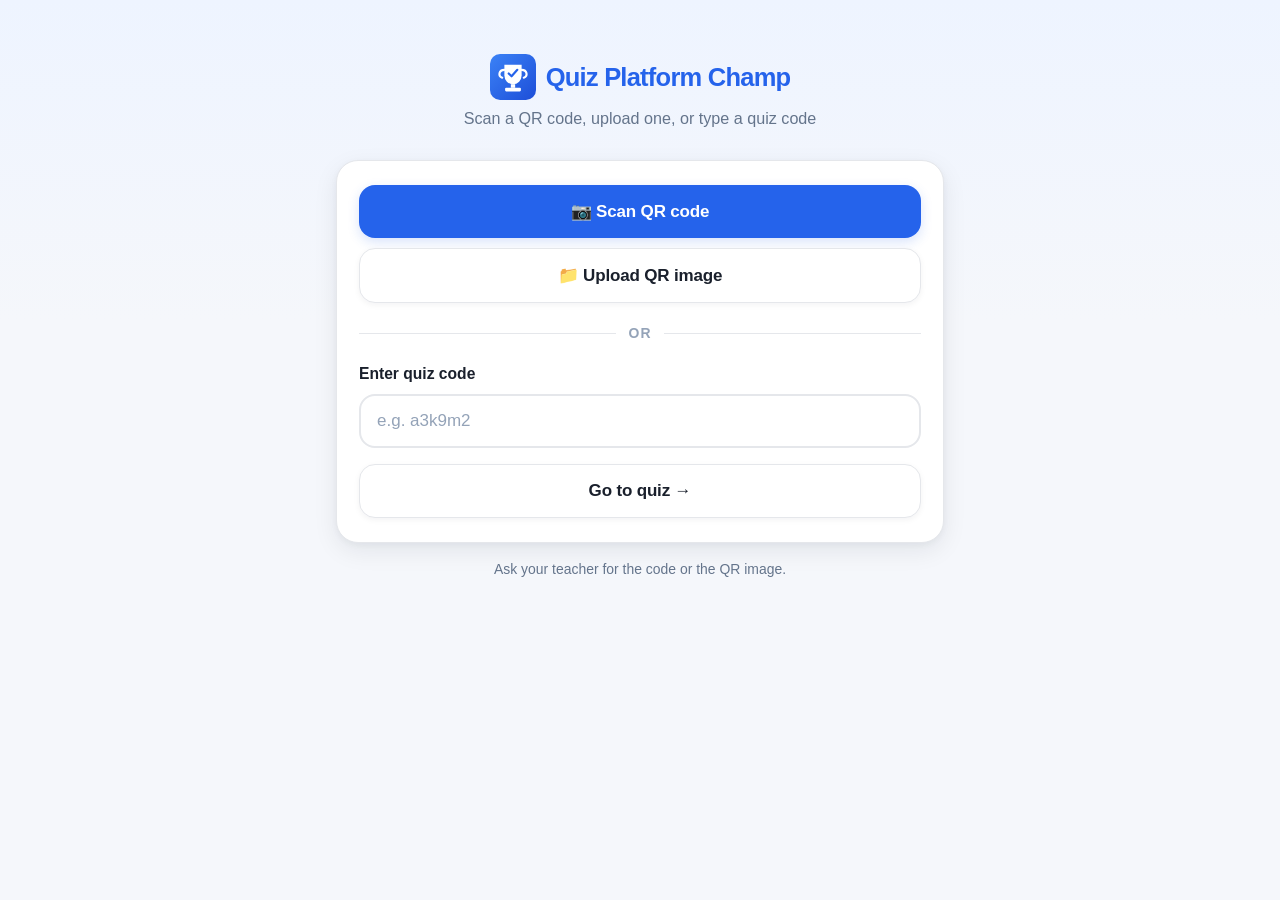
<file: index.html>
<!DOCTYPE html>
<html lang="en">
<head>
<meta charset="utf-8">
<meta name="viewport" content="width=device-width,initial-scale=1,maximum-scale=1,user-scalable=no">
<meta name="theme-color" content="#2563eb">
<title>Quiz Platform Champ</title>
<link rel="icon" type="image/svg+xml" href="./assets/logo-icon.svg">
<link rel="manifest" href="./manifest.json">
<link rel="apple-touch-icon" href="./assets/icon-192.png">
<meta name="apple-mobile-web-app-capable" content="yes">
<meta name="apple-mobile-web-app-status-bar-style" content="default">
<meta name="apple-mobile-web-app-title" content="Quiz Champ">
<link rel="stylesheet" href="./assets/quiz.css">
</head>
<body>

<div class="wrap">

  <!-- LOADING -->
  <section class="screen" id="screen-loading">
    <div class="spinner"></div>
    <p style="text-align:center;color:#64748b">Loading quiz…</p>
  </section>

  <!-- WELCOME -->
  <section class="screen" id="screen-welcome">

    <div class="install-banner hidden" id="installBanner">
      <div class="install-icon">📲</div>
      <div class="install-info">
        <div class="install-title">Install Quiz Champ</div>
        <div class="install-desc" id="installDesc">Add to your home screen</div>
      </div>
      <button class="install-btn" id="btnInstall">Install</button>
      <button class="install-close" id="btnDismissInstall" aria-label="Dismiss">✕</button>
    </div>

    <div class="entry-logo" style="display:flex;align-items:center;justify-content:center;gap:10px">
      <img src="./assets/logo-icon.svg" alt="" width="46" height="46">
      <span>Quiz Platform <strong style="color:var(--accent);font-weight:800">Champ</strong></span>
    </div>
    <div class="entry-sub">Scan a QR code, upload one, or type a quiz code</div>

    <div class="card">
      <button class="block" id="btnScanQR" style="margin-bottom:10px">
        📷 Scan QR code
      </button>

      <button class="block ghost" id="btnUploadQR">
        📁 Upload QR image
      </button>

      <div class="welcome-divider">or</div>

      <label class="field">
        <span>Enter quiz code</span>
        <input type="text" id="inCode" autocomplete="off"
               placeholder="e.g. a3k9m2"
               autocapitalize="off" autocorrect="off" spellcheck="false">
      </label>
      <button class="block ghost" id="btnGoCode">Go to quiz →</button>

      <div id="welcomeErr" class="info-line" style="background:#fee2e2;color:#991b1b;display:none;margin-top:14px"></div>
    </div>

    <p class="muted" style="text-align:center;font-size:.82rem">
      Ask your teacher for the code or the QR image.
    </p>
  </section>

  <!-- QR SCANNER -->
  <section class="screen" id="screen-scanner">
    <div class="scanner-wrap">
      <div class="scanner-head">
        <button class="ghost small" id="btnCloseScanner">← Back</button>
        <span id="scannerTitle">Point at the QR code</span>
      </div>
      <div id="qr-reader"></div>
      <p class="scanner-hint" id="scannerHint">Hold steady…</p>
    </div>
  </section>

  <!-- ENTRY -->
  <section class="screen" id="screen-entry">
    <div class="entry-logo" style="display:flex;align-items:center;justify-content:center;gap:10px">
      <img src="./assets/logo-icon.svg" alt="" width="46" height="46">
      <span>Quiz Platform <strong style="color:var(--accent);font-weight:800">Champ</strong></span>
    </div>
    <div class="entry-sub">Please enter your details to begin</div>

    <div class="card">
      <label class="field">
        <span>Student number</span>
        <input type="text" id="inStudentNo" inputmode="numeric" autocomplete="off" placeholder="e.g. 11-05075">
      </label>

      <label class="field">
        <span>Full name</span>
        <input type="text" id="inName" autocomplete="off" placeholder="Dela Cruz, Juan P. Jr.">
      </label>
      <p class="muted" style="margin:-8px 0 14px;font-size:.82rem">
        Format: <strong>Last Name, First Name M.I. Suffix</strong>
      </p>

      <div id="entryErr" class="info-line" style="background:#fee2e2;color:#991b1b;display:none"></div>

      <button class="block" id="btnStart">Start quiz</button>

      <p class="muted" style="text-align:center;margin-top:14px;font-size:.82rem">
        Leaving this page will be recorded. Three warnings are allowed before your quiz submits automatically.
      </p>
    </div>
  </section>

  <!-- QUIZ -->
  <section class="screen" id="screen-quiz">
    <div class="card">
      <div class="quiz-header">
        <div>Quiz</div>
        <div class="right" id="quizTitle"></div>
      </div>
      <div class="progress"><i id="progressFill"></i></div>
      <div style="display:flex;justify-content:space-between;align-items:center;margin-bottom:16px">
  <div style="font-size:.85rem;color:#64748b" id="qCounter">Question 1 of 10</div>
  <button class="ghost small" id="btnViewAll" style="padding: 4px 10px; font-size: 0.75rem;">View all</button>
</div>

      <div id="passageBox" class="passage-box" style="display:none">
        <div id="passageTitle" class="p-title"></div>
        <div id="passageText" class="p-text"></div>
      </div>

      <div class="q-text" id="questionText"></div>
      <div class="choices" id="choices"></div>
    </div>
  </section>

  <!-- REVIEW -->
  <section class="screen" id="screen-review">
    <div class="card">
      <div class="quiz-header" style="align-items: flex-start; flex-direction: column; gap: 10px;">
        <button class="ghost small" id="btnBackToQuiz" style="align-self: flex-start;">← Back to quiz</button>
        <div class="right" id="reviewTitle" style="align-self: flex-end; margin-top: -34px;"></div>
      </div>
      <p class="muted" style="margin:0 0 16px">
        Check everything before submitting. Click <strong>Edit</strong> on any question to change your answer.
      </p>
      <div id="reviewList"></div>
    </div>
  </section>

  <!-- DONE -->
  <section class="screen" id="screen-done">
    <div class="card">
      <div class="done-icon" id="doneIcon">✅</div>
      <div class="done-title" id="doneTitle">Submitted</div>
      <p class="muted" style="text-align:center" id="doneSub">Your answers have been sent to your teacher.</p>

      <div class="score-big" id="doneScore">—</div>
      <div class="score-sub" id="donePercent">—</div>
      <div class="info-line" id="doneTime">Time used: —</div>

      <button class="block" id="btnDoneHome" style="margin-top:20px">
        🏠 Finish &amp; return home
      </button>

      <p class="muted" style="text-align:center;margin-top:12px;font-size:.82rem">
        Your answers are saved. This device is now clear for the next student.
      </p>
    </div>
  </section>

  <!-- ERROR -->
  <section class="screen" id="screen-error">
    <div class="card err-card">
      <div class="err-icon" id="errIcon">⚠️</div>
      <p id="errMsg" style="color:#64748b"></p>
    </div>
  </section>

</div>

<!-- BOTTOM BAR -->
<div class="bottom-bar hidden" id="bottomBar">
  <div class="info">
    <div class="timer" id="timer">0:00</div>
    <div class="warn hidden" id="warnBadge"></div>
  </div>
  <button id="btnNext" disabled>Next</button>
</div>

<!-- WARNING MODAL -->
<div class="modal-back hidden" id="modalWarning">
  <div class="modal">
    <div class="icon">⚠️</div>
    <h2 id="warnCount">Warning 1 of 3</h2>
    <p id="warnBody"></p>
    <button class="block" id="btnWarnOk">I understand</button>
  </div>
</div>

<script type="module">
/* ============================================================
   PWA INSTALL BANNER
   ============================================================ */
let deferredInstallPrompt = null;
const installBanner = document.getElementById('installBanner');
const installDesc   = document.getElementById('installDesc');

function isStandalone() {
  return window.matchMedia('(display-mode: standalone)').matches ||
         window.navigator.standalone === true;
}
function wasDismissedRecently() {
  try {
    const d = localStorage.getItem('pwa_install_dismissed');
    if (!d) return false;
    return Date.now() - parseInt(d, 10) < 7 * 24 * 3600 * 1000;
  } catch (_) { return false; }
}
function showInstallBanner() {
  if (isStandalone()) return;
  if (wasDismissedRecently()) return;
  if (!installBanner) return;

  const isiOS = /iphone|ipad|ipod/i.test(navigator.userAgent);
  if (isiOS) {
    installDesc.textContent = 'Tap Share → Add to Home Screen';
    installBanner.classList.remove('hidden');
    document.getElementById('btnInstall').style.display = 'none';
    return;
  }
  if (deferredInstallPrompt) {
    installDesc.textContent = 'Add to your home screen';
    installBanner.classList.remove('hidden');
  }
}

window.addEventListener('beforeinstallprompt', (e) => {
  e.preventDefault();
  deferredInstallPrompt = e;
  showInstallBanner();
});
window.addEventListener('appinstalled', () => {
  installBanner.classList.add('hidden');
  deferredInstallPrompt = null;
  try { localStorage.setItem('pwa_install_dismissed', String(Date.now())); } catch (_) {}
});

document.getElementById('btnInstall').addEventListener('click', async () => {
  if (!deferredInstallPrompt) return;
  deferredInstallPrompt.prompt();
  try {
    const { outcome } = await deferredInstallPrompt.userChoice;
    if (outcome === 'accepted') installBanner.classList.add('hidden');
  } catch (_) {}
  deferredInstallPrompt = null;
});
document.getElementById('btnDismissInstall').addEventListener('click', () => {
  installBanner.classList.add('hidden');
  try { localStorage.setItem('pwa_install_dismissed', String(Date.now())); } catch (_) {}
});

if (/iphone|ipad|ipod/i.test(navigator.userAgent) && !isStandalone() && !wasDismissedRecently()) {
  showInstallBanner();
}

/* ============================================================
   SERVICE WORKER
   ============================================================ */
if ('serviceWorker' in navigator) {
  window.addEventListener('load', () => {
    navigator.serviceWorker.register('./sw.js').catch(() => {});
  });
}

/* ============================================================
   ROUTER
   ============================================================ */
const params = new URLSearchParams(location.search);
window.__QUIZ_CODE__ = params.get('q') || '';

function showScreen(name) {
  ['loading','welcome','scanner','entry','quiz','review','done','error'].forEach(s => {
    const el = document.getElementById('screen-' + s);
    if (el) el.classList.toggle('active', s === name);
  });
}

if (!window.__QUIZ_CODE__) {
  showScreen('welcome');

  const inCode  = document.getElementById('inCode');
  const errEl   = document.getElementById('welcomeErr');
  const hint    = document.getElementById('scannerHint');
  const sTitle  = document.getElementById('scannerTitle');

  let scanner = null;
  let scannerActive = false;

  function goToCode(raw) {
    let code = String(raw || '').trim().toLowerCase();
    if (!code) return false;
    try {
      if (code.includes('/') || code.includes('?')) {
        const u = new URL(code, location.origin);
        const q = u.searchParams.get('q');
        if (q) code = q.toLowerCase();
      }
    } catch (_) {}
    code = code.replace(/\/+$/, '');
    if (!code) return false;
    location.search = '?q=' + encodeURIComponent(code);
    return true;
  }

  document.getElementById('btnGoCode').addEventListener('click', () => {
    if (!goToCode(inCode.value)) {
      errEl.textContent = 'Enter a quiz code.';
      errEl.style.display = 'block';
    }
  });
  inCode.addEventListener('keydown', (e) => {
    if (e.key === 'Enter') document.getElementById('btnGoCode').click();
  });
  inCode.addEventListener('input', () => { errEl.style.display = 'none'; });

  async function loadHtml5Qrcode() {
    if (window.Html5Qrcode) return window.Html5Qrcode;
    await new Promise((resolve, reject) => {
      const s = document.createElement('script');
      s.src = 'https://unpkg.com/html5-qrcode@2.3.8/html5-qrcode.min.js';
      s.onload = resolve;
      s.onerror = () => reject(new Error('Could not load QR library. Check your internet.'));
      document.head.appendChild(s);
    });
    return window.Html5Qrcode;
  }

  async function startScanner() {
    sTitle.textContent = 'Point at the QR code';
    showScreen('scanner');
    hint.textContent = 'Starting camera…';
    hint.style.color = '';
    try {
      const Html5Qrcode = await loadHtml5Qrcode();
      scanner = new Html5Qrcode('qr-reader');
      scannerActive = true;
      await scanner.start(
        { facingMode: 'environment' },
        { fps: 10, qrbox: { width: 250, height: 250 }, aspectRatio: 1.0 },
        (decoded) => {
          stopScanner();
          if (!goToCode(decoded)) {
            showScreen('welcome');
            errEl.textContent = 'That QR code was not a valid quiz code.';
            errEl.style.display = 'block';
          }
        },
        () => {}
      );
      hint.textContent = 'Point at the QR code';
    } catch (err) {
      hint.textContent = err.message || 'Could not start the camera.';
      hint.style.color = '#dc2626';
      setTimeout(() => { if (!scannerActive) showScreen('welcome'); }, 3000);
    }
  }

  async function stopScanner() {
    if (scanner && scannerActive) {
      try { await scanner.stop(); } catch (_) {}
      try { scanner.clear(); } catch (_) {}
    }
    scanner = null;
    scannerActive = false;
  }

  document.getElementById('btnScanQR').addEventListener('click', startScanner);
  document.getElementById('btnCloseScanner').addEventListener('click', async () => {
    await stopScanner();
    showScreen('welcome');
  });

  function pickQRFile() {
    const input = document.createElement('input');
    input.type = 'file';
    input.accept = 'image/*';
    input.style.position = 'fixed';
    input.style.left = '-9999px';
    document.body.appendChild(input);
    input.onchange = async (e) => {
      const file = e.target.files && e.target.files[0];
      document.body.removeChild(input);
      if (!file) return;
      await decodeQRFile(file);
    };
    input.click();
  }

  async function decodeQRFile(file) {
    sTitle.textContent = 'Reading QR image…';
    hint.textContent = 'Decoding…';
    hint.style.color = '';
    showScreen('scanner');
    const readerEl = document.getElementById('qr-reader');
    readerEl.innerHTML = '';
    try {
      const Html5Qrcode = await loadHtml5Qrcode();
      const tempId = 'qr-reader-temp';
      let temp = document.getElementById(tempId);
      if (!temp) {
        temp = document.createElement('div');
        temp.id = tempId;
        temp.style.cssText = 'position:absolute;left:-9999px;top:0;width:300px;height:300px;';
        document.body.appendChild(temp);
      }
      const helper = new Html5Qrcode(tempId, { verbose: false });
      let decoded = null;
      try {
        decoded = await helper.scanFile(file, false);
      } finally {
        try { helper.clear(); } catch (_) {}
        try { temp.remove(); } catch (_) {}
      }
      if (!decoded) throw new Error('No QR code found in that image.');
      hint.textContent = 'QR found!';
      if (!goToCode(decoded)) {
        showScreen('welcome');
        errEl.textContent = 'That QR code was not a valid quiz code.';
        errEl.style.display = 'block';
      }
    } catch (err) {
      showScreen('welcome');
      errEl.textContent =
        'Could not read that image. Make sure it clearly shows a QR code ' +
        'and try a brighter, less blurry photo.';
      errEl.style.display = 'block';
    }
  }

  document.getElementById('btnUploadQR').addEventListener('click', pickQRFile);

} else {
  showScreen('entry');
  await import('./assets/quiz.js');
}
</script>

<script type="module">
/* ============================================================
   ENTRY FORM VALIDATION + AUTO-DASH STUDENT NUMBER
   ============================================================ */
const errEl    = document.getElementById('entryErr');
const inName   = document.getElementById('inName');
const inNum    = document.getElementById('inStudentNo');
const btnStart = document.getElementById('btnStart');

function showEntryError(msg) { errEl.textContent = msg; errEl.style.display = 'block'; }
function hideEntryError() { errEl.style.display = 'none'; }

inName.addEventListener('input', hideEntryError);
inNum.addEventListener('input', hideEntryError);

/* ---------- auto-format: single dash after the 2nd digit ----------
   1         -> 1
   11        -> 11
   110       -> 11-0
   1105      -> 11-05
   11050     -> 11-050
   1105075   -> 11-05075
   12345678  -> 12-345678
   ------------------------------------------------------------------ */
function formatStudentNumber(raw) {
  const digits = String(raw || '').replace(/\D/g, '').slice(0, 20);
  if (digits.length <= 2) return digits;
  return digits.slice(0, 2) + '-' + digits.slice(2);
}

inNum.addEventListener('input', () => {
  const formatted = formatStudentNumber(inNum.value);
  if (inNum.value !== formatted) {
    inNum.value = formatted;
    try { inNum.setSelectionRange(formatted.length, formatted.length); } catch (_) {}
  }
});

if (inNum.value) inNum.value = formatStudentNumber(inNum.value);

/* ---------- submit validation ---------- */
btnStart.addEventListener('click', (e) => {
  const num  = inNum.value.trim();
  const name = inName.value.trim();

  if (!num) {
    e.preventDefault(); e.stopImmediatePropagation();
    showEntryError('Enter your student number.');
    return;
  }
  if (!name) {
    e.preventDefault(); e.stopImmediatePropagation();
    showEntryError('Enter your full name.');
    return;
  }

  if (!name.includes(',')) {
    const proceed = window.confirm(
      'The expected format is:\n\n' +
      '    Last Name, First Name M.I. Suffix\n\n' +
      'Example:  Dela Cruz, Juan P. Jr.\n\n' +
      'Your name is:  "' + name + '"\n\n' +
      'Is this correct?\n\n' +
      'OK = continue with this name\n' +
      'Cancel = go back and edit it'
    );
    if (!proceed) {
      e.preventDefault(); e.stopImmediatePropagation();
      inName.focus(); inName.select();
      return;
    }
  }

  hideEntryError();
}, true);
</script>

</body>
</html>
</file>
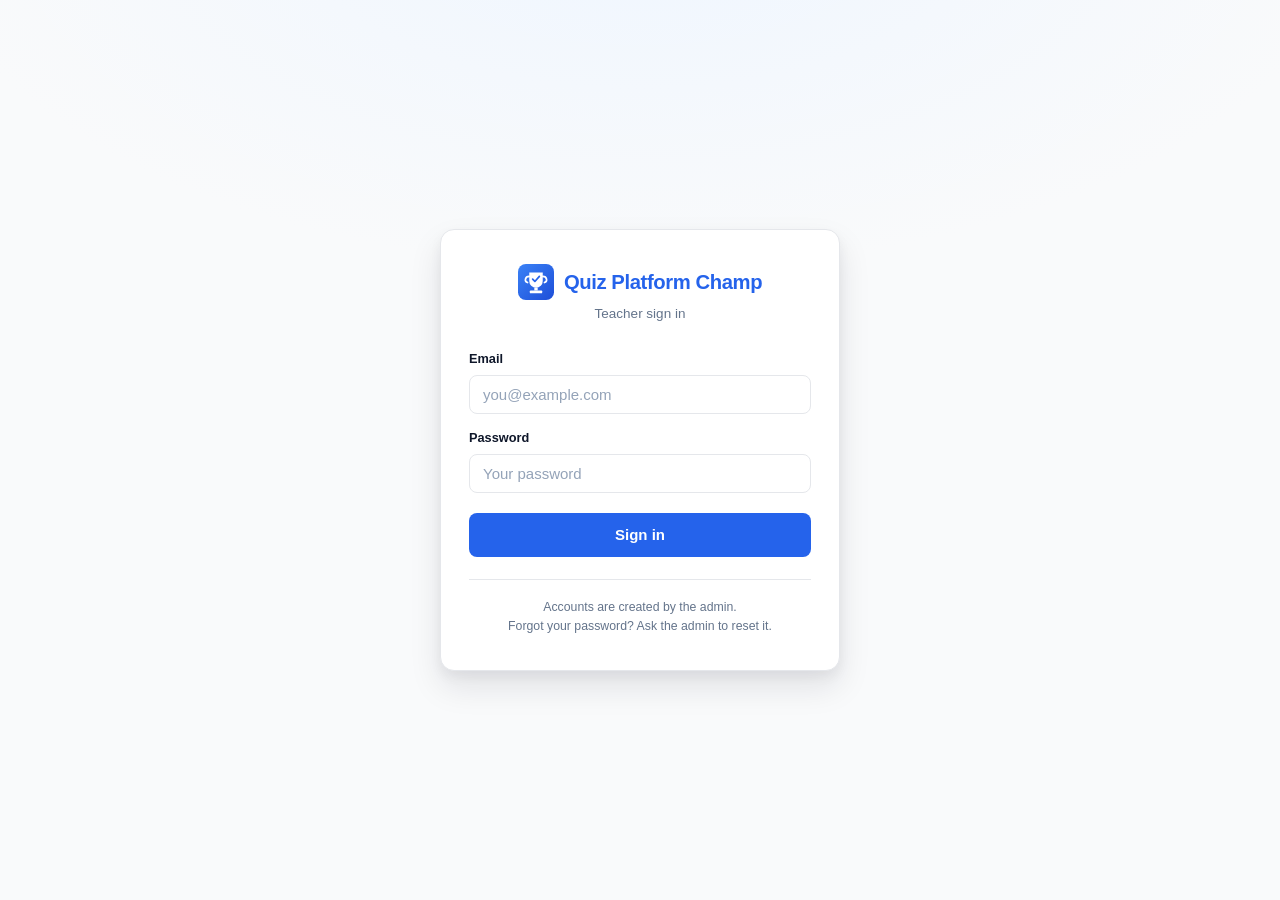
<file: admin/index.html>
<!DOCTYPE html>
<html lang="en">
<head>
<meta charset="utf-8">
<meta name="viewport" content="width=device-width,initial-scale=1">
<title>Login · Quiz Platform Champ</title>
<link rel="stylesheet" href="../assets/admin/admin.css">
</head>
<body>

<div class="login-wrap">
  <form class="login-card" id="loginForm" autocomplete="on">
<div class="logo" style="display:flex;align-items:center;justify-content:center;gap:10px">
  <img src="../assets/logo-icon.svg" alt="" width="36" height="36">
  <span>Quiz Platform <strong style="color:var(--primary);font-weight:800">Champ</strong></span>
</div>
    <div class="sub">Teacher sign in</div>

    <div id="msg" class="msg error hidden"></div>

    <label class="field">
      <span>Email</span>
      <input type="email" id="email" name="email"
             autocomplete="username" required
             placeholder="you@example.com">
    </label>

    <label class="field">
      <span>Password</span>
      <input type="password" id="password" name="password"
             autocomplete="current-password" required
             placeholder="Your password">
    </label>

    <button type="submit" id="btnLogin">Sign in</button>

    <div class="login-footer">
      Accounts are created by the admin.<br>
      Forgot your password? Ask the admin to reset it.
    </div>
  </form>
</div>

<script type="module">
import { signIn, getSession } from '../assets/supabase.js';

const form   = document.getElementById('loginForm');
const msg    = document.getElementById('msg');
const btn    = document.getElementById('btnLogin');
const email  = document.getElementById('email');
const pw     = document.getElementById('password');

/* ---------- if already signed in, skip the login page ---------- */
(async () => {
  const session = await getSession();
  if (session) location.replace('dashboard.html');
})();

/* ---------- error display ---------- */
function showError(text) {
  msg.textContent = text;
  msg.classList.remove('hidden', 'success');
  msg.classList.add('error');
}
function hideError() {
  msg.classList.add('hidden');
}

/* ---------- friendly messages for common Supabase errors ---------- */
function friendlyError(err) {
  const m = (err?.message || '').toLowerCase();
  if (m.includes('invalid login'))       return 'Wrong email or password.';
  if (m.includes('email not confirmed')) return 'This account has not been confirmed. Ask the admin.';
  if (m.includes('rate limit') || m.includes('too many'))
                                          return 'Too many attempts. Please wait a minute and try again.';
  if (m.includes('failed to fetch') || m.includes('network'))
                                          return 'Cannot reach the server. Check your internet connection.';
  return err?.message || 'Sign in failed. Please try again.';
}

/* ---------- submit ---------- */
form.addEventListener('submit', async (e) => {
  e.preventDefault();
  hideError();

  const e1 = email.value.trim();
  const p1 = pw.value;
  if (!e1 || !p1) { showError('Enter your email and password.'); return; }

  btn.disabled = true;
  btn.textContent = 'Signing in…';

  try {
    await signIn(e1, p1);
    location.replace('dashboard.html');
  } catch (err) {
    showError(friendlyError(err));
    btn.disabled = false;
    btn.textContent = 'Sign in';
    pw.select();
  }
});
</script>
</body>
</html>
</file>
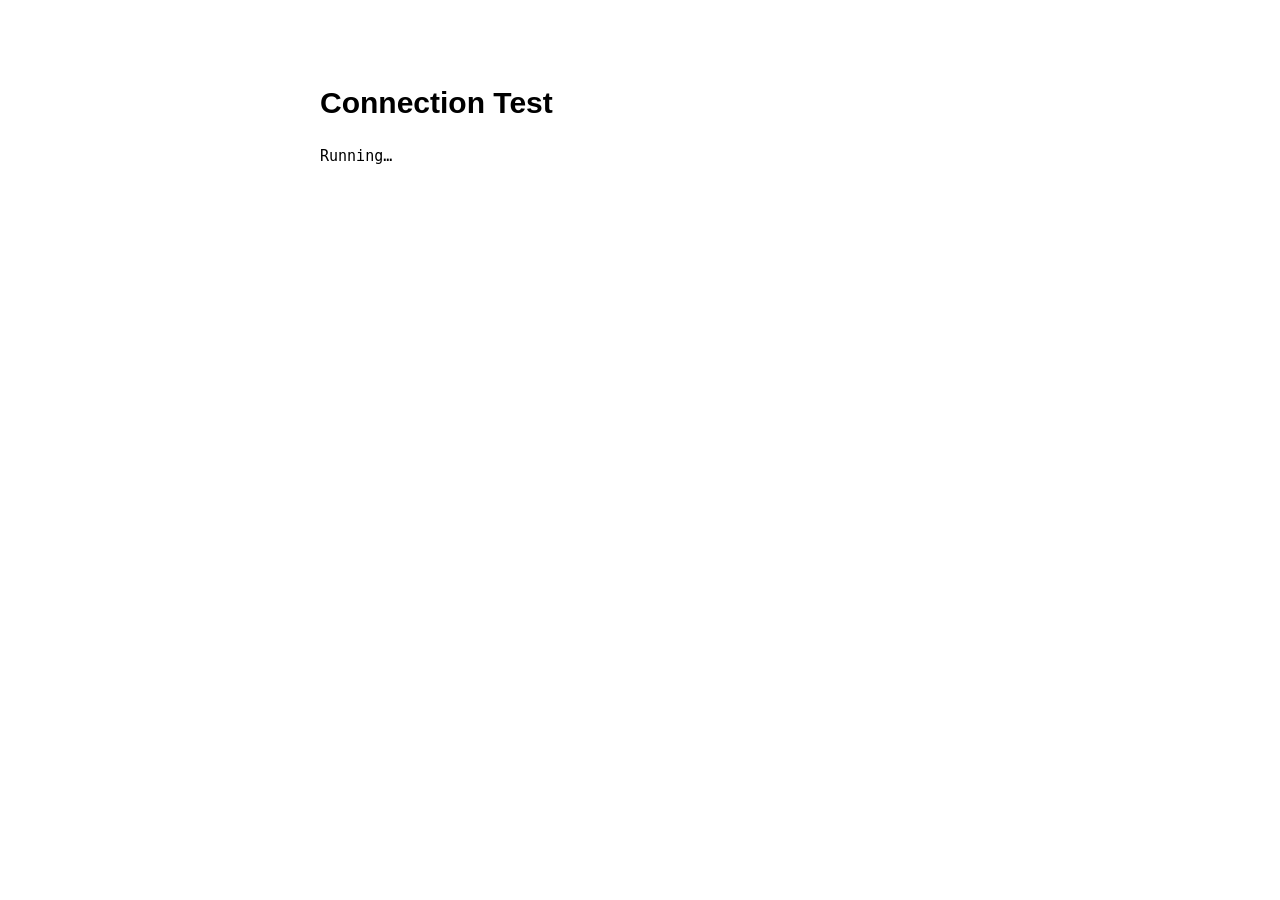
<file: test.html>
<!DOCTYPE html>
<html>
<head>
<meta charset="utf-8">
<title>Connection Test</title>
<style>
  body{font:15px/1.5 -apple-system,BlinkMacSystemFont,"Segoe UI",Roboto,sans-serif;
       max-width:640px;margin:40px auto;padding:20px}
  .ok{color:#0a7d2c;font-weight:600}
  .bad{color:#b00020;font-weight:600}
  code{background:#f2f4f8;padding:2px 6px;border-radius:4px}
</style>
</head>
<body>
<h1>Connection Test</h1>
<pre id="out">Running…</pre>

<script type="module">
import {
  supabase, startAttempt, signIn,
} from './assets/supabase.js';
import { SUPABASE_URL } from './assets/config.js';

const out = document.getElementById('out');
const log = (s, cls='') => { out.innerHTML += `\n<span class="${cls}">${s}</span>`; };
out.textContent = '';

try {
  log(`Supabase URL: ${SUPABASE_URL}`);

  // 1. can we reach the project at all?
  const { error: pingErr } = await supabase.from('subjects').select('id').limit(1);
  if (pingErr && pingErr.code !== 'PGRST301' && !/permission/i.test(pingErr.message)) {
    throw new Error(`Reach project failed: ${pingErr.message}`);
  }
  log('✅ Reached Supabase project', 'ok');

  // 2. is the anon key accepted? (RLS should block, not reject)
  log('✅ Anon key accepted (RLS blocks reads as expected)', 'ok');

  // 3. are the RPCs deployed?
  const { error: rpcErr } = await supabase.rpc('start_attempt', {
    p_quiz_code: '__nonexistent__',
    p_student_number: '0',
    p_student_name: 'test',
  });
  if (rpcErr && /could not find|does not exist/i.test(rpcErr.message)) {
    throw new Error('RPC start_attempt missing — did you run schema.sql?');
  }
  log('✅ RPC start_attempt exists (returned expected "Quiz not found")', 'ok');

  log('\nAll good. Now sign in from admin/index.html.', 'ok');
} catch (e) {
  log(`\n❌ ${e.message}`, 'bad');
}
</script>
</body>
</html>
</file>
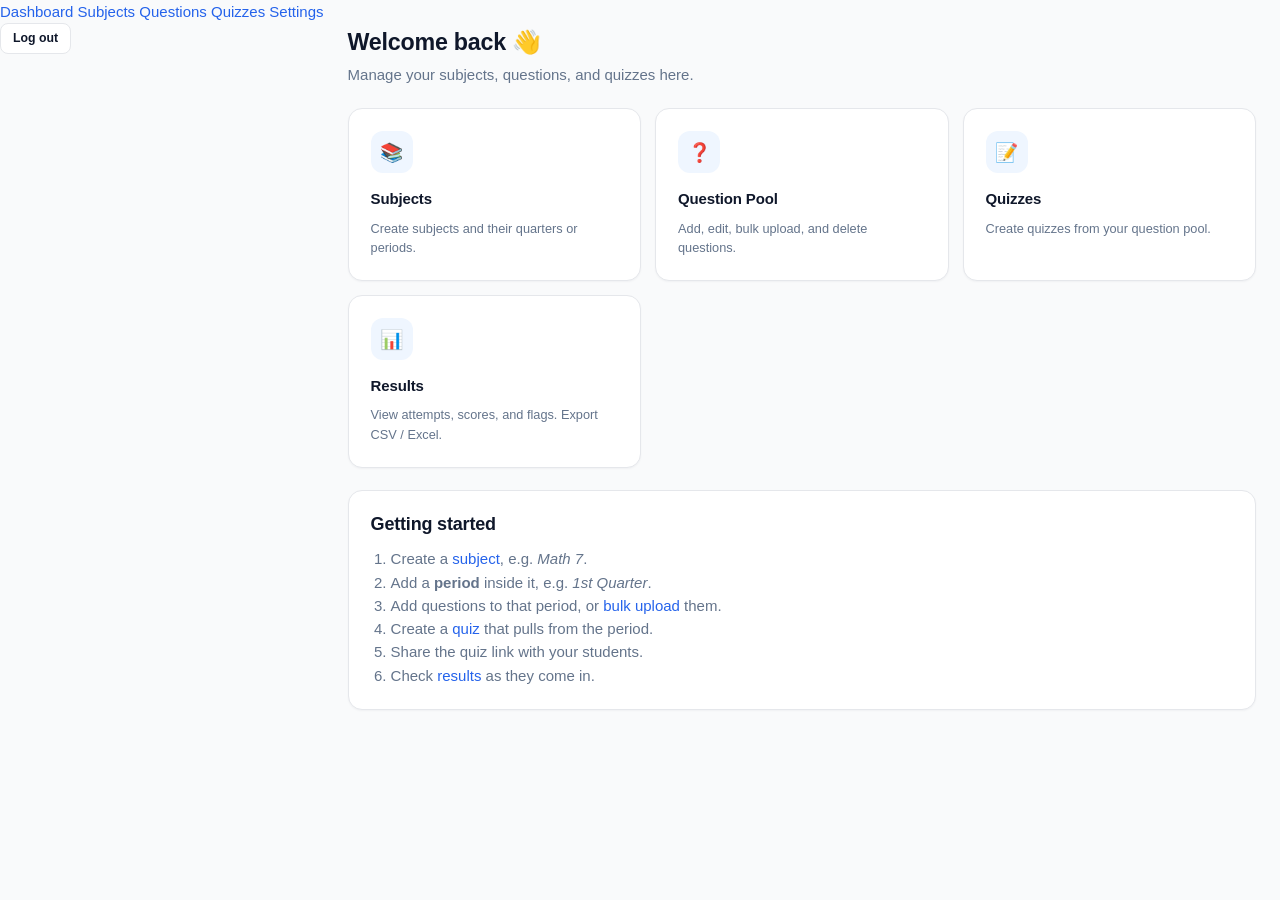
<file: admin/dashboard.html>
<!DOCTYPE html>
<html lang="en">
<head>
<meta charset="utf-8">
<meta name="viewport" content="width=device-width,initial-scale=1">
<title>Dashboard · Quiz Platform Champ</title>
<link rel="icon" type="image/svg+xml" href="../assets/logo-icon.svg">
<link rel="stylesheet" href="../assets/admin/admin.css">
</head>
<body>

<header class="topbar">
  <nav>
    <a href="dashboard.html" class="active">Dashboard</a>
    <a href="subjects.html">Subjects</a>
    <a href="questions.html">Questions</a>
    <a href="quizzes.html">Quizzes</a>
    <a href="settings.html">Settings</a>
  </nav>
  <div class="user">
    <span class="email" id="userEmail"></span>
    <button class="ghost small" id="btnLogout">Log out</button>
  </div>
</header>

<main class="container">
  <h1>Welcome back 👋</h1>
  <p style="color:var(--text-muted);margin-top:-6px">
    Manage your subjects, questions, and quizzes here.
  </p>

  <div class="grid" style="margin-top:22px">

    <a class="tile" href="subjects.html">
      <div class="ico">📚</div>
      <div class="title">Subjects</div>
      <div class="desc">Create subjects and their quarters or periods.</div>
    </a>

    <a class="tile" href="questions.html">
      <div class="ico">❓</div>
      <div class="title">Question Pool</div>
      <div class="desc">Add, edit, bulk upload, and delete questions.</div>
    </a>

    <a class="tile" href="quizzes.html">
      <div class="ico">📝</div>
      <div class="title">Quizzes</div>
      <div class="desc">Create quizzes from your question pool.</div>
    </a>

    <a class="tile" href="quizzes.html#results">
      <div class="ico">📊</div>
      <div class="title">Results</div>
      <div class="desc">View attempts, scores, and flags. Export CSV / Excel.</div>
    </a>

  </div>

  <div class="card" style="margin-top:22px">
    <h2>Getting started</h2>
    <ol style="margin:0;padding-left:20px;color:var(--text-muted)">
      <li>Create a <a href="subjects.html">subject</a>, e.g. <em>Math 7</em>.</li>
      <li>Add a <strong>period</strong> inside it, e.g. <em>1st Quarter</em>.</li>
      <li>Add questions to that period, or <a href="questions.html">bulk upload</a> them.</li>
      <li>Create a <a href="quizzes.html">quiz</a> that pulls from the period.</li>
      <li>Share the quiz link with your students.</li>
      <li>Check <a href="quizzes.html#results">results</a> as they come in.</li>
    </ol>
  </div>
</main>

<script type="module">
import { requireAuth, signOut, getUser } from '../assets/supabase.js';

const session = await requireAuth('index.html');
if (!session) throw new Error('redirecting');

const user = await getUser();
document.getElementById('userEmail').textContent = user?.email || '';

document.getElementById('btnLogout').addEventListener('click', async (e) => {
  e.preventDefault();
  await signOut();
  location.replace('index.html');
});
</script>
</body>
</html>
</file>
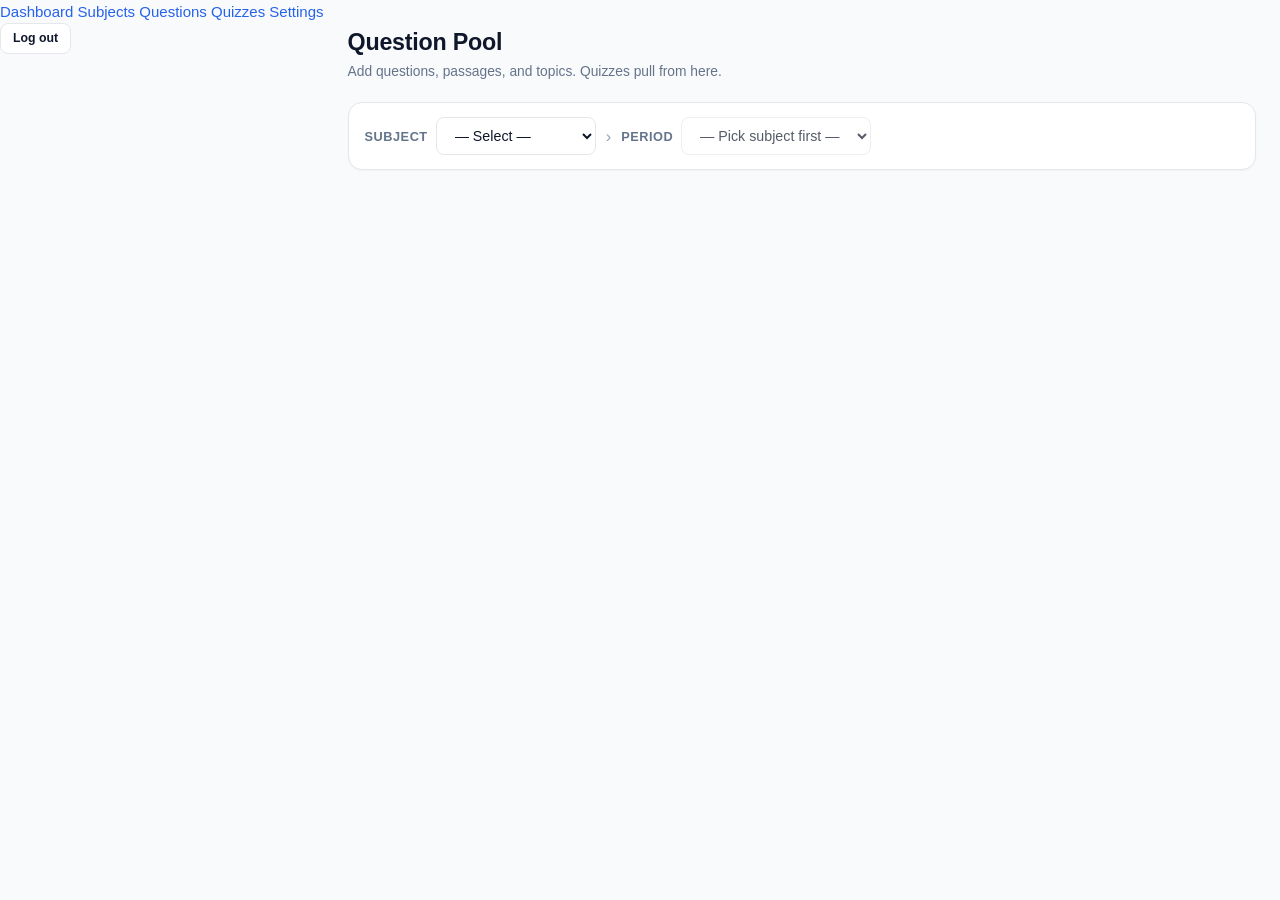
<file: admin/questions.html>
<!DOCTYPE html>
<html lang="en">
<head>
<meta charset="utf-8">
<meta name="viewport" content="width=device-width,initial-scale=1">
<title>Questions · Quiz Platform Champ</title>
<link rel="icon" type="image/svg+xml" href="../assets/logo-icon.svg">
<link rel="stylesheet" href="../assets/admin/admin.css">
<style>
  .page-head { display: flex; justify-content: space-between; align-items: flex-start; gap: 16px; flex-wrap: wrap; margin-bottom: 20px; }
  .page-head h1 { margin-bottom: 4px; }
  .page-head .sub { color: var(--text-muted); font-size: .92rem; margin: 0; }

  .selector-bar { display: flex; gap: 10px; align-items: center; flex-wrap: wrap; padding: 14px 16px;
    background: var(--card); border: 1px solid var(--border); border-radius: var(--radius-lg);
    box-shadow: var(--shadow-xs); margin-bottom: 18px; }
  .selector-bar label { display: flex; align-items: center; gap: 8px; font-size: .85rem; font-weight: 600;
    color: var(--text-muted); text-transform: uppercase; letter-spacing: .04em; }
  .selector-bar select { width: auto; min-width: 160px; padding: 9px 14px; font-size: .95rem; font-weight: 500; }
  .selector-bar .divider { color: var(--text-subtle); font-size: 1.1rem; }

  .tabs { display: flex; gap: 4px; margin-bottom: 16px; padding: 4px; background: var(--card);
    border: 1px solid var(--border); border-radius: 12px; box-shadow: var(--shadow-xs); width: fit-content; }
  .tabs button { background: transparent; color: var(--text-muted); border: 0; border-radius: 9px;
    padding: 9px 18px; font-size: .9rem; font-weight: 600; cursor: pointer; box-shadow: none;
    transition: background .12s, color .12s; }
  .tabs button:hover { background: var(--card-hover); color: var(--text); box-shadow: none; }
  .tabs button.active { background: var(--primary); color: #fff; box-shadow: 0 2px 6px rgba(37,99,235,.25); }
  .tabs button.active:hover { background: var(--primary); color: #fff; }
  .tabs .count { display: inline-block; margin-left: 6px; padding: 1px 7px; border-radius: 99px;
    background: rgba(255,255,255,.25); font-size: .75rem; font-weight: 700; }
  .tabs button:not(.active) .count { background: var(--border); color: var(--text-muted); }

  .empty-hero { background: var(--card); border: 1px solid var(--border); border-radius: var(--radius-lg);
    box-shadow: var(--shadow-xs); padding: 60px 30px; text-align: center; }
  .empty-hero .icon { display: inline-flex; align-items: center; justify-content: center;
    width: 72px; height: 72px; border-radius: 20px; background: var(--primary-soft); color: var(--primary);
    font-size: 2rem; margin-bottom: 18px; }
  .empty-hero h2 { font-size: 1.3rem; margin: 0 0 8px; }
  .empty-hero p { color: var(--text-muted); font-size: .95rem; max-width: 440px; margin: 0 auto 22px; line-height: 1.6; }
  .empty-hero .actions { display: flex; gap: 10px; justify-content: center; flex-wrap: wrap; }

  .q-grid { display: grid; grid-template-columns: repeat(auto-fill, minmax(340px, 1fr)); gap: 14px; }
  @media (max-width: 500px) { .q-grid { grid-template-columns: 1fr; } }

  .q-card { background: var(--card); border: 1px solid var(--border); border-radius: var(--radius-lg);
    box-shadow: var(--shadow-xs); padding: 18px; display: flex; flex-direction: column;
    transition: border-color .15s, box-shadow .15s; }
  .q-card:hover { border-color: var(--border-strong); box-shadow: var(--shadow-sm); }
  .q-card-head { display: flex; align-items: center; justify-content: space-between; gap: 10px;
    margin-bottom: 12px; font-size: .78rem; color: var(--text-subtle); text-transform: uppercase;
    letter-spacing: .05em; font-weight: 700; }
  .q-card-head .left { display: flex; gap: 8px; align-items: center; flex-wrap: wrap; }
  .q-tag { padding: 3px 9px; border-radius: 99px; font-size: .7rem; font-weight: 700;
    display: inline-flex; align-items: center; gap: 4px; }
  .q-tag.passage { background: var(--primary-soft); color: var(--primary); }
  .q-tag.topic { background: #f0fdf4; color: #166534; border: 1px solid #bbf7d0; }
  .q-served { font-weight: 500; text-transform: none; letter-spacing: 0; font-size: .75rem; }
  .q-text { font-size: 1rem; font-weight: 600; line-height: 1.5; color: var(--text); margin-bottom: 14px; }
  .q-choices { list-style: none; padding: 0; margin: 0 0 14px; display: flex; flex-direction: column; gap: 5px; }
  .q-choices li { padding: 8px 12px; border-radius: 8px; background: var(--bg); font-size: .88rem;
    line-height: 1.4; display: flex; gap: 9px; align-items: flex-start; color: var(--text-muted); }
  .q-choices li .letter { flex: 0 0 20px; height: 20px; border-radius: 50%; background: var(--border);
    color: var(--text-muted); display: flex; align-items: center; justify-content: center;
    font-size: .7rem; font-weight: 800; margin-top: 1px; }
  .q-choices li.correct { background: var(--success-soft); color: var(--success); font-weight: 600; }
  .q-choices li.correct .letter { background: var(--success); color: #fff; }
  .q-card-foot { display: flex; gap: 6px; justify-content: flex-end; padding-top: 12px;
    border-top: 1px solid var(--border); margin-top: auto; }

  .p-card { background: var(--card); border: 1px solid var(--border); border-radius: var(--radius-lg);
    box-shadow: var(--shadow-xs); padding: 20px; }
  .p-card .p-title { font-weight: 700; font-size: 1.02rem; margin-bottom: 10px; }
  .p-card .p-preview { font-size: .9rem; line-height: 1.6; color: var(--text-muted);
    white-space: pre-wrap; max-height: 140px; overflow: hidden; position: relative; margin-bottom: 14px; }
  .p-card .p-preview::after { content: ''; position: absolute; left: 0; right: 0; bottom: 0;
    height: 40px; background: linear-gradient(transparent, var(--card)); pointer-events: none; }
  .p-card-foot { display: flex; gap: 8px; justify-content: space-between; align-items: center;
    padding-top: 12px; border-top: 1px solid var(--border); }
  .p-card-foot .p-meta { font-size: .82rem; color: var(--text-muted); }
  .p-card-foot .p-meta b { color: var(--text); }

  /* topic cards */
  .topic-card { background: var(--card); border: 1px solid var(--border); border-radius: var(--radius-lg);
    box-shadow: var(--shadow-xs); padding: 18px; display: flex; flex-direction: column; gap: 10px; }
  .topic-card .t-name { font-weight: 700; font-size: 1.02rem; letter-spacing: -0.01em; }
  .topic-card .t-count { font-size: .85rem; color: var(--text-muted); }
  .topic-card .t-actions { display: flex; gap: 6px; padding-top: 10px; border-top: 1px solid var(--border); margin-top: auto; }

  .sticky-toolbar { position: sticky; top: 12px; z-index: 10; display: flex; gap: 8px; align-items: center;
    flex-wrap: wrap; padding: 12px 14px; background: var(--card); border: 1px solid var(--border);
    border-radius: var(--radius); box-shadow: var(--shadow-sm); margin-bottom: 16px; }
  .sticky-toolbar .spacer { flex: 1; }

  .modal-back { position: fixed; inset: 0; background: rgba(15,23,42,.6); backdrop-filter: blur(3px);
    z-index: 100; display: flex; align-items: center; justify-content: center; padding: 16px; overflow-y: auto; }
  .modal-back.hidden { display: none; }
  .modal { background: var(--card); border: 1px solid var(--border); border-radius: var(--radius-lg);
    box-shadow: var(--shadow-lg); max-width: 660px; width: 100%; padding: 28px; max-height: 90vh; overflow-y: auto; }
  .modal.wide { max-width: 820px; }
  .modal h2 { margin-top: 0; }

  .choice-row { display: flex; gap: 8px; align-items: center; margin-bottom: 8px; }
  .choice-row input[type=radio] { flex: 0 0 auto; width: 20px; height: 20px; accent-color: var(--primary); }
  .choice-row input[type=text] { flex: 1; }
  .choice-row input[type=radio]:checked + input[type=text] {
    border-color: var(--success); box-shadow: 0 0 0 3px var(--success-soft); }

  .bulk-help { background: var(--bg); border: 1px solid var(--border); border-radius: var(--radius-sm);
    padding: 14px; font-family: var(--font-mono); font-size: .78rem; white-space: pre;
    overflow-x: auto; margin: 10px 0; color: var(--text-muted); }
  .bulk-errors { color: var(--danger); font-size: .85rem; margin-top: 10px; }
  .bulk-errors ul { margin: 6px 0 0; padding-left: 20px; }

  .preview-list { display: flex; flex-direction: column; gap: 12px; max-height: 55vh; overflow-y: auto;
    padding: 4px 4px 4px 0; margin: 6px -4px 12px 0; }
  .preview-card { background: var(--bg); border: 1px solid var(--border); border-radius: var(--radius); padding: 14px; }
  .preview-card .p-head { display: flex; justify-content: space-between; align-items: center;
    margin-bottom: 10px; font-size: .78rem; font-weight: 700; color: var(--text-muted);
    text-transform: uppercase; letter-spacing: .04em; }
  .preview-card textarea { width: 100%; min-height: 52px; font-size: .95rem; font-weight: 600;
    border-radius: var(--radius-sm); padding: 9px 11px; margin-bottom: 10px; resize: vertical; }
  .preview-choice { display: flex; gap: 8px; align-items: center; margin-bottom: 6px; }
  .preview-choice input[type=radio] { width: 20px; height: 20px; accent-color: var(--success); flex: 0 0 auto; }
  .preview-choice .letter { width: 22px; height: 22px; border-radius: 50%; background: var(--border);
    color: var(--text-muted); display: flex; align-items: center; justify-content: center;
    font-size: .72rem; font-weight: 800; flex: 0 0 22px; }
  .preview-choice input[type=text] { flex: 1; font-size: .9rem; padding: 7px 11px; }
  .preview-choice input[type=radio]:checked ~ .letter { background: var(--success); color: #fff; }
  .preview-choice input[type=radio]:checked ~ input[type=text] {
    border-color: var(--success); box-shadow: 0 0 0 3px var(--success-soft); font-weight: 600; }
  .preview-card .add-choice { margin-top: 4px; }
  .preview-summary { background: var(--primary-soft); color: var(--primary); padding: 10px 14px;
    border-radius: var(--radius-sm); font-size: .88rem; font-weight: 600; margin-bottom: 12px; }
</style>
</head>
<body>

<header class="topbar">
  <nav>
    <a href="dashboard.html">Dashboard</a>
    <a href="subjects.html">Subjects</a>
    <a href="questions.html" class="active">Questions</a>
    <a href="quizzes.html">Quizzes</a>
    <a href="settings.html">Settings</a>
  </nav>
  <div class="user">
    <span class="email" id="userEmail"></span>
    <button class="ghost small" id="btnLogout">Log out</button>
  </div>
</header>

<main class="container">

  <div class="page-head">
    <div>
      <h1>Question Pool</h1>
      <p class="sub">Add questions, passages, and topics. Quizzes pull from here.</p>
    </div>
  </div>

  <div class="selector-bar">
    <label>
      <span>Subject</span>
      <select id="selSubject"><option value="">— Select —</option></select>
    </label>
    <span class="divider">›</span>
    <label>
      <span>Period</span>
      <select id="selPeriod" disabled><option value="">— Pick subject first —</option></select>
    </label>
  </div>

  <div class="tabs" id="tabs" style="display:none">
    <button data-tab="questions" class="active">
      Questions <span class="count" id="tabQCount">0</span>
    </button>
    <button data-tab="passages">
      Passages <span class="count" id="tabPCount">0</span>
    </button>
    <button data-tab="topics">
      Topics <span class="count" id="tabTCount">0</span>
    </button>
  </div>

  <div id="content"></div>
</main>

<!-- ============ question modal ============ -->
<div class="modal-back hidden" id="modalEdit">
  <div class="modal">
    <h2 id="modalEditTitle">Add question</h2>
    <form id="formQuestion">
      <label class="field">
        <span>Question</span>
        <textarea id="qText" required maxlength="1000" placeholder="Type the question…"></textarea>
      </label>

      <label class="field">
        <span>Topic (optional)</span>
        <select id="qTopic">
          <option value="">— None —</option>
        </select>
        <div class="hint">Group questions by topic so quizzes can pull a balanced mix.</div>
      </label>

      <label class="field">
        <span>Attach to passage (optional)</span>
        <select id="qPassage">
          <option value="">— None —</option>
        </select>
        <div class="hint">Group this question under a shared reading passage.</div>
      </label>

      <div style="font-weight:600;font-size:.88rem;margin-bottom:8px">
        Choices <span style="color:var(--text-muted);font-weight:400">— pick the correct one</span>
      </div>
      <div id="choiceRows"></div>
      <button type="button" class="ghost small" id="btnAddChoice">+ Add choice</button>
      <div style="display:flex;gap:8px;justify-content:flex-end;margin-top:22px">
        <button type="button" class="ghost" id="btnCancelEdit">Cancel</button>
        <button type="submit" id="btnSaveQuestion">Save</button>
      </div>
    </form>
  </div>
</div>

<!-- ============ passage modal ============ -->
<div class="modal-back hidden" id="modalPassage">
  <div class="modal">
    <h2 id="modalPassageTitle">Add passage</h2>
    <form id="formPassage">
      <label class="field">
        <span>Title (optional)</span>
        <input type="text" id="pTitle" maxlength="200" placeholder="e.g. The Monkey and the Turtle">
      </label>
      <label class="field">
        <span>Passage text</span>
        <textarea id="pText" required maxlength="10000" style="min-height:220px" placeholder="Paste or type the passage here…"></textarea>
      </label>
      <div style="display:flex;gap:8px;justify-content:flex-end;margin-top:22px">
        <button type="button" class="ghost" id="btnCancelPassage">Cancel</button>
        <button type="submit" id="btnSavePassage">Save</button>
      </div>
    </form>
  </div>
</div>

<!-- ============ topic modal ============ -->
<div class="modal-back hidden" id="modalTopic">
  <div class="modal" style="max-width:420px">
    <h2 id="modalTopicTitle">Add topic</h2>
    <form id="formTopic">
      <label class="field">
        <span>Topic name</span>
        <input type="text" id="tName" required maxlength="80" placeholder="e.g. Fractions">
      </label>
      <div id="topicErr" class="msg error hidden"></div>
      <div style="display:flex;gap:8px;justify-content:flex-end;margin-top:14px">
        <button type="button" class="ghost" id="btnCancelTopic">Cancel</button>
        <button type="submit" id="btnSaveTopic">Save</button>
      </div>
    </form>
  </div>
</div>

<!-- ============ bulk modal ============ -->
<div class="modal-back hidden" id="modalBulk">
  <div class="modal wide">
    <h2>Bulk upload questions</h2>

    <div id="bulkStep1">
      <p style="color:var(--text-muted);font-size:.9rem;margin-top:0">
        Paste rows below. Use <strong>tab</strong> or <strong>comma</strong> to separate columns.
        First row can be a header (optional). Last column is the correct answer.
      </p>
      <div class="bulk-help">question,choiceA,choiceB,choiceC,choiceD,correct,topic
What is 2+2?,3,4,5,6,B,Addition
Capital of France?,Paris,London,Rome,Madrid,A,Geography
Angles in a triangle?,90,180,270,360,B,Geometry</div>
      <p style="color:var(--text-muted);font-size:.85rem">
        <strong>Tip:</strong> copy from Excel or Google Sheets to avoid comma issues.<br>
        Correct answer can be a letter (<code>A</code>–<code>F</code>), a number (<code>1</code>–<code>6</code>), or the exact text.<br>
        <strong>Topic column is optional</strong> — include it and topics will be created automatically if they don't exist.
      </p>
      <label class="field">
        <span>Paste here</span>
        <textarea id="bulkText" style="min-height:200px;font-family:var(--font-mono);font-size:.85rem"
          placeholder="Paste questions here…"></textarea>
      </label>
      <div id="bulkErrors"></div>
      <div style="display:flex;gap:8px;justify-content:flex-end;margin-top:14px">
        <button type="button" class="ghost" id="btnCancelBulk">Cancel</button>
        <button type="button" id="btnPreviewBulk">Preview →</button>
      </div>
    </div>

    <div id="bulkStep2" class="hidden">
      <div class="preview-summary" id="previewSummary"></div>
      <p style="color:var(--text-muted);font-size:.88rem;margin-top:0">
        Check each question and edit anything that looks wrong.
      </p>
      <div class="preview-list" id="previewList"></div>
      <div id="previewErrors"></div>
      <div style="display:flex;gap:8px;justify-content:space-between;margin-top:14px;flex-wrap:wrap">
        <button type="button" class="ghost" id="btnBackToPaste">← Back to paste</button>
        <div style="display:flex;gap:8px">
          <button type="button" class="ghost" id="btnCancelBulk2">Cancel</button>
          <button type="button" id="btnDoBulk">Upload</button>
        </div>
      </div>
    </div>
  </div>
</div>

<script type="module">
import { requireAuth, signOut, getUser, escapeHtml, toast } from '../assets/supabase.js';
import {
  listSubjects, listQuestions, listPassages, listTopics,
  createQuestion, updateQuestion, deleteQuestion, deletePeriodQuestions,
  createPassage, updatePassage, deletePassage, deletePeriodPassages,
  createTopic, updateTopic, deleteTopic,
  bulkInsert, parseBulkText,
} from '../assets/admin/questions.js';

const session = await requireAuth('index.html');
if (!session) throw new Error('redirecting');
const user = await getUser();
document.getElementById('userEmail').textContent = user?.email || '';
document.getElementById('btnLogout').addEventListener('click', async (e) => {
  e.preventDefault(); await signOut(); location.replace('index.html');
});

let subjects = [];
let questions = [];
let passages = [];
let topics = [];
let editingId = null;
let editingPassageId = null;
let editingTopicId = null;
let activeTab = 'questions';
let previewQuestions = [];

const $ = id => document.getElementById(id);
const content = $('content');
const tabsEl = $('tabs');
const LETTERS = ['A','B','C','D','E','F','G','H'];

/* ============================================================
   SUBJECT + PERIOD
   ============================================================ */
async function loadSubjectsList() {
  subjects = await listSubjects();
  $('selSubject').innerHTML = '<option value="">— Select —</option>' +
    subjects.map(s => `<option value="${s.id}">${escapeHtml(s.name)}</option>`).join('');
}

$('selSubject').addEventListener('change', () => {
  const s = subjects.find(x => x.id === $('selSubject').value);
  const sel = $('selPeriod');
  if (!s) {
    sel.disabled = true;
    sel.innerHTML = '<option value="">— Pick subject first —</option>';
    tabsEl.style.display = 'none';
    renderWelcome();
    return;
  }
  const periods = (s.periods || []).slice().sort((a,b) => a.name.localeCompare(b.name));
  if (!periods.length) {
    sel.disabled = true;
    sel.innerHTML = '<option value="">— No periods yet —</option>';
    tabsEl.style.display = 'none';
    renderEmptyHero('📚', 'No periods in this subject',
      'Add a period first — for example "1st Quarter" or "Midterms" — before adding questions.',
      [{ label: 'Go to Subjects', href: 'subjects.html' }]);
    return;
  }
  sel.disabled = false;
  sel.innerHTML = '<option value="">— Select period —</option>' +
    periods.map(p => `<option value="${p.id}">${escapeHtml(p.name)}</option>`).join('');
  tabsEl.style.display = 'none';
  renderWelcome();
});

$('selPeriod').addEventListener('change', async () => {
  if (!$('selPeriod').value) {
    tabsEl.style.display = 'none';
    renderWelcome();
    return;
  }
  tabsEl.style.display = 'flex';
  await loadAll();
});

/* ============================================================
   EMPTY STATES
   ============================================================ */
function renderWelcome() {
  content.innerHTML = `
    <div class="empty-hero">
      <div class="icon">📝</div>
      <h2>Pick a subject and period</h2>
      <p>Choose a subject and period above to see its question pool.</p>
    </div>`;
}

function renderEmptyHero(icon, title, body, actions = []) {
  const actionsHtml = actions.map(a =>
    `<a class="btn ghost" href="${a.href}">${escapeHtml(a.label)}</a>`
  ).join('');
  content.innerHTML = `
    <div class="empty-hero">
      <div class="icon">${icon}</div>
      <h2>${escapeHtml(title)}</h2>
      <p>${escapeHtml(body)}</p>
      ${actionsHtml ? `<div class="actions">${actionsHtml}</div>` : ''}
    </div>`;
}

/* ============================================================
   LOAD
   ============================================================ */
async function loadAll() {
  content.innerHTML = '<div class="empty-hero"><div class="icon">⏳</div><p>Loading…</p></div>';
  const periodId = $('selPeriod').value;
  try {
    const [q, p, t] = await Promise.all([
      listQuestions(periodId),
      listPassages(periodId),
      listTopics(periodId),
    ]);
    questions = q;
    passages = p;
    topics = t;
    $('tabQCount').textContent = questions.length;
    $('tabPCount').textContent = passages.length;
    $('tabTCount').textContent = topics.length;
    if (activeTab === 'questions') renderQuestions();
    else if (activeTab === 'passages') renderPassages();
    else renderTopics();
  } catch (err) {
    content.innerHTML = `<div class="msg error">${escapeHtml(err.message)}</div>`;
  }
}

/* ============================================================
   TABS
   ============================================================ */
tabsEl.addEventListener('click', (e) => {
  const btn = e.target.closest('button[data-tab]');
  if (!btn) return;
  activeTab = btn.dataset.tab;
  tabsEl.querySelectorAll('button').forEach(b => b.classList.toggle('active', b === btn));
  if (activeTab === 'questions') renderQuestions();
  else if (activeTab === 'passages') renderPassages();
  else renderTopics();
});

/* ============================================================
   QUESTIONS TAB
   ============================================================ */
function renderQuestions() {
  if (!questions.length) {
    content.innerHTML = `
      <div class="empty-hero">
        <div class="icon">✨</div>
        <h2>No questions yet</h2>
        <p>Add your first question, or paste a batch using bulk upload.</p>
        <div class="actions">
          <button id="btnEmptyAdd">+ Add question</button>
          <button class="ghost" id="btnEmptyBulk">Bulk upload</button>
        </div>
      </div>`;
    $('btnEmptyAdd').addEventListener('click', () => openEdit(null));
    $('btnEmptyBulk').addEventListener('click', openBulk);
    return;
  }

  content.innerHTML = `
    <div class="sticky-toolbar">
      <button id="btnNewQ">+ Add question</button>
      <button class="ghost" id="btnBulk">Bulk upload</button>
      <div class="spacer"></div>
      <button class="ghost small" id="btnDeleteAll">Delete all</button>
    </div>
    <div class="q-grid">
      ${questions.map(renderQ).join('')}
    </div>`;

  $('btnNewQ').addEventListener('click', () => openEdit(null));
  $('btnBulk').addEventListener('click', openBulk);
  $('btnDeleteAll').addEventListener('click', async () => {
    const periodId = $('selPeriod').value;
    if (!confirm(`Delete ALL ${questions.length} questions in this period? This cannot be undone.`)) return;
    try { await deletePeriodQuestions(periodId); toast('All questions deleted', 'success'); loadAll(); }
    catch (err) { toast(err.message, 'error'); }
  });
  content.querySelectorAll('[data-edit]').forEach(b =>
    b.addEventListener('click', () => openEdit(b.dataset.edit)));
  content.querySelectorAll('[data-del]').forEach(b =>
    b.addEventListener('click', async () => {
      if (!confirm('Delete this question?')) return;
      try { await deleteQuestion(b.dataset.del); toast('Question deleted', 'success'); loadAll(); }
      catch (err) { toast(err.message, 'error'); }
    }));
}

function renderQ(q) {
  const choices = (q.choices || []).slice().sort((a,b) => a.position - b.position);
  const passageTag = q.passages
    ? `<span class="q-tag passage">📄 ${escapeHtml(q.passages.title || 'Passage')}</span>`
    : '';
  const topicTag = q.topics
    ? `<span class="q-tag topic">🏷 ${escapeHtml(q.topics.name)}</span>`
    : '';
  const served = q.served_count || 0;

  return `
    <div class="q-card">
      <div class="q-card-head">
        <div class="left">${topicTag}${passageTag}</div>
        <span class="q-served">served ${served}×</span>
      </div>
      <div class="q-text">${escapeHtml(q.text)}</div>
      <ul class="q-choices">
        ${choices.map((c, i) => `
          <li class="${c.is_correct ? 'correct' : ''}">
            <span class="letter">${LETTERS[i]}</span>
            <span>${escapeHtml(c.text)}</span>
          </li>`).join('')}
      </ul>
      <div class="q-card-foot">
        <button class="ghost small" data-edit="${q.id}">Edit</button>
        <button class="danger small" data-del="${q.id}">Delete</button>
      </div>
    </div>`;
}

/* ============================================================
   PASSAGES TAB
   ============================================================ */
function renderPassages() {
  if (!passages.length) {
    content.innerHTML = `
      <div class="empty-hero">
        <div class="icon">📄</div>
        <h2>No passages yet</h2>
        <p>Passages let you attach a shared reading text to multiple questions.</p>
        <div class="actions">
          <button id="btnEmptyP">+ Add passage</button>
        </div>
      </div>`;
    $('btnEmptyP').addEventListener('click', () => openPassage(null));
    return;
  }

  content.innerHTML = `
    <div class="sticky-toolbar">
      <button id="btnNewP">+ Add passage</button>
      <div class="spacer"></div>
      <button class="ghost small" id="btnDeleteAllP">Delete all</button>
    </div>
    <div class="q-grid">
      ${passages.map(renderP).join('')}
    </div>`;

  $('btnNewP').addEventListener('click', () => openPassage(null));
  $('btnDeleteAllP').addEventListener('click', async () => {
    const periodId = $('selPeriod').value;
    if (!confirm(`Delete ALL ${passages.length} passages? Questions attached to them will become standalone.`)) return;
    try { await deletePeriodPassages(periodId); toast('All passages deleted', 'success'); loadAll(); }
    catch (err) { toast(err.message, 'error'); }
  });
  content.querySelectorAll('[data-edit-p]').forEach(b =>
    b.addEventListener('click', () => openPassage(b.dataset.editP)));
  content.querySelectorAll('[data-del-p]').forEach(b =>
    b.addEventListener('click', async () => {
      if (!confirm('Delete this passage? Attached questions will become standalone.')) return;
      try { await deletePassage(b.dataset.delP); toast('Passage deleted', 'success'); loadAll(); }
      catch (err) { toast(err.message, 'error'); }
    }));
}

function renderP(p) {
  const qCount = questions.filter(q => q.passage_id === p.id).length;
  return `
    <div class="p-card">
      <div class="p-title">${escapeHtml(p.title || 'Untitled passage')}</div>
      <div class="p-preview">${escapeHtml(p.text || '')}</div>
      <div class="p-card-foot">
        <div class="p-meta"><b>${qCount}</b> question${qCount === 1 ? '' : 's'}</div>
        <div style="display:flex;gap:6px">
          <button class="ghost small" data-edit-p="${p.id}">Edit</button>
          <button class="danger small" data-del-p="${p.id}">Delete</button>
        </div>
      </div>
    </div>`;
}

/* ============================================================
   TOPICS TAB
   ============================================================ */
function renderTopics() {
  if (!topics.length) {
    content.innerHTML = `
      <div class="empty-hero">
        <div class="icon">🏷</div>
        <h2>No topics yet</h2>
        <p>Topics let you group questions by theme — Fractions, Geometry, Grammar, etc. Quizzes can then pull a balanced mix from each topic.</p>
        <div class="actions">
          <button id="btnEmptyT">+ Add topic</button>
        </div>
      </div>`;
    $('btnEmptyT').addEventListener('click', () => openTopic(null));
    return;
  }

  content.innerHTML = `
    <div class="sticky-toolbar">
      <button id="btnNewT">+ Add topic</button>
      <div class="spacer"></div>
    </div>
    <div class="q-grid">
      ${topics.map(renderT).join('')}
    </div>`;

  $('btnNewT').addEventListener('click', () => openTopic(null));
  content.querySelectorAll('[data-edit-t]').forEach(b =>
    b.addEventListener('click', () => openTopic(b.dataset.editT)));
  content.querySelectorAll('[data-del-t]').forEach(b =>
    b.addEventListener('click', async () => {
      if (!confirm('Delete this topic? Questions tagged with it will become untagged.')) return;
      try { await deleteTopic(b.dataset.delT); toast('Topic deleted', 'success'); loadAll(); }
      catch (err) { toast(err.message, 'error'); }
    }));
}

function renderT(t) {
  const count = questions.filter(q => q.topic_id === t.id).length;
  return `
    <div class="topic-card">
      <div class="t-name">🏷 ${escapeHtml(t.name)}</div>
      <div class="t-count">${count} question${count === 1 ? '' : 's'}</div>
      <div class="t-actions">
        <button class="ghost small" data-edit-t="${t.id}">Rename</button>
        <button class="danger small" data-del-t="${t.id}">Delete</button>
      </div>
    </div>`;
}

/* ============================================================
   QUESTION MODAL
   ============================================================ */
const modalEdit = $('modalEdit');
const choiceRows = $('choiceRows');
const selPassage = $('qPassage');
const selTopic   = $('qTopic');

function addChoiceRow(text = '', correct = false) {
  const div = document.createElement('div');
  div.className = 'choice-row';
  div.innerHTML = `
    <input type="radio" name="correct" ${correct ? 'checked' : ''}>
    <input type="text" placeholder="Choice text" maxlength="300" value="${escapeHtml(text)}">
    <button type="button" class="ghost small" data-remove>✕</button>`;
  div.querySelector('[data-remove]').addEventListener('click', () => {
    if (choiceRows.children.length <= 2) { toast('At least 2 choices required', 'error'); return; }
    div.remove();
  });
  choiceRows.appendChild(div);
}

function populateDropdowns(selectedPassage, selectedTopic) {
  selPassage.innerHTML = '<option value="">— None —</option>' +
    passages.map(p => `<option value="${p.id}" ${p.id === selectedPassage ? 'selected' : ''}>${escapeHtml(p.title || 'Untitled passage')}</option>`).join('');

  selTopic.innerHTML = '<option value="">— None —</option>' +
    topics.map(t => `<option value="${t.id}" ${t.id === selectedTopic ? 'selected' : ''}>${escapeHtml(t.name)}</option>`).join('');
}

function openEdit(id) {
  editingId = id;
  $('modalEditTitle').textContent = id ? 'Edit question' : 'Add question';
  choiceRows.innerHTML = '';
  if (id) {
    const q = questions.find(x => x.id === id);
    if (!q) return;
    $('qText').value = q.text;
    populateDropdowns(q.passage_id, q.topic_id);
    (q.choices || []).slice().sort((a,b) => a.position - b.position)
      .forEach(c => addChoiceRow(c.text, c.is_correct));
  } else {
    $('qText').value = '';
    populateDropdowns(null, null);
    for (let i = 0; i < 4; i++) addChoiceRow();
    choiceRows.querySelector('input[type=radio]').checked = true;
  }
  modalEdit.classList.remove('hidden');
  setTimeout(() => $('qText').focus(), 50);
}
function closeEdit() { modalEdit.classList.add('hidden'); editingId = null; }

$('btnCancelEdit').addEventListener('click', closeEdit);
$('btnAddChoice').addEventListener('click', () => {
  if (choiceRows.children.length >= 6) { toast('Maximum 6 choices', 'error'); return; }
  addChoiceRow();
});

$('formQuestion').addEventListener('submit', async (e) => {
  e.preventDefault();
  const text = $('qText').value.trim();
  if (!text) { toast('Question text is required', 'error'); return; }

  const rows = [...choiceRows.children];
  const correctIdx = rows.findIndex(r => r.querySelector('input[type=radio]').checked);
  if (correctIdx < 0) { toast('Select the correct choice', 'error'); return; }

  const choices = rows.map((r, i) => ({
    text: r.querySelector('input[type=text]').value.trim(),
    is_correct: i === correctIdx,
  }));

  if (choices.some(c => !c.text)) { toast('All choices must have text', 'error'); return; }

  const periodId = $('selPeriod').value;
  const passageId = selPassage.value || null;
  const topicId = selTopic.value || null;
  const btn = $('btnSaveQuestion');
  btn.disabled = true; btn.textContent = 'Saving…';
  try {
    if (editingId) await updateQuestion(editingId, text, choices, passageId, topicId);
    else await createQuestion(periodId, text, choices, passageId, topicId);
    toast(editingId ? 'Question updated' : 'Question added', 'success');
    closeEdit();
    loadAll();
  } catch (err) { toast(err.message, 'error'); }
  finally { btn.disabled = false; btn.textContent = 'Save'; }
});

/* ============================================================
   PASSAGE MODAL
   ============================================================ */
const modalPassage = $('modalPassage');

function openPassage(id) {
  editingPassageId = id;
  $('modalPassageTitle').textContent = id ? 'Edit passage' : 'Add passage';
  if (id) {
    const p = passages.find(x => x.id === id);
    if (!p) return;
    $('pTitle').value = p.title || '';
    $('pText').value = p.text || '';
  } else {
    $('pTitle').value = '';
    $('pText').value = '';
  }
  modalPassage.classList.remove('hidden');
  setTimeout(() => $('pText').focus(), 50);
}
function closePassage() { modalPassage.classList.add('hidden'); editingPassageId = null; }

$('btnCancelPassage').addEventListener('click', closePassage);

$('formPassage').addEventListener('submit', async (e) => {
  e.preventDefault();
  const title = $('pTitle').value.trim();
  const text = $('pText').value.trim();
  if (!text) { toast('Passage text is required', 'error'); return; }

  const periodId = $('selPeriod').value;
  const btn = $('btnSavePassage');
  btn.disabled = true; btn.textContent = 'Saving…';
  try {
    if (editingPassageId) await updatePassage(editingPassageId, title, text);
    else await createPassage(periodId, title, text);
    toast(editingPassageId ? 'Passage updated' : 'Passage added', 'success');
    closePassage();
    loadAll();
  } catch (err) { toast(err.message, 'error'); }
  finally { btn.disabled = false; btn.textContent = 'Save'; }
});

/* ============================================================
   TOPIC MODAL
   ============================================================ */
const modalTopic = $('modalTopic');

function openTopic(id) {
  editingTopicId = id;
  $('modalTopicTitle').textContent = id ? 'Rename topic' : 'Add topic';
  $('topicErr').classList.add('hidden');
  if (id) {
    const t = topics.find(x => x.id === id);
    if (!t) return;
    $('tName').value = t.name;
  } else {
    $('tName').value = '';
  }
  modalTopic.classList.remove('hidden');
  setTimeout(() => $('tName').focus(), 50);
}
function closeTopic() { modalTopic.classList.add('hidden'); editingTopicId = null; }

$('btnCancelTopic').addEventListener('click', closeTopic);

$('formTopic').addEventListener('submit', async (e) => {
  e.preventDefault();
  const name = $('tName').value.trim();
  if (!name) { $('topicErr').textContent = 'Enter a topic name.'; $('topicErr').classList.remove('hidden'); return; }

  const periodId = $('selPeriod').value;
  const btn = $('btnSaveTopic');
  btn.disabled = true; btn.textContent = 'Saving…';
  try {
    if (editingTopicId) await updateTopic(editingTopicId, name);
    else await createTopic(periodId, name);
    toast(editingTopicId ? 'Topic renamed' : 'Topic added', 'success');
    closeTopic();
    loadAll();
  } catch (err) {
    $('topicErr').textContent = err.message;
    $('topicErr').classList.remove('hidden');
  }
  finally { btn.disabled = false; btn.textContent = 'Save'; }
});

/* ============================================================
   BULK UPLOAD
   ============================================================ */
const modalBulk = $('modalBulk');

function openBulk() {
  $('bulkText').value = '';
  $('bulkErrors').innerHTML = '';
  $('previewErrors').innerHTML = '';
  previewQuestions = [];
  $('bulkStep1').classList.remove('hidden');
  $('bulkStep2').classList.add('hidden');
  modalBulk.classList.remove('hidden');
  setTimeout(() => $('bulkText').focus(), 50);
}
function closeBulk() { modalBulk.classList.add('hidden'); previewQuestions = []; }

$('btnCancelBulk').addEventListener('click', closeBulk);
$('btnCancelBulk2').addEventListener('click', closeBulk);

$('btnPreviewBulk').addEventListener('click', () => {
  const raw = $('bulkText').value;
  if (!raw.trim()) { toast('Paste some questions first', 'error'); return; }

  let parsed, errors;
  try { ({ parsed, errors } = parseBulkText(raw)); }
  catch (err) { $('bulkErrors').innerHTML = `<div class="msg error">${escapeHtml(err.message)}</div>`; return; }

  $('bulkErrors').innerHTML = errors.length
    ? `<div class="bulk-errors"><strong>${errors.length} line${errors.length === 1 ? '' : 's'} skipped:</strong>
         <ul>${errors.map(e => `<li>${escapeHtml(e)}</li>`).join('')}</ul></div>`
    : '';

  if (!parsed.length) { toast('No valid questions found', 'error'); return; }

  previewQuestions = JSON.parse(JSON.stringify(parsed));
  $('bulkStep1').classList.add('hidden');
  $('bulkStep2').classList.remove('hidden');
  renderPreview();
});

$('btnBackToPaste').addEventListener('click', () => {
  $('bulkStep1').classList.remove('hidden');
  $('bulkStep2').classList.add('hidden');
});

function renderPreview() {
  $('previewSummary').textContent =
    `${previewQuestions.length} question${previewQuestions.length === 1 ? '' : 's'} ready to upload`;

  if (!previewQuestions.length) {
    $('previewList').innerHTML =
      '<div style="text-align:center;padding:30px;color:var(--text-muted)">All questions were removed.</div>';
    $('btnDoBulk').disabled = true;
    return;
  }
  $('btnDoBulk').disabled = false;

  $('previewList').innerHTML = previewQuestions.map((q, qi) => `
    <div class="preview-card" data-qi="${qi}">
      <div class="p-head">
        <span>Question ${qi + 1}</span>
        <button type="button" class="ghost small" data-remove-q="${qi}">Remove question</button>
      </div>
      <input type="text"
             value="${escapeHtml(q.topic || '')}"
             data-q-topic="${qi}"
             placeholder="Topic (optional)"
             maxlength="80"
             style="width:100%;font-size:.85rem;padding:7px 11px;margin-bottom:8px;border-radius:6px">
      <textarea data-q-text="${qi}" maxlength="1000" placeholder="Question text">${escapeHtml(q.text)}</textarea>
      <div>
        ${q.choices.map((c, ci) => `
          <div class="preview-choice">
            <input type="radio" name="prev-correct-${qi}"
                   ${c.is_correct ? 'checked' : ''}
                   data-correct="${qi}:${ci}">
            <span class="letter">${LETTERS[ci] || '·'}</span>
            <input type="text" value="${escapeHtml(c.text)}" maxlength="300"
                   placeholder="Choice text"
                   data-choice-text="${qi}:${ci}">
            ${q.choices.length > 2
              ? `<button type="button" class="ghost small" data-remove-choice="${qi}:${ci}">✕</button>`
              : ''}
          </div>
        `).join('')}
        ${q.choices.length < 6
          ? `<button type="button" class="ghost small add-choice" data-add-choice="${qi}">+ Add choice</button>`
          : ''}
      </div>
    </div>
  `).join('');
}

$('previewList').addEventListener('input', (e) => {
  const t = e.target;

  const qIdx = t.dataset.qText;
  if (qIdx !== undefined) { previewQuestions[parseInt(qIdx, 10)].text = t.value; return; }

  const tIdx = t.dataset.qTopic;
  if (tIdx !== undefined) { previewQuestions[parseInt(tIdx, 10)].topic = t.value; return; }

  const cIdx = t.dataset.choiceText;
  if (cIdx !== undefined) {
    const [q, c] = cIdx.split(':').map(Number);
    previewQuestions[q].choices[c].text = t.value;
  }
});

$('previewList').addEventListener('change', (e) => {
  const cIdx = e.target.dataset.correct;
  if (cIdx === undefined) return;
  const [q, ci] = cIdx.split(':').map(Number);
  previewQuestions[q].choices.forEach((choice, i) => { choice.is_correct = (i === ci); });
  renderPreview();
});

$('previewList').addEventListener('click', (e) => {
  const rq = e.target.closest('[data-remove-q]');
  const rc = e.target.closest('[data-remove-choice]');
  const ac = e.target.closest('[data-add-choice]');

  if (rq) {
    const qi = parseInt(rq.dataset.removeQ, 10);
    if (!confirm(`Remove question ${qi + 1} from this upload?`)) return;
    previewQuestions.splice(qi, 1);
    renderPreview();
    return;
  }
  if (rc) {
    const [q, ci] = rc.dataset.removeChoice.split(':').map(Number);
    if (previewQuestions[q].choices.length <= 2) { toast('At least 2 choices required', 'error'); return; }
    const wasCorrect = previewQuestions[q].choices[ci].is_correct;
    previewQuestions[q].choices.splice(ci, 1);
    if (wasCorrect && previewQuestions[q].choices[0]) previewQuestions[q].choices[0].is_correct = true;
    renderPreview();
    return;
  }
  if (ac) {
    const q = parseInt(ac.dataset.addChoice, 10);
    if (previewQuestions[q].choices.length >= 6) { toast('Maximum 6 choices', 'error'); return; }
    previewQuestions[q].choices.push({ text: '', is_correct: false });
    renderPreview();
    return;
  }
});

$('btnDoBulk').addEventListener('click', async () => {
  if (!previewQuestions.length) { toast('No questions to upload', 'error'); return; }

  for (let i = 0; i < previewQuestions.length; i++) {
    const q = previewQuestions[i];
    if (!q.text.trim()) {
      $('previewErrors').innerHTML = `<div class="msg error">Question ${i + 1} has no text.</div>`;
      return;
    }
    if (q.choices.some(c => !c.text.trim())) {
      $('previewErrors').innerHTML = `<div class="msg error">Question ${i + 1} has an empty choice.</div>`;
      return;
    }
    if (!q.choices.some(c => c.is_correct)) {
      $('previewErrors').innerHTML = `<div class="msg error">Question ${i + 1} has no correct answer selected.</div>`;
      return;
    }
  }

  $('previewErrors').innerHTML = '';
  const periodId = $('selPeriod').value;
  const btn = $('btnDoBulk');
  btn.disabled = true;
  btn.textContent = `Uploading ${previewQuestions.length}…`;

  try {
    await bulkInsert(periodId, previewQuestions);
    toast(`Uploaded ${previewQuestions.length} question${previewQuestions.length === 1 ? '' : 's'}`, 'success');
    closeBulk();
    loadAll();
  } catch (err) {
    toast(err.message, 'error');
    btn.disabled = false;
    btn.textContent = 'Upload';
  }
});

/* ============================================================
   BOOT
   ============================================================ */
renderWelcome();
await loadSubjectsList();
</script>
</body>
</html>
</file>
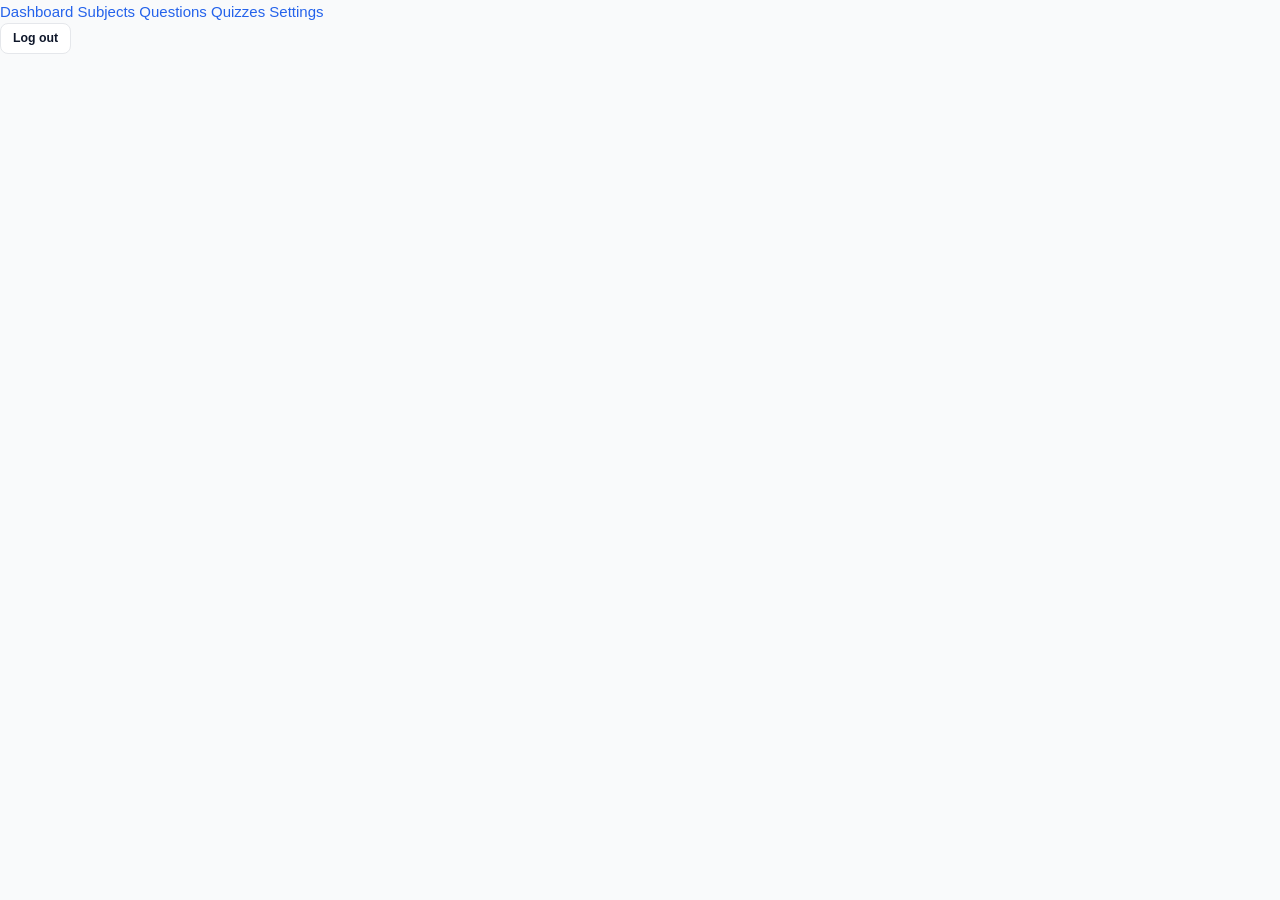
<file: admin/quiz-analytics.html>
<!DOCTYPE html>
<html lang="en">
<head>
<meta charset="utf-8">
<meta name="viewport" content="width=device-width,initial-scale=1">
<title>Analytics · Quiz Platform Champ</title>
<link rel="icon" type="image/svg+xml" href="../assets/logo-icon.svg">
<link rel="stylesheet" href="../assets/admin/admin.css">
<script src="https://cdn.sheetjs.com/xlsx-0.20.2/package/dist/xlsx.full.min.js"></script>
<style>
  .head-card { display: flex; flex-wrap: wrap; gap: 12px; align-items: flex-start; justify-content: space-between; }
  .head-card h1 { margin: 0 0 4px; }
  .head-meta { color: var(--muted); font-size: .9rem; }

  .tiles { display: grid; grid-template-columns: repeat(auto-fit, minmax(150px, 1fr)); gap: 10px; margin: 16px 0 20px; }
  .tile-stat { background: #fff; border-radius: 10px; padding: 14px; box-shadow: var(--shadow); }
  .tile-stat .lbl { font-size: .78rem; color: var(--muted); text-transform: uppercase; letter-spacing: .04em; }
  .tile-stat .num { font-size: 1.6rem; font-weight: 800; margin-top: 2px; }

  .toolbar { display: flex; flex-wrap: wrap; gap: 8px; align-items: center; margin-bottom: 16px; }
  .toolbar .spacer { flex: 1; }

  .q-card { background: #fff; border-radius: 12px; box-shadow: var(--shadow); padding: 18px 20px; margin-bottom: 12px; }
  .q-head { display: flex; align-items: center; gap: 10px; margin-bottom: 8px; flex-wrap: wrap; }
  .q-num { font-size: .78rem; font-weight: 700; color: var(--muted); letter-spacing: .04em; text-transform: uppercase; }
  .badge { display: inline-block; padding: 3px 10px; border-radius: 99px; font-size: .72rem; font-weight: 700;
           text-transform: uppercase; letter-spacing: .03em; }
  .badge.easy     { background: #dcfce7; color: #166534; }
  .badge.moderate { background: #fef3c7; color: #92400e; }
  .badge.hard     { background: #fee2e2; color: #991b1b; }
  .badge.disc-excellent { background: #dcfce7; color: #166534; }
  .badge.disc-good      { background: #dbeafe; color: #1e40af; }
  .badge.disc-fair      { background: #fef3c7; color: #92400e; }
  .badge.disc-poor      { background: #fee2e2; color: #991b1b; }
  .badge.disc-none      { background: #e2e8f0; color: #475569; }
  .q-head .badge { margin-left: auto; }
  .q-head .badge + .badge { margin-left: 6px; }

  .q-text { font-size: 1rem; font-weight: 600; line-height: 1.45; margin-bottom: 12px; color: var(--text); }

  .q-stats { display: flex; flex-wrap: wrap; gap: 16px; font-size: .85rem; color: var(--muted); margin-bottom: 14px; }
  .q-stats b { color: var(--text); font-weight: 700; }

  .dist { display: flex; flex-direction: column; gap: 8px; }
  .dist-row { display: flex; flex-direction: column; gap: 4px; }
  .dist-label { display: flex; align-items: center; gap: 8px; font-size: .88rem; }
  .dist-label .letter {
    display: inline-flex; align-items: center; justify-content: center;
    width: 22px; height: 22px; border-radius: 50%;
    background: #eef2f7; color: var(--muted);
    font-size: .75rem; font-weight: 700; flex: 0 0 22px;
  }
  .dist-row.correct .dist-label .letter { background: #16a34a; color: #fff; }
  .dist-row.correct .dist-label .txt     { color: #166534; font-weight: 600; }
  .dist-label .txt { flex: 1; }
  .dist-label .counts { color: var(--muted); font-size: .8rem; font-variant-numeric: tabular-nums; }
  .dist-label .note { font-size: .72rem; color: var(--warn); font-style: italic; }
  .dist-bar { height: 8px; background: #eef2f7; border-radius: 99px; overflow: hidden; }
  .dist-bar > i { display: block; height: 100%; background: #cbd5e1; transition: width .25s; }
  .dist-row.correct .dist-bar > i { background: #16a34a; }

  .empty { background: #fff; border-radius: 10px; padding: 50px 20px; text-align: center; color: var(--muted); box-shadow: var(--shadow); }

  @media (max-width: 640px) {
    .q-card { padding: 14px; }
  }
</style>
</head>
<body>

<header class="topbar">
  <nav>
    <a href="dashboard.html">Dashboard</a>
    <a href="subjects.html">Subjects</a>
    <a href="questions.html">Questions</a>
    <a href="quizzes.html" class="active">Quizzes</a>
    <a href="settings.html">Settings</a>
  </nav>
  <div class="user">
    <span class="email" id="userEmail"></span>
    <button class="ghost small" id="btnLogout">Log out</button>
  </div>
</header>

<main class="container">
  <div id="head"></div>
  <div id="stats"></div>
  <div id="toolbar"></div>
  <div id="body"></div>
</main>

<script type="module">
import { requireAuth, signOut, getUser, escapeHtml, toast, fmtDate } from '../assets/supabase.js';
import { getQuiz } from '../assets/admin/results.js';
import {
  getQuestionAnalytics,
  exportItemAnalysis,
  exportItemAnalysisCSV,
} from '../assets/admin/analytics.js';

const session = await requireAuth('index.html');
if (!session) throw new Error('redirecting');
const user = await getUser();
document.getElementById('userEmail').textContent = user?.email || '';
document.getElementById('btnLogout').addEventListener('click', async (e) => {
  e.preventDefault(); await signOut(); location.replace('index.html');
});

const $ = id => document.getElementById(id);
const params = new URLSearchParams(location.search);
const QUIZ_ID = params.get('id');

if (!QUIZ_ID) {
  $('head').innerHTML = '<div class="card"><p>Missing quiz ID. <a href="quizzes.html">Go back</a>.</p></div>';
  throw new Error('no quiz id');
}

let quiz = null;
let analytics = null;

async function load() {
  $('head').innerHTML = '<div class="card"><p style="color:var(--muted)">Loading…</p></div>';
  try {
    quiz = await getQuiz(QUIZ_ID);
    analytics = await getQuestionAnalytics(QUIZ_ID);
    renderHead();
    renderStats();
    renderToolbar();
    renderBody();
  } catch (err) {
    $('head').innerHTML = `<div class="msg error">${escapeHtml(err.message)}</div>`;
  }
}

function renderHead() {
  const subjectName = quiz.subjects?.name || '—';
  const periodName  = quiz.periods?.name  || '—';

  $('head').innerHTML = `
    <div class="card head-card">
      <div>
        <h1>${escapeHtml(quiz.title)}</h1>
        <div class="head-meta">
          ${escapeHtml(subjectName)} · ${escapeHtml(periodName)} ·
          ${quiz.num_questions} questions per student ·
          <span style="font-family:ui-monospace,Menlo,Consolas,monospace">${escapeHtml(quiz.code)}</span>
        </div>
      </div>
      <div style="display:flex;gap:6px;flex-wrap:wrap">
        <a class="btn ghost small" href="quiz-view.html?id=${quiz.id}">← Results table</a>
        <a class="btn ghost small" href="quizzes.html">All quizzes</a>
      </div>
    </div>`;
}

function renderStats() {
  const hardCount = analytics.questions.filter(q => q.pct < 50).length;
  const easyCount = analytics.questions.filter(q => q.pct >= 80).length;
  const poorDiscCount = analytics.questions.filter(q =>
    q.discrimination != null && q.discrimination < 0.20
  ).length;

  $('stats').innerHTML = `
    <div class="tiles">
      <div class="tile-stat"><div class="lbl">Attempts</div><div class="num">${analytics.summary.attempts}</div></div>
      <div class="tile-stat"><div class="lbl">Questions seen</div><div class="num">${analytics.summary.questionsSeen}</div></div>
      <div class="tile-stat"><div class="lbl">Class average</div><div class="num">${analytics.summary.avgScorePercent}%</div></div>
      <div class="tile-stat"><div class="lbl">Hard questions</div><div class="num">${hardCount}</div></div>
      <div class="tile-stat"><div class="lbl">Easy questions</div><div class="num">${easyCount}</div></div>
      <div class="tile-stat"><div class="lbl">Weak discriminators</div><div class="num">${poorDiscCount}</div></div>
    </div>`;
}

function renderToolbar() {
  if (!analytics.questions.length) return;
  $('toolbar').innerHTML = `
    <div class="toolbar">
      <label style="display:flex;align-items:center;gap:6px;font-size:.9rem;color:var(--muted)">
        <input type="checkbox" id="fltHard"> Show only hard questions (&lt; 50% correct)
      </label>
      <div class="spacer"></div>
      <button class="ghost small" id="btnExportXLSX">📊 Export item analysis (Excel)</button>
      <button class="ghost small" id="btnExportCSV">Export CSV</button>
      <button class="ghost small" id="btnRefresh">Refresh</button>
    </div>`;

  $('fltHard').addEventListener('change', renderBody);
  $('btnRefresh').addEventListener('click', load);
  $('btnExportXLSX').addEventListener('click', () => {
    try { exportItemAnalysis(quiz, analytics, fmtDate); toast('Excel downloaded', 'success'); }
    catch (err) { toast(err.message, 'error'); }
  });
  $('btnExportCSV').addEventListener('click', () => {
    try { exportItemAnalysisCSV(quiz, analytics); toast('CSV downloaded', 'success'); }
    catch (err) { toast(err.message, 'error'); }
  });
}

function renderBody() {
  if (!analytics.questions.length) {
    $('body').innerHTML = `
      <div class="empty">
        <p style="font-size:1.1rem;margin:0 0 6px">No analytics yet</p>
        <p style="margin:0">Analytics appear once students submit attempts on this quiz.</p>
      </div>`;
    return;
  }

  const onlyHard = $('fltHard')?.checked;
  const list = onlyHard ? analytics.questions.filter(q => q.pct < 50) : analytics.questions;

  if (!list.length) {
    $('body').innerHTML = '<div class="empty">No questions match the filter.</div>';
    return;
  }

  $('body').innerHTML = list.map(renderQuestionCard).join('');
}

function renderQuestionCard(q, idx) {
  const letters = ['A','B','C','D','E','F','G','H'];
  const diff = q.pct >= 80 ? 'easy' : (q.pct >= 50 ? 'moderate' : 'hard');
  const diffLabel = diff === 'easy' ? 'Easy' : (diff === 'moderate' ? 'Moderate' : 'Hard');

  // discrimination badge
  let discBadge = '';
  if (q.discrimination == null) {
    discBadge = `<span class="badge disc-none">Disc —</span>`;
  } else {
    const d = q.discrimination;
    let cls = 'disc-poor', label = 'Poor';
    if (d >= 0.40) { cls = 'disc-excellent'; label = 'Excellent'; }
    else if (d >= 0.30) { cls = 'disc-good'; label = 'Good'; }
    else if (d >= 0.20) { cls = 'disc-fair'; label = 'Fair'; }
    discBadge = `<span class="badge ${cls}">Disc ${d.toFixed(2)} · ${label}</span>`;
  }

  const choicesHtml = q.choices.map((c, i) => {
    const count = q.choiceCounts[c.id] || 0;
    const pct = q.total ? Math.round((count / q.total) * 100) : 0;
    const cls = c.is_correct ? 'dist-row correct' : 'dist-row';

    // distractor quality flag
    let note = '';
    if (!c.is_correct && count === 0) note = 'dead distractor';
    else if (!c.is_correct && pct < 5 && q.total >= 10) note = 'weak';

    return `
      <div class="${cls}">
        <div class="dist-label">
          <span class="letter">${letters[i] || '·'}</span>
          <span class="txt">${escapeHtml(c.text)}${c.is_correct ? ' ✓' : ''}
            ${note ? `<span class="note">(${note})</span>` : ''}
          </span>
          <span class="counts">${count} · ${pct}%</span>
        </div>
        <div class="dist-bar"><i style="width:${pct}%"></i></div>
      </div>`;
  }).join('');

  return `
    <div class="q-card">
      <div class="q-head">
        <span class="q-num">Question ${idx + 1}</span>
        <span class="badge ${diff}">${diffLabel} · ${q.pct}% correct</span>
        ${discBadge}
      </div>
      <div class="q-text">${escapeHtml(q.text)}</div>
      <div class="q-stats">
        <span><b>${q.total}</b> answered</span>
        <span><b>${q.correct}</b> got it right</span>
        <span><b>${q.avgSeconds}s</b> average time</span>
      </div>
      <div class="dist">${choicesHtml}</div>
    </div>`;
}

load();
</script>
</body>
</html>
</file>
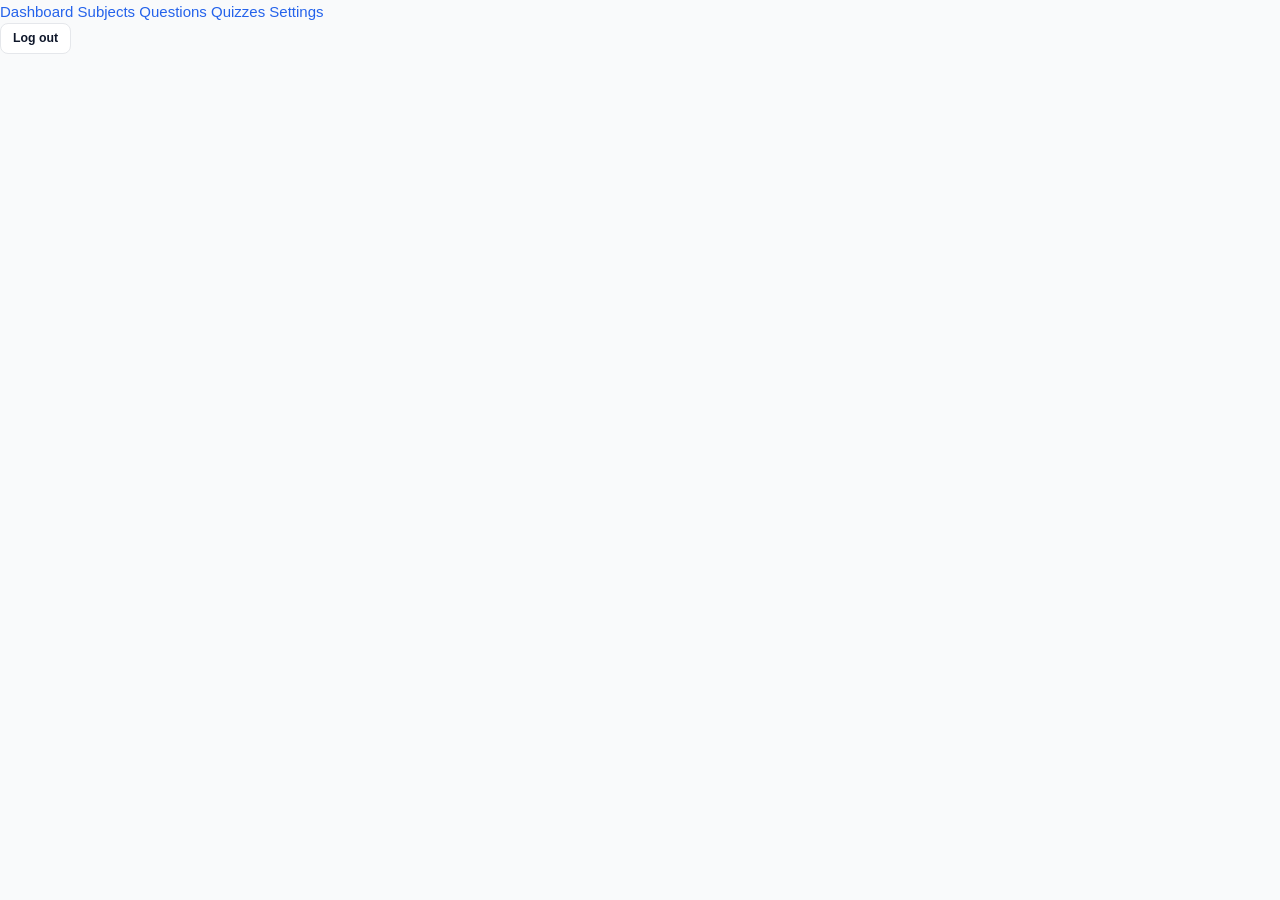
<file: admin/quiz-live.html>
<!DOCTYPE html>
<html lang="en">
<head>
<meta charset="utf-8">
<meta name="viewport" content="width=device-width,initial-scale=1">
<title>Live · Quiz Platform Champ</title>
<link rel="icon" type="image/svg+xml" href="../assets/logo-icon.svg">
<link rel="stylesheet" href="../assets/admin/admin.css">
<style>
  .live-head { display: flex; flex-wrap: wrap; gap: 12px; align-items: center; justify-content: space-between; }
  .live-dot { display: inline-block; width: 10px; height: 10px; border-radius: 50%; background: #16a34a;
              animation: pulse 1.6s infinite; margin-right: 6px; vertical-align: middle; }
  @keyframes pulse { 0%,100% { opacity: 1; transform: scale(1); } 50% { opacity: .45; transform: scale(.85); } }

  .tiles { display: grid; grid-template-columns: repeat(auto-fit, minmax(150px, 1fr)); gap: 10px; margin: 18px 0 22px; }
  .tile-stat { background: var(--card); border: 1px solid var(--border); border-radius: var(--radius-lg);
    padding: 16px; box-shadow: var(--shadow-xs); }
  .tile-stat .lbl { font-size: .78rem; color: var(--text-muted); text-transform: uppercase; letter-spacing: .04em; }
  .tile-stat .num { font-size: 1.7rem; font-weight: 800; margin-top: 4px; letter-spacing: -0.02em; }
  .tile-stat.live   .num { color: var(--primary); }
  .tile-stat.warn   .num { color: var(--warn); }
  .tile-stat.danger .num { color: var(--danger); }

  table.live { width: 100%; border-collapse: collapse; background: var(--card); border-radius: var(--radius-lg);
    overflow: hidden; box-shadow: var(--shadow-xs); font-size: .92rem; border: 1px solid var(--border); }
  table.live th, table.live td { padding: 12px 14px; text-align: left; border-bottom: 1px solid var(--border); }
  table.live th { background: var(--card-hover); font-weight: 600; font-size: .78rem; color: var(--text-muted);
    text-transform: uppercase; letter-spacing: .04em; cursor: pointer; user-select: none; white-space: nowrap; }
  table.live th:hover { background: var(--border); color: var(--text); }
  table.live tbody tr { cursor: pointer; transition: background .12s; }
  table.live tbody tr:hover { background: var(--card-hover); }
  table.live tbody tr:last-child td { border-bottom: 0; }
  table.live tbody tr.new-row { animation: flash 2s ease-out; }
  @keyframes flash { 0% { background: #dbeafe; } 100% { background: transparent; } }

  .pill { display: inline-block; padding: 3px 9px; border-radius: 99px; font-size: .72rem; font-weight: 700;
    text-transform: uppercase; letter-spacing: .03em; }
  .pill.live     { background: #dbeafe; color: #1e40af; }
  .pill.done     { background: #dcfce7; color: #166534; }
  .pill.flag     { background: #fef3c7; color: #92400e; }
  .pill.forced   { background: #fee2e2; color: #991b1b; }
  .pill.abandon  { background: #e2e8f0; color: #475569; }

  .empty { background: var(--card); border: 1px solid var(--border); border-radius: var(--radius-lg);
    padding: 60px 20px; text-align: center; color: var(--text-muted); box-shadow: var(--shadow-xs); }

  .status-bar { display: flex; align-items: center; gap: 8px; font-size: .85rem; color: var(--text-muted); }
  .status-bar .live-dot.off { animation: none; opacity: .4; background: #94a3b8; }

  /* ---------- DRAWER ---------- */
  .detail-back { position: fixed; inset: 0; background: rgba(15,23,42,.55); z-index: 100;
    display: flex; justify-content: flex-end; backdrop-filter: blur(2px); }
  .detail-back.hidden { display: none; }
  .detail { background: var(--card); width: 100%; max-width: 620px; height: 100%; overflow-y: auto;
    padding: 22px 22px 40px; box-shadow: -8px 0 24px rgba(0,0,0,.12); border-left: 1px solid var(--border); }
  .detail-head { display: flex; justify-content: space-between; align-items: flex-start; gap: 12px; margin-bottom: 14px; }
  .detail-head h2 { margin: 0 0 4px; font-size: 1.1rem; }
  .detail-meta { color: var(--text-muted); font-size: .87rem; }
  .close-x { background: transparent; color: var(--text-muted); font-size: 1.4rem; padding: 4px 8px; cursor: pointer; border: 0; border-radius: 6px; }
  .close-x:hover { background: var(--card-hover); color: var(--text); }
  .stat-grid { display: grid; grid-template-columns: repeat(auto-fit, minmax(110px, 1fr)); gap: 8px; margin-bottom: 16px; }
  .stat-grid .item { background: var(--bg); border-radius: 8px; padding: 10px 12px; border: 1px solid var(--border); }
  .stat-grid .lbl { font-size: .72rem; color: var(--text-muted); text-transform: uppercase; letter-spacing: .04em; }
  .stat-grid .val { font-size: 1.05rem; font-weight: 700; margin-top: 2px; }
  .qa { border: 1px solid var(--border); border-radius: 10px; margin-bottom: 10px; overflow: hidden; background: var(--card); }
  .qa-head { padding: 10px 14px; background: var(--bg); font-size: .82rem; color: var(--text-muted); display: flex; justify-content: space-between; }
  .qa-body { padding: 12px 14px; }
  .qa-text { font-weight: 600; margin-bottom: 10px; font-size: .95rem; line-height: 1.45; }
  .qa-choices { list-style: none; padding: 0; margin: 0; font-size: .9rem; }
  .qa-choices li { padding: 6px 10px; border-radius: 6px; margin-bottom: 4px; display: flex; gap: 8px; }
  .qa-choices li.correct { background: var(--success-soft); color: var(--success); }
  .qa-choices li.wrong { background: var(--danger-soft); color: var(--danger); }
  .qa-choices li.picked { outline: 2px solid var(--border-strong); outline-offset: -2px; }
  .qa-choices li .mark { font-weight: 700; flex: 0 0 20px; }
  .events { background: var(--warn-soft); border: 1px solid var(--warn); border-radius: 10px; padding: 12px 14px; margin-bottom: 16px; font-size: .87rem; color: var(--text); }
  .events h3 { margin: 0 0 8px; font-size: .9rem; color: var(--warn); }
  .events ul { margin: 0; padding-left: 18px; }
</style>
</head>
<body>

<header class="topbar">
  <nav>
    <a href="dashboard.html">Dashboard</a>
    <a href="subjects.html">Subjects</a>
    <a href="questions.html">Questions</a>
    <a href="quizzes.html" class="active">Quizzes</a>
    <a href="settings.html">Settings</a>
  </nav>
  <div class="user">
    <span class="email" id="userEmail"></span>
    <button class="ghost small" id="btnLogout">Log out</button>
  </div>
</header>

<main class="container">
  <div id="head"></div>
  <div id="stats"></div>
  <div id="body"></div>
</main>

<!-- ATTEMPT DETAIL DRAWER -->
<div class="detail-back hidden" id="attemptDrawer">
  <div class="detail" id="drawerContent"></div>
</div>

<script type="module">
import { requireAuth, signOut, getUser, escapeHtml, supabase } from '../assets/supabase.js';
import { getQuiz, getAttemptDetail, setFlagged, setKept, deleteAttempt } from '../assets/admin/results.js';

const REFRESH_MS = 10000;

const session = await requireAuth('index.html');
if (!session) throw new Error('redirecting');
const user = await getUser();
document.getElementById('userEmail').textContent = user?.email || '';
document.getElementById('btnLogout').addEventListener('click', async (e) => {
  e.preventDefault(); await signOut(); location.replace('index.html');
});

const $ = id => document.getElementById(id);
const params = new URLSearchParams(location.search);
const QUIZ_ID = params.get('id');

if (!QUIZ_ID) {
  $('head').innerHTML = '<div class="card"><p>Missing quiz ID. <a href="quizzes.html">Go back</a>.</p></div>';
  throw new Error('no quiz id');
}

let quiz = null;
let knownAttemptIds = new Set();
let pollTimer = null;
let paused = false;

// Sorting state
let sortColumn = 'started_at';
let sortAsc = false;

async function boot() {
  try {
    quiz = await getQuiz(QUIZ_ID);
    renderHead();
    await refresh();
    pollTimer = setInterval(refresh, REFRESH_MS);
  } catch (err) {
    $('head').innerHTML = `<div class="msg error">${escapeHtml(err.message)}</div>`;
  }
}

function renderHead() {
  $('head').innerHTML = `
    <div class="card live-head">
      <div>
        <h1 style="margin:0 0 4px">
          <span class="live-dot" id="liveDot"></span>Live · ${escapeHtml(quiz.title)}
        </h1>
        <div style="color:var(--text-muted);font-size:.9rem;margin-top:4px">
          Auto-refreshing every 10 seconds · Code:
          <span style="font-family:ui-monospace,Menlo,Consolas,monospace;font-weight:600">${escapeHtml(quiz.code)}</span>
        </div>
      </div>
      <div style="display:flex;gap:6px;flex-wrap:wrap">
        <button class="ghost small" id="btnPause">Pause auto-refresh</button>
        <a class="btn ghost small" href="quiz-view.html?id=${quiz.id}">Results table</a>
        <a class="btn ghost small" href="quizzes.html">All quizzes</a>
      </div>
    </div>`;

  $('btnPause').addEventListener('click', () => {
    paused = !paused;
    if (paused) {
      clearInterval(pollTimer);
      pollTimer = null;
      $('btnPause').textContent = 'Resume auto-refresh';
      $('liveDot').classList.add('off');
    } else {
      pollTimer = setInterval(refresh, REFRESH_MS);
      $('btnPause').textContent = 'Pause auto-refresh';
      $('liveDot').classList.remove('off');
      refresh();
    }
  });
}

async function refresh() {
  const { data, error } = await supabase
    .from('attempts')
    .select('id, student_number, student_name, started_at, submitted_at, score, total_questions, percent, warning_count, submitted, abandoned, force_submitted, is_flagged, is_kept')
    .eq('quiz_id', QUIZ_ID)
    .order('started_at', { ascending: false })
    .limit(200);

  if (error) {
    $('body').innerHTML = `<div class="msg error">${escapeHtml(error.message)}</div>`;
    return;
  }

  const attempts = data || [];
  const newIds = new Set(attempts.map(a => a.id));

  const justArrived = new Set();
  if (knownAttemptIds.size > 0) {
    for (const id of newIds) if (!knownAttemptIds.has(id)) justArrived.add(id);
  }
  knownAttemptIds = newIds;

  renderStats(attempts);
  renderTable(attempts, justArrived);
}

function renderStats(attempts) {
  const inProgress = attempts.filter(a => !a.submitted && !a.abandoned).length;
  const submitted = attempts.filter(a => a.submitted).length;
  const flagged = attempts.filter(a => a.is_flagged).length;
  const forced = attempts.filter(a => a.force_submitted).length;

  $('stats').innerHTML = `
    <div class="tiles">
      <div class="tile-stat live"><div class="lbl">In progress</div><div class="num">${inProgress}</div></div>
      <div class="tile-stat"><div class="lbl">Submitted</div><div class="num">${submitted}</div></div>
      <div class="tile-stat warn"><div class="lbl">Flagged</div><div class="num">${flagged}</div></div>
      <div class="tile-stat danger"><div class="lbl">Forced</div><div class="num">${forced}</div></div>
    </div>`;
}

function getStatusWeight(a) {
  if (a.abandoned) return 4;
  if (a.submitted && a.force_submitted) return 3;
  if (a.submitted) return 2;
  return 1; // Everything else (including flagged) groups together as "In Progress"
}

function renderTable(attempts, justArrived) {
  if (!attempts.length) {
    $('body').innerHTML = '<div class="empty">No attempts yet. Waiting for students to open the quiz…</div>';
    return;
  }

  // Sort the array
  attempts.sort((a, b) => {
    let valA = a[sortColumn], valB = b[sortColumn];

    if (sortColumn === 'status') {
      valA = getStatusWeight(a);
      valB = getStatusWeight(b);
    } else if (sortColumn === 'student_name') {
      valA = (valA || '').toLowerCase();
      valB = (valB || '').toLowerCase();
    } else if (sortColumn === 'score') {
      valA = a.score || 0;
      valB = b.score || 0;
    } else if (sortColumn === 'warning_count') {
      valA = a.warning_count || 0;
      valB = b.warning_count || 0;
    } else if (sortColumn === 'started_at' || sortColumn === 'submitted_at') {
      valA = valA ? new Date(valA).getTime() : 0;
      valB = valB ? new Date(valB).getTime() : 0;
    }

    if (valA < valB) return sortAsc ? -1 : 1;
    if (valA > valB) return sortAsc ? 1 : -1;
    return 0;
  });

  const getArrow = (col) => {
    if (sortColumn !== col) return '';
    return sortAsc ? ' ↑' : ' ↓';
  };

  $('body').innerHTML = `
    <table class="live">
      <thead>
        <tr>
          <th data-sort="student_name">Name${getArrow('student_name')}</th>
          <th data-sort="student_number">Student No${getArrow('student_number')}</th>
          <th data-sort="status">Status${getArrow('status')}</th>
          <th data-sort="warning_count">Warnings${getArrow('warning_count')}</th>
          <th data-sort="score">Score${getArrow('score')}</th>
          <th data-sort="started_at">Started${getArrow('started_at')}</th>
          <th data-sort="submitted_at">Finished${getArrow('submitted_at')}</th>
        </tr>
      </thead>
      <tbody>
        ${attempts.map(a => {
          const cls = justArrived.has(a.id) ? 'new-row' : '';
          return `
            <tr class="${cls}" data-id="${a.id}">
              <td>${escapeHtml(a.student_name)}</td>
              <td>${escapeHtml(a.student_number)}</td>
              <td>${statusPill(a)}</td>
              <td>${a.warning_count || 0}${a.is_flagged ? ' <span class="pill flag">flag</span>' : ''}</td>
              <td>${a.submitted ? `${a.score}/${a.total_questions} (${a.percent}%)` : '—'}</td>
              <td>${fmtExactTime(a.started_at)}</td>
              <td>${a.submitted_at ? fmtExactTime(a.submitted_at) : '—'}</td>
            </tr>`;
        }).join('')}
      </tbody>
    </table>`;

  // Header click listeners
  $('body').querySelectorAll('th[data-sort]').forEach(th => {
    th.addEventListener('click', () => {
      const col = th.dataset.sort;
      if (sortColumn === col) {
        sortAsc = !sortAsc; // Toggle direction
      } else {
        sortColumn = col;
        sortAsc = true; // Default to ascending for new column
      }
      refresh(); // Re-render immediately
    });
  });

  $('body').querySelectorAll('tbody tr').forEach(tr => {
    tr.addEventListener('click', () => {
      openAttemptDrawer(tr.dataset.id);
    });
  });
}

function statusPill(a) {
  if (a.abandoned) return '<span class="pill abandon">abandoned</span>';
  if (a.submitted && a.force_submitted) return '<span class="pill forced">forced submit</span>';
  if (a.submitted) return '<span class="pill done">submitted</span>';
  return '<span class="pill live">in progress</span>';
}

function fmtExactTime(iso) {
  if (!iso) return '—';
  const d = new Date(iso);
  const dateStr = d.toLocaleDateString([], { month: 'short', day: 'numeric' });
  const timeStr = d.toLocaleTimeString([], { hour: '2-digit', minute: '2-digit' });
  return `${dateStr}, ${timeStr}`;
}

/* ============================================================
   DRAWER LOGIC
   ============================================================ */
async function openAttemptDrawer(attemptId) {
  const drawer = $('attemptDrawer');
  const content = $('drawerContent');
  
  drawer.classList.remove('hidden');
  content.innerHTML = '<div style="padding:40px;text-align:center;color:var(--text-muted)">Loading attempt details…</div>';

  try {
    const { attempt, answers, events } = await getAttemptDetail(attemptId);
    
    const eventsHtml = events.length ? `
      <div class="events">
        <h3>⚠️ Anti-Cheat Events</h3>
        <ul>${events.map(e => `<li><strong>${new Date(e.at).toLocaleDateString()}</strong> at ${new Date(e.at).toLocaleTimeString()} - ${e.event_type}</li>`).join('')}</ul>
      </div>
    ` : '';

    const letters = ['A','B','C','D','E','F','G','H'];
    const answersHtml = answers.map((ans, i) => {
      const q = ans.questions;
      return `
        <div class="qa">
          <div class="qa-head">
            <span>Question ${i + 1}</span>
            <span>${ans.is_correct ? '✅ Correct' : (ans.choice_id ? '❌ Incorrect' : '⚪ Skipped')}</span>
          </div>
          <div class="qa-body">
            <div class="qa-text">${escapeHtml(q?.text || '')}</div>
            <ul class="qa-choices">
              ${q?.choices?.map((c, ci) => {
                let cls = '';
                if (c.is_correct) cls = 'correct';
                else if (c.id === ans.choice_id) cls = 'wrong';
                if (c.id === ans.choice_id) cls += ' picked';
                return `<li class="${cls}">
                  <span class="mark">${letters[ci]}</span>
                  <span>${escapeHtml(c.text)}</span>
                </li>`;
              }).join('')}
            </ul>
          </div>
        </div>
      `;
    }).join('');

    content.innerHTML = `
      <div class="detail-head">
        <div>
          <h2>${escapeHtml(attempt.student_name)}</h2>
          <div class="detail-meta">
            ${escapeHtml(attempt.student_number)} · ${attempt.submitted ? 'Submitted' : 'In Progress'}
          </div>
        </div>
        <button class="close-x" onclick="document.getElementById('attemptDrawer').classList.add('hidden')">✕</button>
      </div>
      
      <div class="stat-grid">
        <div class="item">
          <div class="lbl">Score</div>
          <div class="val">${attempt.score ?? '—'} / ${attempt.total_questions}</div>
        </div>
        <div class="item">
          <div class="lbl">Percentage</div>
          <div class="val">${attempt.percent ? attempt.percent + '%' : '—'}</div>
        </div>
        <div class="item">
          <div class="lbl">Warnings</div>
          <div class="val" style="${attempt.warning_count > 0 ? 'color:var(--warn)' : ''}">${attempt.warning_count}</div>
        </div>
      </div>

      <div style="display:flex; gap:10px; margin-bottom:24px; flex-wrap:wrap; align-items:center;">
        <button class="ghost" id="btnKeep">
          ⭐ ${attempt.is_kept ? 'Unkeep attempt' : 'Mark as kept'}
        </button>
        <button class="ghost" id="btnToggleFlag">
          🚩 ${attempt.is_flagged ? 'Clear flag' : 'Flag this attempt'}
        </button>
        <button class="danger" id="btnDeleteAttempt">Delete attempt</button>
      </div>

      ${eventsHtml}
      ${answersHtml}
    `;

    $('btnToggleFlag').addEventListener('click', async () => {
      try {
        await setFlagged(attemptId, !attempt.is_flagged);
        refresh(); 
        openAttemptDrawer(attemptId); 
      } catch (err) { alert(err.message); }
    });

    $('btnKeep').addEventListener('click', async () => {
      try {
        await setKept(attemptId, !attempt.is_kept);
        refresh();
        openAttemptDrawer(attemptId);
      } catch (err) { alert(err.message); }
    });

    $('btnDeleteAttempt').addEventListener('click', async () => {
      if (!confirm('Are you sure you want to delete this attempt? This cannot be undone.')) return;
      try {
        await deleteAttempt(attemptId);
        drawer.classList.add('hidden');
        refresh(); 
      } catch (err) { alert(err.message); }
    });

  } catch (err) {
    content.innerHTML = `<div class="msg error">${escapeHtml(err.message)}</div>`;
  }
}

$('attemptDrawer').addEventListener('click', (e) => {
  if (e.target.id === 'attemptDrawer') {
    e.target.classList.add('hidden');
  }
});

boot();
</script>
</body>
</html>
</file>
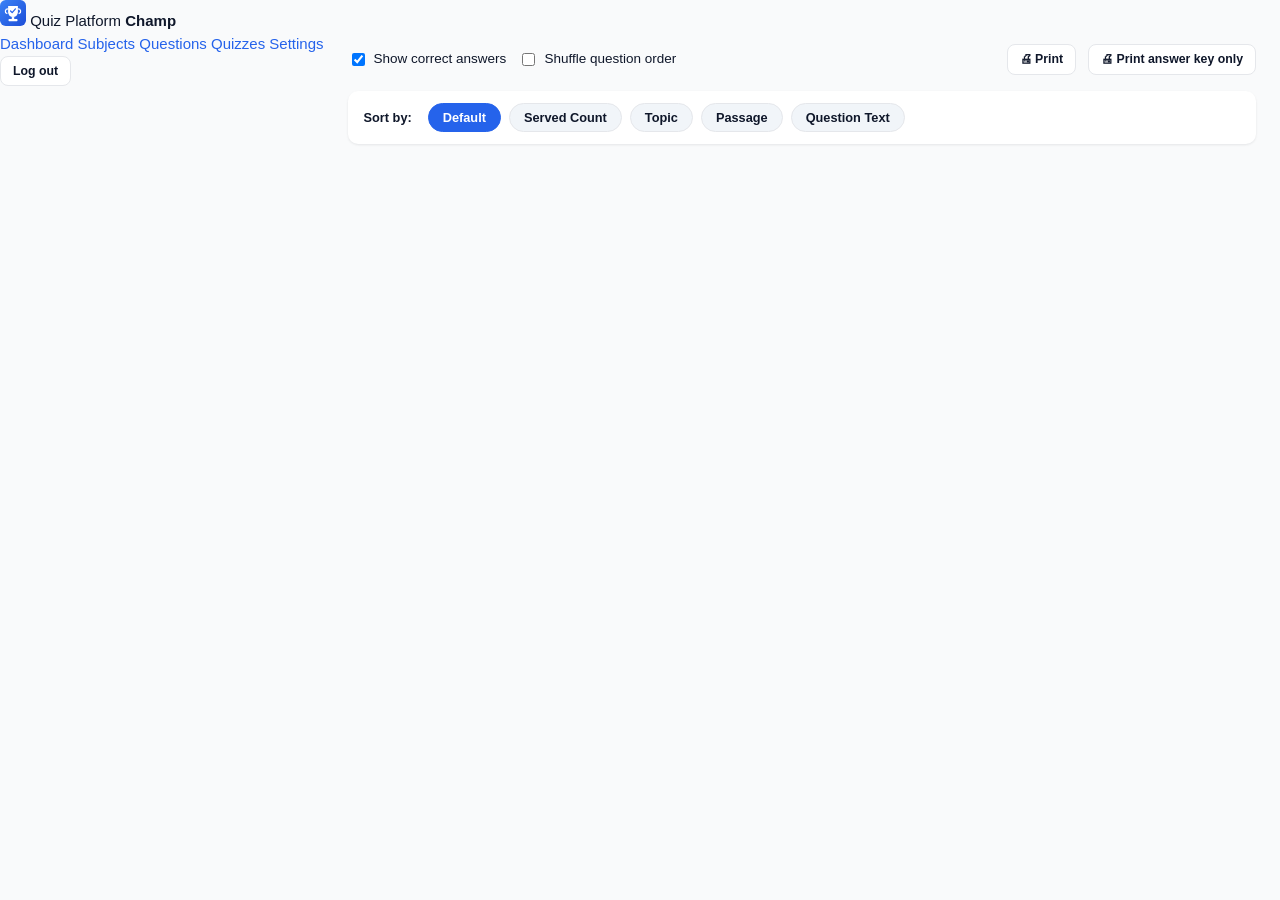
<file: admin/quiz-preview.html>
<!DOCTYPE html>
<html lang="en">
<head>
<meta charset="utf-8">
<meta name="viewport" content="width=device-width,initial-scale=1">
<title>Preview · Quiz Platform Champ</title>
<link rel="icon" type="image/svg+xml" href="../assets/logo-icon.svg">
<link rel="stylesheet" href="../assets/admin/admin.css">
<style>
  .head-card { display: flex; flex-wrap: wrap; gap: 12px; align-items: flex-start; justify-content: space-between; }
  .head-card h1 { margin: 0 0 4px; }
  .head-meta { color: var(--muted); font-size: .9rem; }

  .toggle-row { display: flex; flex-wrap: wrap; gap: 12px; align-items: center; margin: 16px 0; }
  .toggle-row label { display: flex; align-items: center; gap: 6px; font-size: .9rem; color: var(--muted); }

  /* Sorting pills */
  .sort-bar { display: flex; gap: 8px; margin-bottom: 16px; flex-wrap: wrap; align-items: center; background: #fff; padding: 12px 16px; border-radius: 10px; box-shadow: var(--shadow-sm); }
  .sort-bar span { font-size: .85rem; font-weight: 600; color: var(--muted); margin-right: 8px; }
  .sort-btn { background: #f1f5f9; border: 1px solid var(--border); color: var(--text); padding: 6px 14px; border-radius: 99px; font-size: .85rem; font-weight: 600; cursor: pointer; transition: all .15s; }
  .sort-btn:hover { background: #e2e8f0; }
  .sort-btn.active { background: var(--primary); color: #fff; border-color: var(--primary); }

  .pool-note {
    background: #eff4ff; color: #1e40af;
    padding: 10px 14px; border-radius: 8px;
    font-size: .88rem; margin-bottom: 16px;
  }

  .q-card { background: #fff; border-radius: 12px; box-shadow: var(--shadow);
            padding: 18px 22px; margin-bottom: 12px; page-break-inside: avoid; }
  .q-head { display: flex; justify-content: space-between; align-items: center;
            font-size: .78rem; color: var(--muted); margin-bottom: 10px;
            text-transform: uppercase; letter-spacing: .04em; }

  .passage-box { background: #f7f9fc; border-left: 4px solid var(--primary);
                 border-radius: 8px; padding: 14px 16px; margin-bottom: 14px; }
  .passage-box .p-title { font-weight: 700; font-size: .95rem; margin-bottom: 8px; }
  .passage-box .p-text { font-size: .93rem; line-height: 1.55; white-space: pre-wrap; }

  .q-text { font-size: 1rem; font-weight: 600; line-height: 1.45; margin-bottom: 14px; }
  .q-choices { list-style: none; padding: 0; margin: 0; }
  .q-choices li {
    padding: 8px 12px; border-radius: 6px; margin-bottom: 6px;
    background: #f7f9fc; display: flex; gap: 10px; font-size: .95rem;
  }
  .q-choices li.correct { background: #dcfce7; color: #166534; font-weight: 600; }
  .q-choices .letter {
    flex: 0 0 22px; height: 22px; border-radius: 50%;
    background: #e2e8f0; color: var(--muted);
    display: flex; align-items: center; justify-content: center;
    font-size: .75rem; font-weight: 700; margin-top: 1px;
  }
  .q-choices li.correct .letter { background: #16a34a; color: #fff; }
  .key-note { font-size: .8rem; color: var(--muted); margin-top: 8px; font-style: italic; }

  @media print {
    .topbar, .toolbar-actions, .toggle-row, .no-print, .sort-bar { display: none !important; }
    body { background: #fff; font-size: 12pt; }
    .container { max-width: 100%; padding: 0; }
    .card, .q-card { box-shadow: none !important; border: 1px solid #ddd; }
    .q-card { page-break-inside: avoid; }
    .q-choices li { background: #f5f5f5 !important; }
    .q-choices li.correct { background: #e8f8ec !important; }
    .passage-box { background: #f5f5f5 !important; border-left-color: #999; }
    a { color: inherit; text-decoration: none; }
  }
</style>
</head>
<body>

<header class="topbar">
  <div class="brand">
    <img src="../assets/logo-icon.svg" alt="" width="26" height="26">
    <span>Quiz Platform <strong>Champ</strong></span>
  </div>
  <nav>
    <a href="dashboard.html">Dashboard</a>
    <a href="subjects.html">Subjects</a>
    <a href="questions.html">Questions</a>
    <a href="quizzes.html" class="active">Quizzes</a>
    <a href="settings.html">Settings</a>
  </nav>
  <div class="user">
    <span class="email" id="userEmail"></span>
    <button class="ghost small" id="btnLogout">Log out</button>
  </div>
</header>

<main class="container">
  <div id="head"></div>

  <div class="toggle-row no-print">
    <label>
      <input type="checkbox" id="toggleKey" checked>
      Show correct answers
    </label>
    <label>
      <input type="checkbox" id="toggleShuffle">
      Shuffle question order
    </label>
    <div style="flex:1"></div>
    <button class="ghost small" id="btnPrint">🖨 Print</button>
    <button class="ghost small" id="btnPrintKeyOnly">🖨 Print answer key only</button>
  </div>

  <div id="poolNote"></div>

  <div class="sort-bar no-print" id="sortBar">
    <span>Sort by:</span>
    <button class="sort-btn active" data-sort="default">Default</button>
    <button class="sort-btn" data-sort="served">Served Count</button>
    <button class="sort-btn" data-sort="topic">Topic</button>
    <button class="sort-btn" data-sort="passage">Passage</button>
    <button class="sort-btn" data-sort="text">Question Text</button>
  </div>

  <div id="questions"></div>
</main>

<script type="module">
import { requireAuth, signOut, getUser, escapeHtml, fmtDate, toast } from '../assets/supabase.js';
import { getQuiz } from '../assets/admin/results.js';
import { listQuestions } from '../assets/admin/questions.js';

const session = await requireAuth('index.html');
if (!session) throw new Error('redirecting');
const user = await getUser();
document.getElementById('userEmail').textContent = user?.email || '';
document.getElementById('btnLogout').addEventListener('click', async (e) => {
  e.preventDefault(); await signOut(); location.replace('index.html');
});

const $ = id => document.getElementById(id);
const params = new URLSearchParams(location.search);
const QUIZ_ID = params.get('id');

if (!QUIZ_ID) {
  $('head').innerHTML = '<div class="card"><p>Missing quiz ID. <a href="quizzes.html">Go back</a>.</p></div>';
  throw new Error('no quiz id');
}

let quiz = null;
let questions = [];
let currentSort = 'default';
let sortAsc = true;

async function load() {
  $('head').innerHTML = '<div class="card"><p style="color:var(--muted)">Loading…</p></div>';
  try {
    quiz = await getQuiz(QUIZ_ID);
    questions = await listQuestions(quiz.period_id);
    renderHead();
    renderPoolNote();
    renderQuestions();
    wireToggles();
  } catch (err) {
    $('head').innerHTML = `<div class="msg error">${escapeHtml(err.message)}</div>`;
  }
}

function renderHead() {
  const subjectName = quiz.subjects?.name || '—';
  const periodName  = quiz.periods?.name  || '—';
  $('head').innerHTML = `
    <div class="card head-card">
      <div>
        <h1>${escapeHtml(quiz.title)}</h1>
        <div class="head-meta">
          ${escapeHtml(subjectName)} · ${escapeHtml(periodName)} ·
          Serves <strong>${quiz.num_questions}</strong> question${quiz.num_questions === 1 ? '' : 's'} per student
        </div>
      </div>
      <div style="display:flex;gap:6px;flex-wrap:wrap" class="no-print">
        <a class="btn ghost small" href="quiz-view.html?id=${quiz.id}">← Results</a>
        <a class="btn ghost small" href="quizzes.html">All quizzes</a>
      </div>
    </div>`;
}

function renderPoolNote() {
  $('poolNote').innerHTML = `
    <div class="pool-note no-print">
      Pool has <strong>${questions.length}</strong> question${questions.length === 1 ? '' : 's'}.
      Each student will get a random <strong>${quiz.num_questions}</strong>.
      ${questions.length < quiz.num_questions
        ? `<span style="color:#991b1b">Not enough questions in the pool — add more.</span>`
        : ''}
    </div>`;
}

function renderQuestions() {
  if (!questions.length) {
    $('questions').innerHTML = '<div class="card"><p style="color:var(--muted)">No questions in the pool yet.</p></div>';
    return;
  }

  const showKey = $('toggleKey').checked;
  const shuffle = $('toggleShuffle').checked;

  let list = questions.slice();

  // Apply Sorting
  if (currentSort === 'served') {
    list.sort((a, b) => (a.served_count || 0) - (b.served_count || 0));
  } else if (currentSort === 'topic') {
    list.sort((a, b) => (a.topics?.name || 'zzz').localeCompare(b.topics?.name || 'zzz'));
  } else if (currentSort === 'passage') {
    list.sort((a, b) => (a.passages?.title || 'zzz').localeCompare(b.passages?.title || 'zzz'));
  } else if (currentSort === 'text') {
    list.sort((a, b) => (a.text || '').localeCompare(b.text || ''));
  }

  if (!sortAsc && currentSort !== 'default') {
    list.reverse();
  }

  if (shuffle && currentSort === 'default') {
    list = shuffleArray(list);
  }

  const letters = ['A','B','C','D','E','F','G','H'];

  $('questions').innerHTML = list.map((q, idx) => {
    const choices = (q.choices || []).slice().sort((a, b) => a.position - b.position);
    const choiceList = (shuffle && !showKey && currentSort === 'default') ? shuffleArray(choices) : choices;

    const passageHtml = q.passages ? `
      <div class="passage-box">
        ${q.passages.title ? `<div class="p-title">${escapeHtml(q.passages.title)}</div>` : ''}
        <div class="p-text">${escapeHtml(q.passages.text)}</div>
      </div>` : '';

    return `
      <div class="q-card">
        <div class="q-head">
          <span>Question ${idx + 1}</span>
          <span>Served ${q.served_count || 0} time${(q.served_count || 0) === 1 ? '' : 's'}</span>
        </div>
        ${passageHtml}
        <div class="q-text">${escapeHtml(q.text)}</div>
        <ul class="q-choices">
          ${choiceList.map((c, i) => {
            const cls = (showKey && c.is_correct) ? 'correct' : '';
            return `<li class="${cls}"><span class="letter">${letters[i]}</span><span>${escapeHtml(c.text)}</span></li>`;
          }).join('')}
        </ul>
      </div>`;
  }).join('');

  if (showKey) {
    $('questions').insertAdjacentHTML('beforeend',
      `<p class="key-note no-print" style="text-align:center">Correct answers are highlighted in green.</p>`);
  }
}

function wireToggles() {
  $('toggleKey').addEventListener('change', renderQuestions);
  $('toggleShuffle').addEventListener('change', renderQuestions);

  $('btnPrint').addEventListener('click', () => window.print());
  $('btnPrintKeyOnly').addEventListener('click', () => {
    $('toggleKey').checked = true;
    $('toggleShuffle').checked = false;
    renderQuestions();
    setTimeout(() => window.print(), 100);
  });

  // Sort Buttons
  $('sortBar').addEventListener('click', (e) => {
    const btn = e.target.closest('.sort-btn');
    if (!btn) return;
    
    const sortVal = btn.dataset.sort;
    
    if (currentSort === sortVal) {
      sortAsc = !sortAsc; // Toggle direction
    } else {
      currentSort = sortVal;
      sortAsc = true; // Default to ascending
    }

    // Update UI
    $('sortBar').querySelectorAll('.sort-btn').forEach(b => b.classList.remove('active'));
    btn.classList.add('active');
    btn.textContent = btn.textContent.replace(/ ↑| ↓/g, '') + (sortAsc ? ' ↑' : ' ↓');
    
    // Remove arrows from other buttons
    $('sortBar').querySelectorAll('.sort-btn').forEach(b => {
      if (b !== btn) b.textContent = b.textContent.replace(/ ↑| ↓/g, '');
    });

    renderQuestions();
  });
}

function shuffleArray(arr) {
  const a = arr.slice();
  for (let i = a.length - 1; i > 0; i--) {
    const j = Math.floor(Math.random() * (i + 1));
    [a[i], a[j]] = [a[j], a[i]];
  }
  return a;
}

load();
</script>
</body>
</html>
</file>
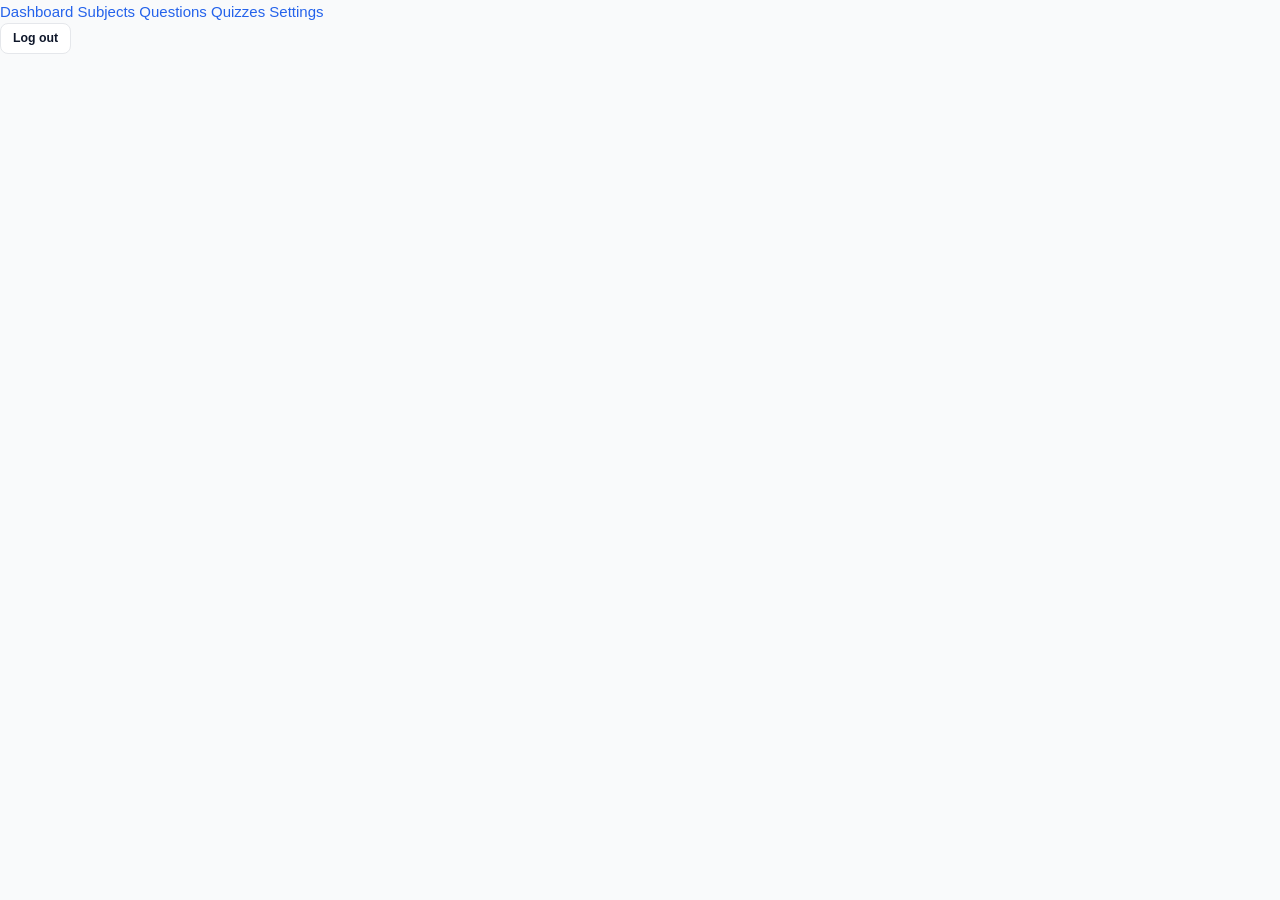
<file: admin/quiz-view.html>
<!DOCTYPE html>
<html lang="en">
<head>
<meta charset="utf-8">
<meta name="viewport" content="width=device-width,initial-scale=1">
<title>Results · Quiz Platform Champ</title>
<link rel="icon" type="image/svg+xml" href="../assets/logo-icon.svg">
<link rel="stylesheet" href="../assets/admin/admin.css">
<script src="https://cdn.sheetjs.com/xlsx-0.20.2/package/dist/xlsx.full.min.js"></script>
<style>
  .head-card { display: flex; flex-wrap: wrap; gap: 12px; align-items: flex-start; justify-content: space-between; }
  .head-card h1 { margin: 0 0 4px; }
  .head-meta { color: var(--muted); font-size: .9rem; }
  .code-chip { background: #eff4ff; color: var(--primary); font-family: ui-monospace,Menlo,Consolas,monospace;
    padding: 4px 10px; border-radius: 6px; font-size: .85rem; font-weight: 600; }

  .tiles { display: grid; grid-template-columns: repeat(auto-fit, minmax(140px, 1fr)); gap: 10px; margin-top: 14px; }
  .tile-stat { background: #fff; border-radius: 10px; padding: 14px; box-shadow: var(--shadow); }
  .tile-stat .lbl { font-size: .78rem; color: var(--muted); text-transform: uppercase; letter-spacing: .04em; }
  .tile-stat .num { font-size: 1.6rem; font-weight: 800; margin-top: 2px; }
  .tile-stat.warn .num { color: var(--warn); }
  .tile-stat.danger .num { color: var(--danger); }

  .toolbar { display: flex; flex-wrap: wrap; gap: 8px; align-items: center; margin: 20px 0 12px; }
  .toolbar input[type=text] { flex: 1; min-width: 180px; max-width: 320px; padding: 9px 12px; font-size: 14px; }
  .toolbar select { padding: 9px 12px; font-size: 14px; }
  .toolbar .spacer { flex: 1; }

  table.results { width: 100%; border-collapse: collapse; background: #fff; border-radius: 10px;
    overflow: hidden; box-shadow: var(--shadow); font-size: .92rem; }
  table.results th, table.results td { padding: 10px 12px; text-align: left; border-bottom: 1px solid var(--border); }
  table.results th { background: #f7f9fc; font-weight: 600; font-size: .82rem; color: var(--muted);
    text-transform: uppercase; letter-spacing: .03em; cursor: pointer; user-select: none; white-space: nowrap; }
  table.results th:hover { background: #eef2f7; }
  table.results tbody tr { cursor: pointer; }
  table.results tbody tr:hover { background: #f9fbfd; }
  table.results tbody tr.kept { background: #f0fdf4; }
  table.results tbody tr.kept:hover { background: #e5fbe9; }
  table.results tbody tr.flagged td { color: #7c2d12; }
  table.results td.num { text-align: right; font-variant-numeric: tabular-nums; }
  .pill { display: inline-block; padding: 2px 8px; border-radius: 99px; font-size: .75rem; font-weight: 600; }
  .pill.kept { background: #dcfce7; color: #166534; }
  .pill.flag { background: #fef3c7; color: #92400e; }
  .pill.forced { background: #fee2e2; color: #991b1b; }
  .pill.abandon { background: #e2e8f0; color: #475569; }

  .empty { background: #fff; border-radius: 10px; padding: 40px 20px; text-align: center; color: var(--muted); box-shadow: var(--shadow); }

  .detail-back { position: fixed; inset: 0; background: rgba(15,23,42,.55); z-index: 100;
    display: flex; justify-content: flex-end; }
  .detail-back.hidden { display: none; }
  .detail { background: #fff; width: 100%; max-width: 620px; height: 100%; overflow-y: auto;
    padding: 22px 22px 40px; box-shadow: -8px 0 24px rgba(0,0,0,.12); }
  .detail-head { display: flex; justify-content: space-between; align-items: flex-start; gap: 12px; margin-bottom: 14px; }
  .detail-head h2 { margin: 0 0 4px; font-size: 1.1rem; }
  .detail-meta { color: var(--muted); font-size: .87rem; }
  .close-x { background: transparent; color: var(--muted); font-size: 1.4rem; padding: 4px 8px; }
  .close-x:hover { background: #f1f5f9; color: var(--text); }

  .stat-grid { display: grid; grid-template-columns: repeat(auto-fit, minmax(110px, 1fr)); gap: 8px; margin-bottom: 16px; }
  .stat-grid .item { background: #f7f9fc; border-radius: 8px; padding: 10px 12px; }
  .stat-grid .lbl { font-size: .72rem; color: var(--muted); text-transform: uppercase; letter-spacing: .04em; }
  .stat-grid .val { font-size: 1.05rem; font-weight: 700; margin-top: 2px; }

  .detail-actions { display: flex; flex-wrap: wrap; gap: 6px; margin-bottom: 18px; }

  .qa { border: 1px solid var(--border); border-radius: 10px; margin-bottom: 10px; overflow: hidden; }
  .qa-head { padding: 10px 14px; background: #f7f9fc; font-size: .82rem; color: var(--muted); display: flex; justify-content: space-between; }
  .qa-body { padding: 12px 14px; }
  .qa-text { font-weight: 600; margin-bottom: 10px; font-size: .95rem; line-height: 1.45; }
  .qa-choices { list-style: none; padding: 0; margin: 0; font-size: .9rem; }
  .qa-choices li { padding: 6px 10px; border-radius: 6px; margin-bottom: 4px; display: flex; gap: 8px; }
  .qa-choices li.correct { background: #dcfce7; color: #166534; }
  .qa-choices li.wrong { background: #fee2e2; color: #991b1b; }
  .qa-choices li.picked { outline: 2px solid #94a3b8; outline-offset: -2px; }
  .qa-choices li .mark { font-weight: 700; flex: 0 0 20px; }

  .events { background: #fef9f3; border: 1px solid #fde4c8; border-radius: 10px; padding: 12px 14px; margin-bottom: 16px; font-size: .87rem; }
  .events h3 { margin: 0 0 8px; font-size: .9rem; color: #92400e; }
  .events ul { margin: 0; padding-left: 18px; }
  .events li { margin-bottom: 3px; color: #7c2d12; }

  @media (max-width: 720px) {
    table.results { font-size: .85rem; }
    table.results th, table.results td { padding: 8px 8px; }
    .detail { padding: 16px; }
  }
</style>
</head>
<body>

<header class="topbar">
  <nav>
    <a href="dashboard.html">Dashboard</a>
    <a href="subjects.html">Subjects</a>
    <a href="questions.html">Questions</a>
    <a href="quizzes.html" class="active">Quizzes</a>
    <a href="settings.html">Settings</a>
  </nav>
  <div class="user">
    <span class="email" id="userEmail"></span>
    <button class="ghost small" id="btnLogout">Log out</button>
  </div>
</header>

<main class="container" id="main">
  <div id="head"></div>
  <div id="stats"></div>
  <div id="toolbar"></div>
  <div id="results"></div>
</main>

<div class="detail-back hidden" id="detailBack">
  <div class="detail" id="detail"></div>
</div>

<script type="module">
import { requireAuth, signOut, getUser, escapeHtml, fmtDate, toast } from '../assets/supabase.js';
import {
  getQuiz, listAttempts, getAttemptDetail, setKept, setFlagged, deleteAttempt,
  flattenAttempts, downloadCSV, downloadXLSX,
  copyAsTSV, flattenDetailedAnswers,
} from '../assets/admin/results.js';

const session = await requireAuth('index.html');
if (!session) throw new Error('redirecting');
const user = await getUser();
document.getElementById('userEmail').textContent = user?.email || '';
document.getElementById('btnLogout').addEventListener('click', async (e) => {
  e.preventDefault(); await signOut(); location.replace('index.html');
});

const $ = id => document.getElementById(id);
const params = new URLSearchParams(location.search);
const QUIZ_ID = params.get('id');

if (!QUIZ_ID) {
  $('main').innerHTML = '<div class="card"><p>Missing quiz ID. <a href="quizzes.html">Go back to quizzes</a>.</p></div>';
  throw new Error('no quiz id');
}

let quiz = null;
let attempts = [];
let sortBy = 'started_at';
let sortDir = 'desc';
let filterText = '';
let filterFlagged = false;

async function load() {
  $('head').innerHTML = '<div class="card"><p style="color:var(--muted)">Loading…</p></div>';
  try {
    quiz = await getQuiz(QUIZ_ID);
    attempts = await listAttempts(QUIZ_ID);
    renderHead();
    renderStats();
    renderToolbar();
    renderTable();
  } catch (err) {
    $('head').innerHTML = `<div class="msg error">${escapeHtml(err.message)}</div>`;
  }
}

function renderHead() {
  const subjectName = quiz.subjects?.name || '—';
  const periodName = quiz.periods?.name || '—';
  const quizUrl = `${location.origin}${location.pathname.replace(/admin\/quiz-view\.html.*$/, '')}?q=${encodeURIComponent(quiz.code)}`;

  $('head').innerHTML = `
    <div class="card head-card">
      <div>
        <h1>${escapeHtml(quiz.title)}</h1>
        <div class="head-meta">
          ${escapeHtml(subjectName)} · ${escapeHtml(periodName)} ·
          ${quiz.num_questions} questions ·
          ${quiz.is_active ? '<span style="color:#16a34a">Active</span>' : '<span style="color:#dc2626">Inactive</span>'}
        </div>
        <div style="margin-top:8px">
          <span class="code-chip" title="Share code">${escapeHtml(quiz.code)}</span>
          <button class="ghost small" id="btnCopyLink" style="margin-left:6px">Copy student link</button>
        </div>
      </div>
      <div style="display:flex;gap:6px;flex-wrap:wrap;justify-content:flex-end">
        <a class="btn ghost small" href="quiz-live.html?id=${quiz.id}">🔴 Live</a>
        <a class="btn ghost small" href="quiz-analytics.html?id=${quiz.id}">📊 Analytics</a>
        <a class="btn ghost small" href="quiz-qr.html?id=${quiz.id}">🔳 QR</a>
        <a class="btn ghost small" href="quiz-preview.html?id=${quiz.id}">👁 Preview</a>
        <a class="btn ghost small" href="quizzes.html">← All quizzes</a>
      </div>
    </div>`;

  $('btnCopyLink').addEventListener('click', async () => {
    try {
      await navigator.clipboard.writeText(quizUrl);
      toast('Student link copied', 'success');
    } catch {
      prompt('Copy this link:', quizUrl);
    }
  });
}

function renderStats() {
  const total = attempts.length;
  const submitted = attempts.filter(a => a.submitted).length;
  const flagged = attempts.filter(a => a.is_flagged).length;
  const forced = attempts.filter(a => a.force_submitted).length;
  const uniqueStudents = new Set(attempts.map(a => a.student_number)).size;

  const submittedOnes = attempts.filter(a => a.submitted && a.percent != null);
  const avgPercent = submittedOnes.length
    ? Math.round(submittedOnes.reduce((s, a) => s + Number(a.percent || 0), 0) / submittedOnes.length)
    : 0;

  $('stats').innerHTML = `
    <div class="tiles">
      <div class="tile-stat"><div class="lbl">Students</div><div class="num">${uniqueStudents}</div></div>
      <div class="tile-stat"><div class="lbl">Attempts</div><div class="num">${total}</div></div>
      <div class="tile-stat"><div class="lbl">Submitted</div><div class="num">${submitted}</div></div>
      <div class="tile-stat"><div class="lbl">Class avg</div><div class="num">${avgPercent}%</div></div>
      <div class="tile-stat warn"><div class="lbl">Flagged</div><div class="num">${flagged}</div></div>
      <div class="tile-stat danger"><div class="lbl">Forced</div><div class="num">${forced}</div></div>
    </div>`;
}

function renderToolbar() {
  $('toolbar').innerHTML = `
    <div class="toolbar">
      <input type="text" id="fltText" placeholder="Search name or student no…" value="${escapeHtml(filterText)}">
      <label style="display:flex;align-items:center;gap:6px;font-size:.9rem;color:var(--muted)">
        <input type="checkbox" id="fltFlagged" ${filterFlagged ? 'checked' : ''}> Flagged only
      </label>
      <div class="spacer"></div>
      <button class="ghost small" id="btnCopySheets" title="Paste directly into a Google Sheet with Ctrl+V">📋 Copy for Sheets</button>
      <button class="ghost small" id="btnExportCSV">Export CSV</button>
      <button class="ghost small" id="btnExportXLSX">Export Excel</button>
      <button class="ghost small" id="btnExportDetailed">Export detailed</button>
      <button class="ghost small" id="btnRefresh">Refresh</button>
    </div>`;

  $('fltText').addEventListener('input', e => { filterText = e.target.value; renderTable(); });
  $('fltFlagged').addEventListener('change', e => { filterFlagged = e.target.checked; renderTable(); });
  $('btnRefresh').addEventListener('click', load);

  /* ---------- Copy for Sheets ---------- */
  $('btnCopySheets').addEventListener('click', async () => {
    const rows = flattenAttempts(getFilteredSorted());
    if (!rows.length) { toast('No rows to copy', 'error'); return; }
    try {
      await copyAsTSV(rows);
      toast('Copied! Open Google Sheets and press Ctrl+V', 'success', 5000);
    } catch (err) { toast(err.message, 'error'); }
  });

  /* ---------- CSV ---------- */
  $('btnExportCSV').addEventListener('click', () => {
    const rows = flattenAttempts(getFilteredSorted());
    const safeName = quiz.title.replace(/[^a-z0-9]+/gi, '-').toLowerCase();
    downloadCSV(rows, `${safeName}-results-${dateStamp()}.csv`);
  });

  /* ---------- XLSX ---------- */
  $('btnExportXLSX').addEventListener('click', () => {
    const rows = flattenAttempts(getFilteredSorted());
    const safeName = quiz.title.replace(/[^a-z0-9]+/gi, '-').toLowerCase();
    downloadXLSX(rows, `${safeName}-results-${dateStamp()}.xlsx`, 'Results');
  });

  /* ---------- Detailed (one row per question) ---------- */
  $('btnExportDetailed').addEventListener('click', async () => {
    const rows = getFilteredSorted();
    if (!rows.length) { toast('No attempts to export', 'error'); return; }

    const btn = $('btnExportDetailed');
    btn.disabled = true;
    btn.textContent = 'Building…';

    try {
      const allRows = [];
      for (const attempt of rows) {
        try {
          const { attempt: full, answers } = await getAttemptDetail(attempt.id);
          const detailed = flattenDetailedAnswers(full, answers);
          allRows.push(...detailed);
        } catch (_) { /* skip an attempt if it fails */ }
      }

      if (!allRows.length) { toast('Nothing to export', 'error'); return; }

      const safeName = quiz.title.replace(/[^a-z0-9]+/gi, '-').toLowerCase();
      downloadCSV(allRows, `${safeName}-detailed-${dateStamp()}.csv`);
      toast(`Exported ${allRows.length} rows`, 'success');
    } catch (err) {
      toast(err.message, 'error');
    } finally {
      btn.disabled = false;
      btn.textContent = 'Export detailed';
    }
  });
}

function dateStamp() {
  const d = new Date();
  return `${d.getFullYear()}${String(d.getMonth()+1).padStart(2,'0')}${String(d.getDate()).padStart(2,'0')}`;
}

function getFilteredSorted() {
  let rows = attempts.slice();

  if (filterText) {
    const q = filterText.toLowerCase();
    rows = rows.filter(a =>
      (a.student_name || '').toLowerCase().includes(q) ||
      (a.student_number || '').toLowerCase().includes(q)
    );
  }
  if (filterFlagged) rows = rows.filter(a => a.is_flagged);

  rows.sort((a, b) => {
    const av = a[sortBy];
    const bv = b[sortBy];
    if (av == null && bv == null) return 0;
    if (av == null) return 1;
    if (bv == null) return -1;
    if (typeof av === 'number' && typeof bv === 'number') return sortDir === 'asc' ? av - bv : bv - av;
    return sortDir === 'asc'
      ? String(av).localeCompare(String(bv))
      : String(bv).localeCompare(String(av));
  });
  return rows;
}

function renderTable() {
  const rows = getFilteredSorted();
  if (!attempts.length) {
    $('results').innerHTML = '<div class="empty">No attempts yet. Share the quiz link with your students.</div>';
    return;
  }
  if (!rows.length) {
    $('results').innerHTML = '<div class="empty">No attempts match the current filter.</div>';
    return;
  }

  const cols = [
    { key: 'student_name',   label: 'Name' },
    { key: 'student_number', label: 'Student No' },
    { key: 'score',          label: 'Score',   num: true },
    { key: 'percent',        label: 'Percent', num: true },
    { key: 'warning_count',  label: 'Warn',    num: true },
    { key: 'duration_seconds', label: 'Time',  num: true },
    { key: 'started_at',     label: 'Started' },
    { key: '_status',        label: 'Status' },
  ];

  const arrow = k => sortBy === k ? (sortDir === 'asc' ? ' ▲' : ' ▼') : '';

  $('results').innerHTML = `
    <table class="results">
      <thead>
        <tr>
          ${cols.map(c => `<th data-sort="${c.key}">${c.label}${arrow(c.key)}</th>`).join('')}
        </tr>
      </thead>
      <tbody>
        ${rows.map(a => {
          const cls = [a.is_kept ? 'kept' : '', a.is_flagged ? 'flagged' : ''].filter(Boolean).join(' ');
          return `
            <tr data-id="${a.id}" class="${cls}">
              <td>${escapeHtml(a.student_name)}</td>
              <td>${escapeHtml(a.student_number)}</td>
              <td class="num">${a.score ?? '—'}<span style="color:var(--muted)">/${a.total_questions}</span></td>
              <td class="num">${a.percent != null ? a.percent + '%' : '—'}</td>
              <td class="num">${a.warning_count || 0}</td>
              <td class="num">${fmtDur(a.duration_seconds)}</td>
              <td>${fmtShort(a.started_at)}</td>
              <td>${statusPills(a)}</td>
            </tr>`;
        }).join('')}
      </tbody>
    </table>`;

  $('results').querySelectorAll('th[data-sort]').forEach(th => {
    th.addEventListener('click', () => {
      const k = th.dataset.sort;
      if (sortBy === k) sortDir = sortDir === 'asc' ? 'desc' : 'asc';
      else { sortBy = k; sortDir = 'desc'; }
      renderTable();
    });
  });

  $('results').querySelectorAll('tbody tr').forEach(tr => {
    tr.addEventListener('click', () => openDetail(tr.dataset.id));
  });
}

function statusPills(a) {
  const pills = [];
  if (a.is_kept)        pills.push('<span class="pill kept">kept</span>');
  if (a.is_flagged)     pills.push('<span class="pill flag">flagged</span>');
  if (a.force_submitted) pills.push('<span class="pill forced">forced</span>');
  if (a.abandoned)      pills.push('<span class="pill abandon">abandoned</span>');
  return pills.join(' ') || '<span style="color:var(--muted)">—</span>';
}

function fmtDur(s) {
  if (s == null) return '—';
  const m = Math.floor(s / 60);
  const r = s % 60;
  return `${m}:${String(r).padStart(2,'0')}`;
}

function fmtShort(iso) {
  if (!iso) return '';
  const d = new Date(iso);
  return d.toLocaleDateString(undefined, { month: 'short', day: 'numeric' }) + ' ' +
         d.toLocaleTimeString(undefined, { hour: '2-digit', minute: '2-digit' });
}

async function openDetail(attemptId) {
  const back = $('detailBack');
  const panel = $('detail');
  panel.innerHTML = '<div class="spinner" style="margin:80px auto"></div>';
  back.classList.remove('hidden');

  try {
    const { attempt, answers, events } = await getAttemptDetail(attemptId);
    renderDetail(attempt, answers, events);
  } catch (err) {
    panel.innerHTML = `<div class="msg error">${escapeHtml(err.message)}</div>`;
  }
}

function closeDetail() { $('detailBack').classList.add('hidden'); }

$('detailBack').addEventListener('click', (e) => {
  if (e.target.id === 'detailBack') closeDetail();
});

function renderDetail(a, answers, events) {
  const panel = $('detail');
  const answeredCount = answers.filter(x => x.choice_id).length;

  panel.innerHTML = `
    <div class="detail-head">
      <div>
        <h2>${escapeHtml(a.student_name)}</h2>
        <div class="detail-meta">
          Student No: <strong>${escapeHtml(a.student_number)}</strong> ·
          Attempt ID: <code style="font-size:.8rem">${a.id.slice(0,8)}</code>
        </div>
      </div>
      <button class="close-x" id="btnCloseDetail">✕</button>
    </div>

    <div class="stat-grid">
      <div class="item"><div class="lbl">Score</div><div class="val">${a.score ?? '—'} / ${a.total_questions}</div></div>
      <div class="item"><div class="lbl">Percent</div><div class="val">${a.percent != null ? a.percent + '%' : '—'}</div></div>
      <div class="item"><div class="lbl">Time</div><div class="val">${fmtDur(a.duration_seconds)}</div></div>
      <div class="item"><div class="lbl">Warnings</div><div class="val">${a.warning_count}</div></div>
      <div class="item"><div class="lbl">Answered</div><div class="val">${answeredCount} / ${answers.length}</div></div>
    </div>

    <div class="detail-actions">
      <button class="ghost small" id="btnToggleKept">${a.is_kept ? '★ Unmark as kept' : '☆ Mark as kept'}</button>
      <button class="ghost small" id="btnToggleFlag">${a.is_flagged ? '✓ Clear flag' : '⚑ Flag this attempt'}</button>
      <button class="danger small" id="btnDeleteAttempt">Delete attempt</button>
    </div>

    ${events.length ? `
      <div class="events">
        <h3>⚠ Anti-cheat events (${events.length})</h3>
        <ul>
          ${events.map(e => `<li>${escapeHtml(eventLabel(e.event_type))} — ${fmtDate(e.at)}</li>`).join('')}
        </ul>
      </div>` : ''}

    <h3 style="margin:18px 0 10px;font-size:.95rem;color:var(--muted);text-transform:uppercase;letter-spacing:.04em">Answers</h3>
    ${answers.map((ans, i) => renderAnswer(ans, i)).join('')}
  `;

  $('btnCloseDetail').addEventListener('click', closeDetail);

  $('btnToggleKept').addEventListener('click', async () => {
    try {
      await setKept(a.id, !a.is_kept);
      toast(a.is_kept ? 'Unmarked as kept' : 'Marked as kept', 'success');
      closeDetail();
      load();
    } catch (err) { toast(err.message, 'error'); }
  });

  $('btnToggleFlag').addEventListener('click', async () => {
    try {
      await setFlagged(a.id, !a.is_flagged);
      toast(a.is_flagged ? 'Flag cleared' : 'Flagged', 'success');
      closeDetail();
      load();
    } catch (err) { toast(err.message, 'error'); }
  });

  $('btnDeleteAttempt').addEventListener('click', async () => {
    if (!confirm('Delete this attempt permanently?')) return;
    try {
      await deleteAttempt(a.id);
      toast('Attempt deleted', 'success');
      closeDetail();
      load();
    } catch (err) { toast(err.message, 'error'); }
  });
}

function renderAnswer(ans, idx) {
  const q = ans.questions;
  if (!q) return '';
  const choices = (q.choices || []).slice().sort((a, b) => a.position - b.position);
  const pickedId = ans.choice_id;
  const letters = ['A','B','C','D','E','F','G','H'];

  const isRight = ans.is_correct === true;

  return `
    <div class="qa">
      <div class="qa-head">
        <span>Q${idx + 1} · ${ans.seconds_spent || 0}s spent</span>
        <span>${ans.choice_id == null ? '<span style="color:#92400e">Not answered</span>'
              : isRight ? '<span style="color:#166534">✓ Correct</span>'
                        : '<span style="color:#991b1b">✗ Wrong</span>'}</span>
      </div>
      <div class="qa-body">
        <div class="qa-text">${escapeHtml(q.text)}</div>
        <ul class="qa-choices">
          ${choices.map((c, i) => {
            const isCorrect = c.is_correct;
            const isPicked  = c.id === pickedId;
            const cls = [];
            if (isCorrect) cls.push('correct');
            if (isPicked && !isCorrect) cls.push('wrong');
            if (isPicked) cls.push('picked');
            const mark = isCorrect ? '✓' : (isPicked ? '✗' : '');
            const youTag = isPicked ? ' <em style="font-style:normal;color:var(--muted);font-size:.82rem">— student\'s answer</em>' : '';
            return `<li class="${cls.join(' ')}"><span class="mark">${letters[i] || ''}</span><span>${escapeHtml(c.text)}${youTag} <span style="float:right;font-weight:700">${mark}</span></span></li>`;
          }).join('')}
        </ul>
      </div>
    </div>`;
}

function eventLabel(type) {
  const map = {
    tab_hidden: 'Switched tab or app',
    window_blur: 'Window lost focus',
    back_button: 'Pressed back button',
    tab_closed: 'Closed the tab',
    long_disconnect: 'Long network disconnect',
  };
  return map[type] || type;
}

load();
</script>
</body>
</html>
</file>
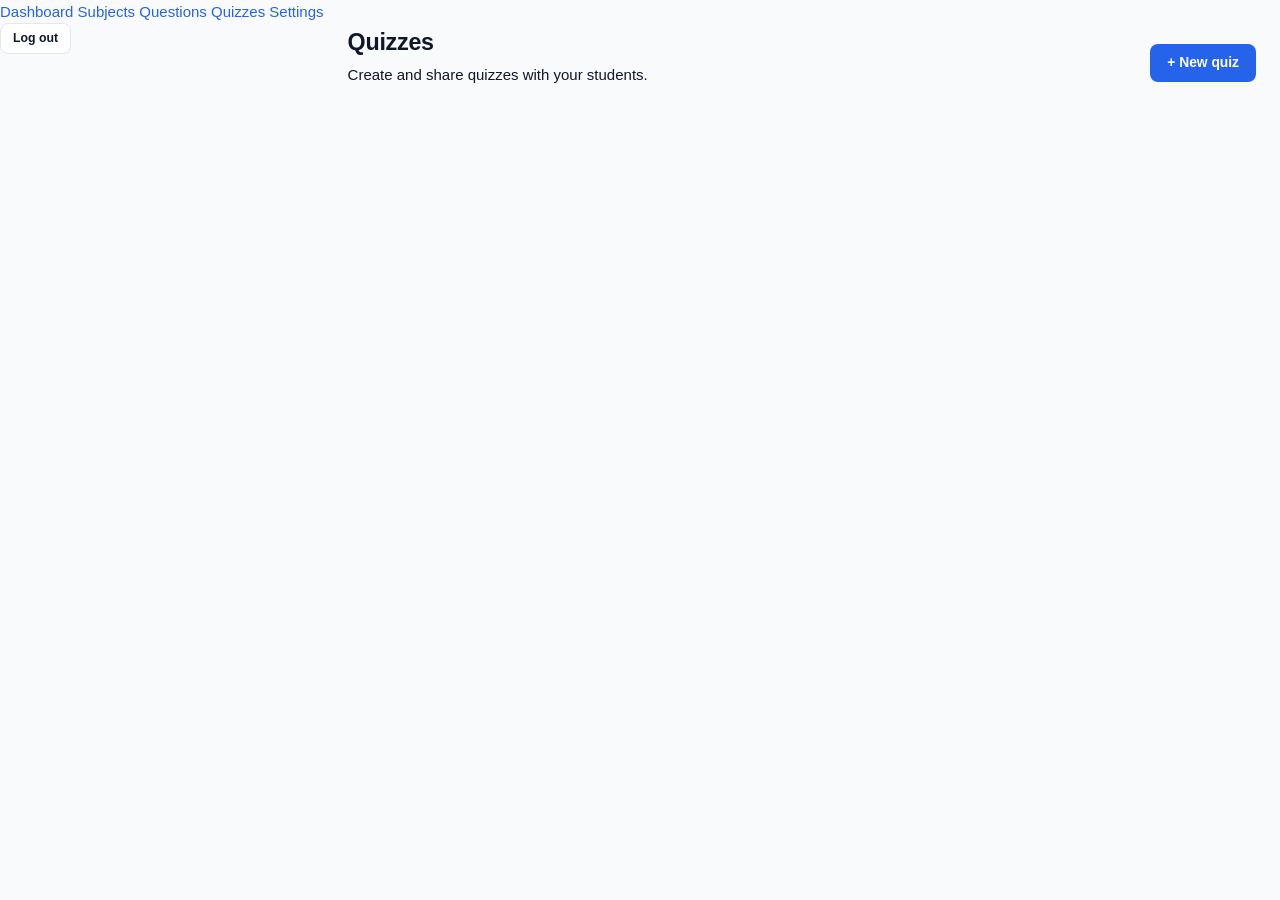
<file: admin/quizzes.html>
<!DOCTYPE html>
<html lang="en">
<head>
<meta charset="utf-8">
<meta name="viewport" content="width=device-width,initial-scale=1">
<title>Quizzes · Quiz Platform Champ</title>
<link rel="icon" type="image/svg+xml" href="../assets/logo-icon.svg">
<link rel="stylesheet" href="../assets/admin/admin.css">
<style>
  .quiz-card{background:#fff;border-radius:10px;box-shadow:var(--shadow);padding:18px;margin-bottom:14px}
  .quiz-head{display:flex;align-items:flex-start;justify-content:space-between;gap:12px;flex-wrap:wrap}
  .quiz-title{font-size:1.1rem;font-weight:700;margin:0 0 4px}
  .quiz-meta{color:var(--muted);font-size:.87rem;margin-bottom:12px}
  .code-row{display:flex;gap:8px;align-items:center;background:#f7f9fc;padding:10px 12px;
    border-radius:8px;font-family:ui-monospace,Menlo,Consolas,monospace;font-size:.9rem;
    word-break:break-all;margin-bottom:12px}
  .code-row .code{flex:1;font-weight:700;color:var(--primary)}
  .badge{display:inline-block;padding:3px 9px;border-radius:99px;font-size:.75rem;font-weight:600}
  .badge.active{background:#dcfce7;color:#166534}
  .badge.inactive{background:#fee2e2;color:#991b1b}
  .badge.flag{background:#fef3c7;color:#92400e}
  .badge.topic{background:#eff6ff;color:#1d4ed8}
  .quiz-actions{display:flex;gap:6px;flex-wrap:wrap;margin-top:8px}
  .stats{display:flex;gap:14px;font-size:.85rem;color:var(--muted);margin-bottom:10px;flex-wrap:wrap}
  .stats b{color:var(--text)}
  .modal-back{position:fixed;inset:0;background:rgba(15,23,42,.55);z-index:100;
    display:flex;align-items:center;justify-content:center;padding:16px;overflow-y:auto}
  .modal{background:#fff;border-radius:12px;box-shadow:var(--shadow-lg);
    max-width:600px;width:100%;padding:24px;max-height:90vh;overflow-y:auto}
  .row-2{display:grid;grid-template-columns:1fr 1fr;gap:12px}
  @media (max-width:520px){.row-2{grid-template-columns:1fr}}
  .switch{display:flex;align-items:center;gap:10px;padding:8px 0;font-size:.92rem}
  .switch input{width:auto}

  /* topic allocation panel */
  .topic-panel { background: var(--bg); border: 1px solid var(--border); border-radius: var(--radius); padding: 14px; margin-top: 12px; }
  .topic-panel.hidden { display: none; }
  .topic-panel .hint-top { font-size: .85rem; color: var(--muted); margin-bottom: 10px; }
  .topic-alloc { display: flex; align-items: center; gap: 10px; padding: 8px 0; border-bottom: 1px dashed var(--border); }
  .topic-alloc:last-child { border-bottom: 0; }
  .topic-alloc input[type=checkbox] { width: 18px; height: 18px; accent-color: var(--primary); flex: 0 0 auto; }
  .topic-alloc .tname { flex: 1; font-weight: 600; font-size: .9rem; }
  .topic-alloc .tcount { color: var(--muted); font-size: .8rem; }
  .topic-alloc input[type=number] { width: 70px; padding: 6px 8px; font-size: .88rem; text-align: center; }
  .topic-alloc .disabled { opacity: .5; }
  .topic-total { display: flex; justify-content: space-between; padding: 12px 4px 0;
    border-top: 1px solid var(--border); margin-top: 10px; font-weight: 700; font-size: .95rem; }
  .topic-total .warn { color: var(--warn); }
  .topic-total .ok { color: var(--success); }
</style>
</head>
<body>

<header class="topbar">
  <nav>
    <a href="dashboard.html">Dashboard</a>
    <a href="subjects.html">Subjects</a>
    <a href="questions.html">Questions</a>
    <a href="quizzes.html" class="active">Quizzes</a>
    <a href="settings.html">Settings</a>
  </nav>
  <div class="user">
    <span class="email" id="userEmail"></span>
    <button class="ghost small" id="btnLogout">Log out</button>
  </div>
</header>

<main class="container">
  <div style="display:flex;align-items:center;justify-content:space-between;gap:12px;flex-wrap:wrap">
    <div>
      <h1>Quizzes</h1>
      <p style="color:var(--muted);margin-top:-6px">Create and share quizzes with your students.</p>
    </div>
    <button id="btnNewQuiz">+ New quiz</button>
  </div>

  <div id="quizList" style="margin-top:20px"></div>
</main>

<!-- create quiz modal -->
<div class="modal-back hidden" id="modalQuiz">
  <div class="modal">
    <h2>Create a quiz</h2>
    <form id="formQuiz">
      <label class="field">
        <span>Quiz title</span>
        <input type="text" id="qTitle" required maxlength="120" placeholder="e.g. Math 7 – Midterms">
      </label>

      <label class="field">
        <span>Subject</span>
        <select id="qSubject" required><option value="">— Select subject —</option></select>
      </label>

      <label class="field">
        <span>Period</span>
        <select id="qPeriod" required disabled><option value="">— Select subject first —</option></select>
      </label>

      <label class="field">
        <span>Share code</span>
        <input type="text" id="qCode" required maxlength="40" pattern="[a-zA-Z0-9\-]+"
               placeholder="e.g. math7-midterm">
        <div class="hint">Letters, numbers, hyphens. Goes in the student URL.</div>
      </label>

      <div class="switch" style="margin-top:8px">
        <input type="checkbox" id="qUseTopics">
        <label for="qUseTopics"><strong>Draw specific counts from each topic</strong></label>
      </div>

      <!-- simple (whole pool) -->
      <label class="field" id="simpleNumField">
        <span>Number of questions</span>
        <input type="number" id="qNum" min="1" value="10">
        <div class="hint" id="poolHint">Select a period to see pool size.</div>
      </label>

      <!-- topic allocation -->
      <div class="topic-panel hidden" id="topicPanel">
        <div class="hint-top" id="topicHint">Select a period to load topics.</div>
        <div id="topicList"></div>
        <div class="topic-total">
          <span>Total questions</span>
          <span id="topicTotal">0</span>
        </div>
      </div>

      <div class="switch" style="margin-top:12px"><input type="checkbox" id="qShuffleQ" checked> <label for="qShuffleQ">Shuffle question order</label></div>
      <div class="switch"><input type="checkbox" id="qShuffleC" checked> <label for="qShuffleC">Shuffle answer choices</label></div>
      <div class="switch"><input type="checkbox" id="qShowScore" checked> <label for="qShowScore">Show score to student after submit</label></div>

      <!-- NEW TIME LIMIT FIELD -->
      <label class="field" style="margin-top:12px">
        <span>Time Limit (minutes)</span>
        <input type="number" id="qTimeLimit" min="1" placeholder="Leave blank for no limit">
        <div class="hint">If enabled, the quiz will auto-submit when time runs out.</div>
      </label>

      <div class="row-2" style="margin-top:12px">
        <label class="field">
          <span>Opens at (optional)</span>
          <input type="datetime-local" id="qOpens">
        </label>
        <label class="field">
          <span>Closes at (optional)</span>
          <input type="datetime-local" id="qExpires">
        </label>
      </div>

      <div id="quizErr" class="msg error hidden"></div>

      <div style="display:flex;gap:8px;justify-content:flex-end;margin-top:20px">
        <button type="button" class="ghost" id="btnCancelQuiz">Cancel</button>
        <button type="submit" id="btnSaveQuiz">Create quiz</button>
      </div>
    </form>
  </div>
</div>

<script type="module">
import { requireAuth, signOut, getUser, escapeHtml, toast, fmtDate } from '../assets/supabase.js';
import {
  listSubjectsForQuiz, countQuestionsInPeriod, listQuizzes, listQuizTopics,
  getPoolBreakdown, createQuiz, toggleQuizActive, deleteQuiz, getAttemptStats,
  updateQuizTimeLimit,
  generateCode,
} from '../assets/admin/quizzes.js';

const session = await requireAuth('index.html');
if (!session) throw new Error('redirecting');
const user = await getUser();
document.getElementById('userEmail').textContent = user?.email || '';
document.getElementById('btnLogout').addEventListener('click', async (e) => {
  e.preventDefault(); await signOut(); location.replace('index.html');
});

const $ = id => document.getElementById(id);
let subjects = [];
let currentBreakdown = null;

async function refreshList() {
  const el = $('quizList');
  el.innerHTML = '<div class="card"><p style="color:var(--muted)">Loading…</p></div>';
  try {
    const quizzes = await listQuizzes();
    if (!quizzes.length) {
      el.innerHTML = '<div class="card"><p style="color:var(--muted)">No quizzes yet. Click "+ New quiz" to create one.</p></div>';
      return;
    }

    const enriched = await Promise.all(quizzes.map(async q => {
      const [stats, topics] = await Promise.all([
        getAttemptStats(q.id),
        q.use_topics ? listQuizTopics(q.id) : Promise.resolve([]),
      ]);
      return { q, stats, topics };
    }));

    el.innerHTML = enriched.map(({ q, stats, topics }) => renderQuiz(q, stats, topics)).join('');
    attachHandlers();
  } catch (err) {
    el.innerHTML = `<div class="msg error">${escapeHtml(err.message)}</div>`;
  }
}

function renderQuiz(q, stats, topics) {
  const base = `${location.origin}${location.pathname.replace('admin/quizzes.html', '')}`;
  const url = `${base}?q=${encodeURIComponent(q.code)}`;
  const subjectName = q.subjects?.name || '—';
  const periodName  = q.periods?.name  || '—';
  const activeBadge = q.is_active
    ? '<span class="badge active">Active</span>'
    : '<span class="badge inactive">Inactive</span>';
  const flagBadge = stats.flagged
    ? `<span class="badge flag">${stats.flagged} flagged</span>`
    : '';

  const topicLine = q.use_topics
    ? `<div style="font-size:.82rem;color:var(--muted);margin-bottom:10px">
         ${topics.length ? topics.map(t =>
           `<span class="badge topic">${escapeHtml(t.topics?.name || '?')} · ${t.num_questions}</span>`
         ).join(' ') : ''}
         ${q.untagged_num > 0 ? `<span class="badge topic">Untagged · ${q.untagged_num}</span>` : ''}
       </div>`
    : '';

  return `
    <div class="quiz-card">
      <div class="quiz-head">
        <div>
          <div class="quiz-title">${escapeHtml(q.title)}</div>
          <div class="quiz-meta">${escapeHtml(subjectName)} · ${escapeHtml(periodName)} · ${q.num_questions} questions</div>
        </div>
        <div>${activeBadge} ${flagBadge}</div>
      </div>

      ${renderScheduleBadge(q)}
      ${topicLine}

      <div class="code-row">
        <span class="code">${escapeHtml(q.code)}</span>
        <button class="ghost small" data-copy="${escapeHtml(url)}">Copy link</button>
      </div>

      <div class="stats">
        <span>Attempts: <b>${stats.total}</b></span>
        <span>Submitted: <b>${stats.submitted}</b></span>
        <span>Created: <b>${fmtDate(q.created_at).split(',')[0]}</b></span>
      </div>

      <div class="quiz-actions">
        <a class="btn small" href="quiz-view.html?id=${q.id}">View results</a>
        <a class="btn ghost small" href="quiz-qr.html?id=${q.id}">🔳 QR</a>
        <a class="btn ghost small" href="quiz-preview.html?id=${q.id}">👁 Preview</a>

        <a class="btn ghost small" href="quiz-preview.html?id=${q.id}">👁 Preview</a>
        <button class="ghost small" data-action="edit-time" data-id="${q.id}" data-time="${q.time_limit_minutes || ''}">
          ⏱ ${q.time_limit_minutes ? q.time_limit_minutes + ' min limit' : 'Set time limit'}
        </button>
        <button class="ghost small" data-action="toggle" data-id="${q.id}" data-active="${q.is_active}">
          ${q.is_active ? 'Deactivate' : 'Activate'}
        </button>
        <button class="danger small" data-action="delete" data-id="${q.id}">Delete</button>
      </div>
    </div>
  `;
}

function renderScheduleBadge(q) {
  const now = Date.now();
  const open = q.opens_at ? new Date(q.opens_at).getTime() : null;
  const close = q.expires_at ? new Date(q.expires_at).getTime() : null;
  if (!open && !close) return '';

  let status = '', bg = '#eef2f7', color = '#475569';
  if (open && now < open) { status = `Opens ${fmtDate(q.opens_at)}`; bg = '#fef3c7'; color = '#92400e'; }
  else if (close && now > close) { status = `Closed ${fmtDate(q.expires_at)}`; bg = '#fee2e2'; color = '#991b1b'; }
  else if (open && close) { status = `Open until ${fmtDate(q.expires_at)}`; bg = '#dcfce7'; color = '#166534'; }
  else if (open) { status = `Open since ${fmtDate(q.opens_at)}`; bg = '#dcfce7'; color = '#166534'; }
  else if (close) { status = `Closes ${fmtDate(q.expires_at)}`; bg = '#dcfce7'; color = '#166534'; }

  return `<div style="font-size:.82rem;padding:6px 10px;border-radius:6px;background:${bg};color:${color};font-weight:600;margin-bottom:10px">🕒 ${status}</div>`;
}

function attachHandlers() {
  document.querySelectorAll('[data-copy]').forEach(btn => {
    btn.addEventListener('click', async () => {
      const url = btn.dataset.copy;
      try { await navigator.clipboard.writeText(url); toast('Link copied to clipboard', 'success'); }
      catch { prompt('Copy this link:', url); }
    });
  });

    document.querySelectorAll('[data-action="edit-time"]').forEach(btn => {
    btn.addEventListener('click', async () => {
      const current = btn.dataset.time;
      const input = prompt("Enter time limit in minutes (leave blank or 0 for no time limit):", current);
      if (input === null) return; 
      
      const minutes = parseInt(input, 10) || null;
      try {
        await updateQuizTimeLimit(btn.dataset.id, minutes);
        toast('Time limit updated', 'success');
        refreshList(); 
      } catch (err) { toast(err.message, 'error'); }
    });
  });
  document.querySelectorAll('[data-action="toggle"]').forEach(btn => {
    btn.addEventListener('click', async () => {
      const isActive = btn.dataset.active === 'true';
      try {
        await toggleQuizActive(btn.dataset.id, !isActive);
        toast(isActive ? 'Quiz deactivated' : 'Quiz activated', 'success');
        refreshList();
      } catch (err) { toast(err.message, 'error'); }
    });
  });
  document.querySelectorAll('[data-action="delete"]').forEach(btn => {
    btn.addEventListener('click', async () => {
      if (!confirm('Delete this quiz? All its attempts and results will also be deleted.')) return;
      try { await deleteQuiz(btn.dataset.id); toast('Quiz deleted', 'success'); refreshList(); }
      catch (err) { toast(err.message, 'error'); }
    });
  });
}

const modal = $('modalQuiz');
const selSubject = $('qSubject');
const selPeriod  = $('qPeriod');
const poolHint   = $('poolHint');
const useTopics  = $('qUseTopics');
const simpleNumField = $('simpleNumField');
const topicPanel = $('topicPanel');
const topicListEl = $('topicList');
const topicTotalEl = $('topicTotal');
const topicHint = $('topicHint');

async function loadSubjects() {
  subjects = await listSubjectsForQuiz();
  selSubject.innerHTML = '<option value="">— Select subject —</option>' +
    subjects.map(s => `<option value="${s.id}">${escapeHtml(s.name)}</option>`).join('');
}

selSubject.addEventListener('change', () => {
  const s = subjects.find(x => x.id === selSubject.value);
  if (!s) {
    selPeriod.disabled = true;
    selPeriod.innerHTML = '<option value="">— Select subject first —</option>';
    poolHint.textContent = 'Select a period to see pool size.';
    topicHint.textContent = 'Select a period to load topics.';
    return;
  }
  const periods = (s.periods || []).slice().sort((a,b) => a.name.localeCompare(b.name));
  if (!periods.length) {
    selPeriod.disabled = true;
    selPeriod.innerHTML = '<option value="">— No periods —</option>';
    poolHint.textContent = 'This subject has no periods. Add one in Subjects.';
    topicHint.textContent = 'No periods in this subject.';
    return;
  }
  selPeriod.disabled = false;
  selPeriod.innerHTML = '<option value="">— Select period —</option>' +
    periods.map(p => `<option value="${p.id}">${escapeHtml(p.name)}</option>`).join('');
});

selPeriod.addEventListener('change', async () => {
  if (!selPeriod.value) return;
  poolHint.textContent = 'Loading…';
  try {
    currentBreakdown = await getPoolBreakdown(selPeriod.value);
    poolHint.textContent = `Pool has ${currentBreakdown.total} question${currentBreakdown.total === 1 ? '' : 's'}.`;
    if (useTopics.checked) renderTopicPanel();
  } catch (err) {
    poolHint.textContent = 'Could not load pool.';
  }
});

useTopics.addEventListener('change', () => {
  const on = useTopics.checked;
  simpleNumField.style.display = on ? 'none' : 'block';
  topicPanel.classList.toggle('hidden', !on);
  if (on) renderTopicPanel();
});

function renderTopicPanel() {
  if (!currentBreakdown) {
    topicListEl.innerHTML = '';
    topicHint.textContent = 'Select a period to load topics.';
    topicTotalEl.innerHTML = '0';
    return;
  }

  const { topics, untagged, total } = currentBreakdown;

  if (!total) {
    topicListEl.innerHTML = '';
    topicHint.textContent = 'This period has no questions yet.';
    topicTotalEl.innerHTML = '0';
    return;
  }

  topicHint.textContent = `Pool: ${total} question${total === 1 ? '' : 's'} total. Set how many from each topic.`;

  const rows = [];

  topics.forEach(t => {
    rows.push(`
      <div class="topic-alloc" data-topic-id="${t.id}" data-topic-name="${escapeHtml(t.name)}">
        <input type="checkbox" data-topic-check>
        <span class="tname">${escapeHtml(t.name)}</span>
        <span class="tcount">${t.count} in pool</span>
        <input type="number" min="0" max="${t.count}" value="0" data-topic-num disabled>
      </div>`);
  });

  if (untagged > 0) {
    rows.push(`
      <div class="topic-alloc" data-untagged="1">
        <input type="checkbox" data-topic-check>
        <span class="tname" style="font-style:italic">Untagged</span>
        <span class="tcount">${untagged} in pool</span>
        <input type="number" min="0" max="${untagged}" value="0" data-topic-num disabled>
      </div>`);
  } else if (topics.length === 0) {
    topicHint.textContent = 'No topics defined for this period. Create topics in the Questions page first.';
  }

  topicListEl.innerHTML = rows.join('');
  updateTotal();

  topicListEl.querySelectorAll('.topic-alloc').forEach(row => {
    const chk = row.querySelector('[data-topic-check]');
    const num = row.querySelector('[data-topic-num]');
    chk.addEventListener('change', () => {
      num.disabled = !chk.checked;
      if (chk.checked && Number(num.value) === 0) num.value = 1;
      if (!chk.checked) num.value = 0;
      updateTotal();
    });
    num.addEventListener('input', updateTotal);
  });
}

function updateTotal() {
  let total = 0;
  topicListEl.querySelectorAll('.topic-alloc').forEach(row => {
    const chk = row.querySelector('[data-topic-check]');
    const num = row.querySelector('[data-topic-num]');
    if (chk.checked) total += Number(num.value) || 0;
  });

  const warn = total < 1;
  topicTotalEl.innerHTML = warn
    ? `<span class="warn">${total}</span> — set at least 1 question`
    : `<span class="ok">${total}</span>`;
}

function gatherTopicAllocation() {
  const picks = [];
  let untaggedNum = 0;
  topicListEl.querySelectorAll('.topic-alloc').forEach(row => {
    const chk = row.querySelector('[data-topic-check]');
    const num = row.querySelector('[data-topic-num]');
    if (!chk.checked) return;
    const n = Number(num.value) || 0;
    if (n <= 0) return;
    if (row.dataset.untagged) {
      untaggedNum = n;
    } else {
      picks.push({
        topic_id: row.dataset.topicId,
        name: row.dataset.topicName,
        num_questions: n,
      });
    }
  });
  return { picks, untaggedNum };
}

function openModal() {
  $('formQuiz').reset();
  $('qNum').value = 10;
  $('qShuffleQ').checked = true;
  $('qShuffleC').checked = true;
  $('qShowScore').checked = true;
  $('qOpens').value = '';
  $('qExpires').value = '';
  $('qTimeLimit').value = ''; 
  $('quizErr').classList.add('hidden');
  $('qCode').value = generateCode();

  useTopics.checked = false;
  simpleNumField.style.display = 'block';
  topicPanel.classList.add('hidden');
  topicListEl.innerHTML = '';
  topicTotalEl.innerHTML = '0';
  topicHint.textContent = 'Select a period to load topics.';

  currentBreakdown = null;
  selPeriod.disabled = true;
  selPeriod.innerHTML = '<option value="">— Select subject first —</option>';
  poolHint.textContent = 'Select a period to see pool size.';

  modal.classList.remove('hidden');
}

$('btnNewQuiz').addEventListener('click', openModal);
$('btnCancelQuiz').addEventListener('click', () => modal.classList.add('hidden'));

$('formQuiz').addEventListener('submit', async (e) => {
  e.preventDefault();
  const errEl = $('quizErr');
  errEl.classList.add('hidden');

  const payload = {
    title: $('qTitle').value.trim(),
    subject_id: selSubject.value,
    period_id: selPeriod.value,
    code: $('qCode').value.trim().toLowerCase(),
    shuffle_questions: $('qShuffleQ').checked,
    shuffle_choices: $('qShuffleC').checked,
    show_score_at_end: $('qShowScore').checked,
    opens_at: $('qOpens').value ? new Date($('qOpens').value).toISOString() : null,
    expires_at: $('qExpires').value ? new Date($('qExpires').value).toISOString() : null,
    use_topics: useTopics.checked,
    time_limit_minutes: parseInt($('qTimeLimit').value, 10) || null,
  };

  if (!payload.title) { errEl.textContent = 'Enter a title.'; errEl.classList.remove('hidden'); return; }
  if (!payload.subject_id) { errEl.textContent = 'Select a subject.'; errEl.classList.remove('hidden'); return; }
  if (!payload.period_id) { errEl.textContent = 'Select a period.'; errEl.classList.remove('hidden'); return; }
  if (!payload.code) { errEl.textContent = 'Enter a share code.'; errEl.classList.remove('hidden'); return; }

  if (useTopics.checked) {
    const { picks, untaggedNum } = gatherTopicAllocation();
    if (!picks.length && untaggedNum < 1) {
      errEl.textContent = 'Select at least one topic with a count greater than zero.';
      errEl.classList.remove('hidden');
      return;
    }
    payload.topics = picks;
    payload.untagged_num = untaggedNum;
  } else {
    payload.num_questions = parseInt($('qNum').value, 10);
  }

  if (payload.opens_at && payload.expires_at && payload.expires_at <= payload.opens_at) {
    errEl.textContent = 'Close time must be after open time.';
    errEl.classList.remove('hidden');
    return;
  }

  const btn = $('btnSaveQuiz');
  btn.disabled = true; btn.textContent = 'Creating…';
  try {
    await createQuiz(payload);
    toast('Quiz created', 'success');
    modal.classList.add('hidden');
    refreshList();
  } catch (err) {
    errEl.textContent = err.message;
    errEl.classList.remove('hidden');
  } finally {
    btn.disabled = false; btn.textContent = 'Create quiz';
  }
});

await loadSubjects();
refreshList();
</script>
</body>
</html>
</file>
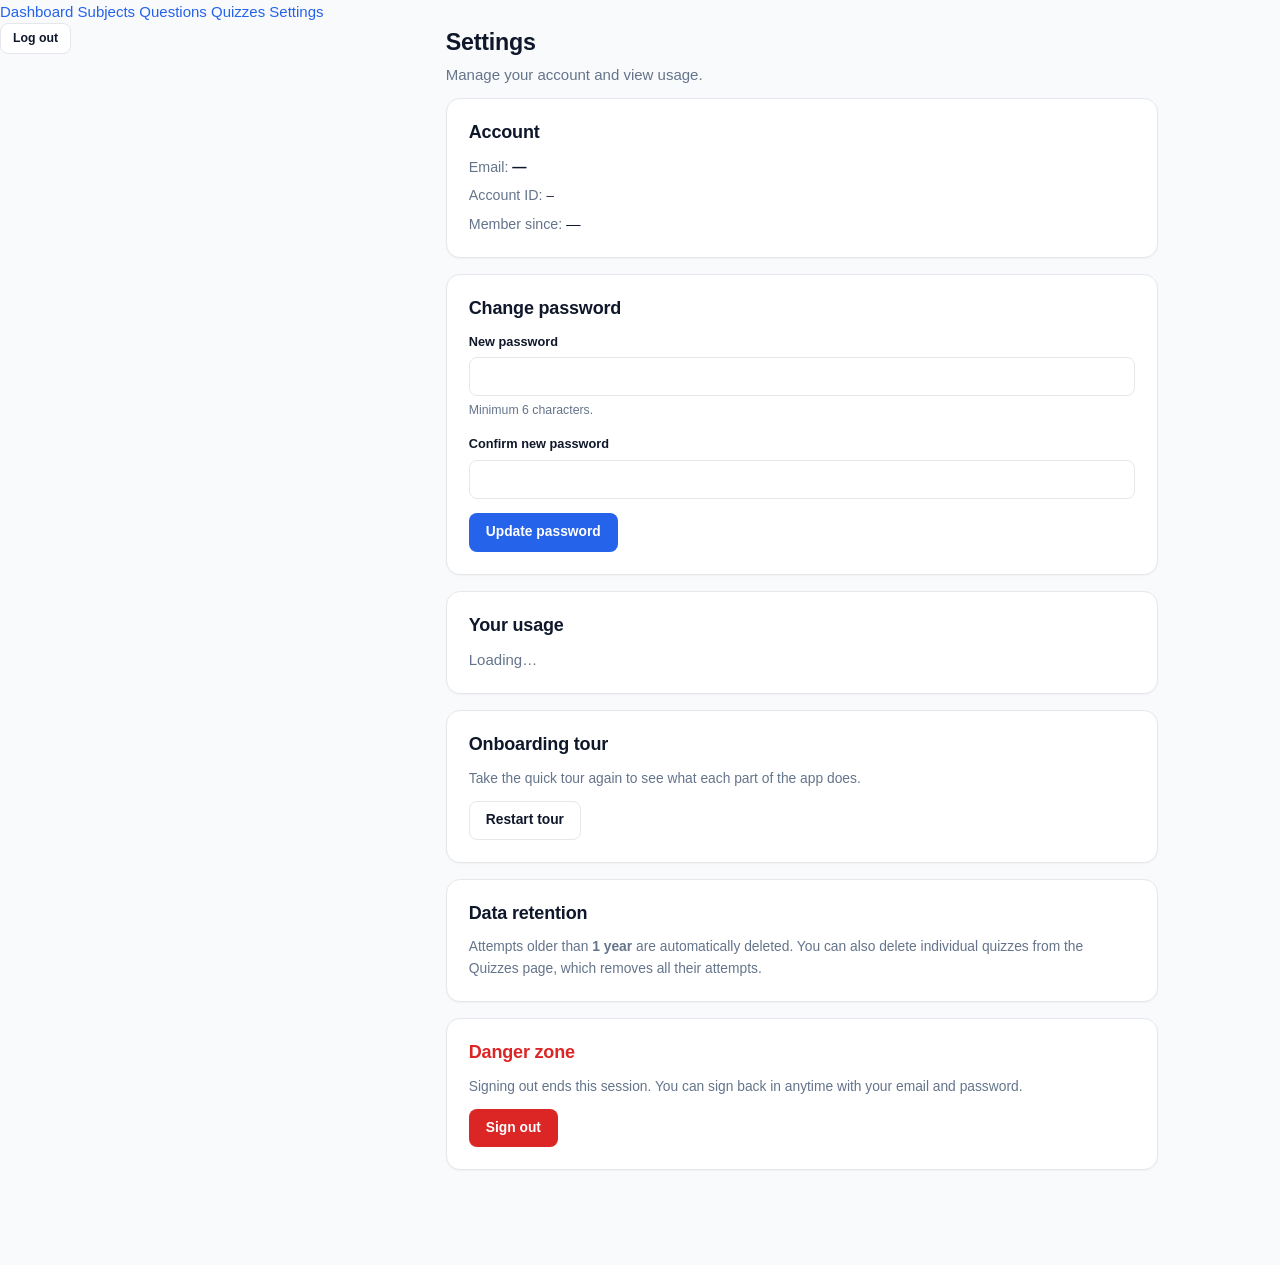
<file: admin/settings.html>
<!DOCTYPE html>
<html lang="en">
<head>
<meta charset="utf-8">
<meta name="viewport" content="width=device-width,initial-scale=1">
<title>Settings · Quiz Platform Champ</title>
<link rel="icon" type="image/svg+xml" href="../assets/logo-icon.svg">
<link rel="stylesheet" href="../assets/admin/admin.css">
</head>
<body>

<!-- Placeholder topbar — the sidebar script will pick this up and replace it -->
<header class="topbar">
  <nav>
    <a href="dashboard.html">Dashboard</a>
    <a href="subjects.html">Subjects</a>
    <a href="questions.html">Questions</a>
    <a href="quizzes.html">Quizzes</a>
    <a href="settings.html" class="active">Settings</a>
  </nav>
  <div class="user">
    <span class="email" id="userEmail"></span>
    <button class="ghost small" id="btnLogout">Log out</button>
  </div>
</header>

<main class="container" style="max-width:760px">
  <h1>Settings</h1>
  <p style="color:var(--text-muted);margin-top:-6px">Manage your account and view usage.</p>

  <div class="card">
    <h2>Account</h2>
    <div style="display:flex;flex-direction:column;gap:6px;font-size:.95rem">
      <div><span style="color:var(--text-muted)">Email:</span> <strong id="acctEmail">—</strong></div>
      <div><span style="color:var(--text-muted)">Account ID:</span> <code id="acctId" style="font-family:var(--font-mono);font-size:.82rem">—</code></div>
      <div><span style="color:var(--text-muted)">Member since:</span> <span id="acctSince">—</span></div>
    </div>
  </div>

  <div class="card">
    <h2>Change password</h2>
    <form id="formPassword">
      <label class="field">
        <span>New password</span>
        <input type="password" id="pwNew" autocomplete="new-password" minlength="6" required>
        <div class="hint">Minimum 6 characters.</div>
      </label>
      <label class="field">
        <span>Confirm new password</span>
        <input type="password" id="pwConfirm" autocomplete="new-password" minlength="6" required>
      </label>
      <div id="pwMsg" class="msg hidden"></div>
      <button type="submit" id="btnSavePw">Update password</button>
    </form>
  </div>

  <div class="card">
    <h2>Your usage</h2>
    <div id="usage" style="color:var(--text-muted)">Loading…</div>
  </div>
  <div class="card">
    <h2>Onboarding tour</h2>
    <p style="color:var(--text-muted);font-size:.92rem">
      Take the quick tour again to see what each part of the app does.
    </p>
    <button class="ghost" data-action="restart-tour">Restart tour</button>
  </div>

  <div class="card">
    <h2>Data retention</h2>
    <p style="color:var(--text-muted);font-size:.92rem;margin:0">
      Attempts older than <strong>1 year</strong> are automatically deleted.
      You can also delete individual quizzes from the Quizzes page, which removes all their attempts.
    </p>
  </div>

  <div class="card">
    <h2 style="color:var(--danger)">Danger zone</h2>
    <p style="color:var(--text-muted);font-size:.92rem">
      Signing out ends this session. You can sign back in anytime with your email and password.
    </p>
    <button class="danger" id="btnLogout2">Sign out</button>
  </div>
</main>

<script type="module">
import { requireAuth, signOut, getUser, supabase, escapeHtml, fmtDate, toast } from '../assets/supabase.js';

const session = await requireAuth('index.html');
if (!session) throw new Error('redirecting');

const user = await getUser();

document.getElementById('userEmail').textContent = user?.email || '';
document.getElementById('acctEmail').textContent  = user?.email || '—';
document.getElementById('acctId').textContent     = user?.id || '—';
document.getElementById('acctSince').textContent  = user?.created_at ? fmtDate(user.created_at) : '—';

document.getElementById('btnLogout').addEventListener('click', async (e) => {
  e.preventDefault();
  await signOut();
  location.replace('index.html');
});
document.getElementById('btnLogout2').addEventListener('click', async () => {
  await signOut();
  location.replace('index.html');
});

/* ---------- password ---------- */
const pwForm = document.getElementById('formPassword');
const pwMsg  = document.getElementById('pwMsg');

function showPwMsg(text, type) {
  pwMsg.textContent = text;
  pwMsg.className = 'msg ' + type;
  pwMsg.classList.remove('hidden');
}

pwForm.addEventListener('submit', async (e) => {
  e.preventDefault();
  const a = document.getElementById('pwNew').value;
  const b = document.getElementById('pwConfirm').value;

  if (a.length < 6) { showPwMsg('Password must be at least 6 characters.', 'error'); return; }
  if (a !== b)      { showPwMsg('Passwords do not match.', 'error'); return; }

  const btn = document.getElementById('btnSavePw');
  btn.disabled = true; btn.textContent = 'Updating…';

  const { error } = await supabase.auth.updateUser({ password: a });

  btn.disabled = false; btn.textContent = 'Update password';

  if (error) {
    showPwMsg(error.message, 'error');
  } else {
    showPwMsg('Password updated successfully.', 'success');
    pwForm.reset();
    setTimeout(() => pwMsg.classList.add('hidden'), 4000);
  }
});

/* ---------- usage ---------- */
(async () => {
  const el = document.getElementById('usage');
  try {
    const [subjects, periods, questions, quizzes, attempts] = await Promise.all([
      supabase.from('subjects').select('id', { count: 'exact', head: true }),
      supabase.from('periods').select('id', { count: 'exact', head: true }),
      supabase.from('questions').select('id', { count: 'exact', head: true }),
      supabase.from('quizzes').select('id', { count: 'exact', head: true }),
      supabase.from('attempts').select('id', { count: 'exact', head: true }),
    ]);

    el.innerHTML = `
      <div style="display:grid;grid-template-columns:repeat(auto-fit,minmax(120px,1fr));gap:14px">
        <div>
          <div style="font-size:1.5rem;font-weight:800">${subjects.count || 0}</div>
          <div style="font-size:.85rem;color:var(--text-muted)">Subjects</div>
        </div>
        <div>
          <div style="font-size:1.5rem;font-weight:800">${periods.count || 0}</div>
          <div style="font-size:.85rem;color:var(--text-muted)">Periods</div>
        </div>
        <div>
          <div style="font-size:1.5rem;font-weight:800">${questions.count || 0}</div>
          <div style="font-size:.85rem;color:var(--text-muted)">Questions</div>
        </div>
        <div>
          <div style="font-size:1.5rem;font-weight:800">${quizzes.count || 0}</div>
          <div style="font-size:.85rem;color:var(--text-muted)">Quizzes</div>
        </div>
        <div>
          <div style="font-size:1.5rem;font-weight:800">${attempts.count || 0}</div>
          <div style="font-size:.85rem;color:var(--text-muted)">Attempts</div>
        </div>
      </div>`;
  } catch (err) {
    el.textContent = 'Could not load usage: ' + err.message;
  }
})();
</script>
</body>
</html>
</file>
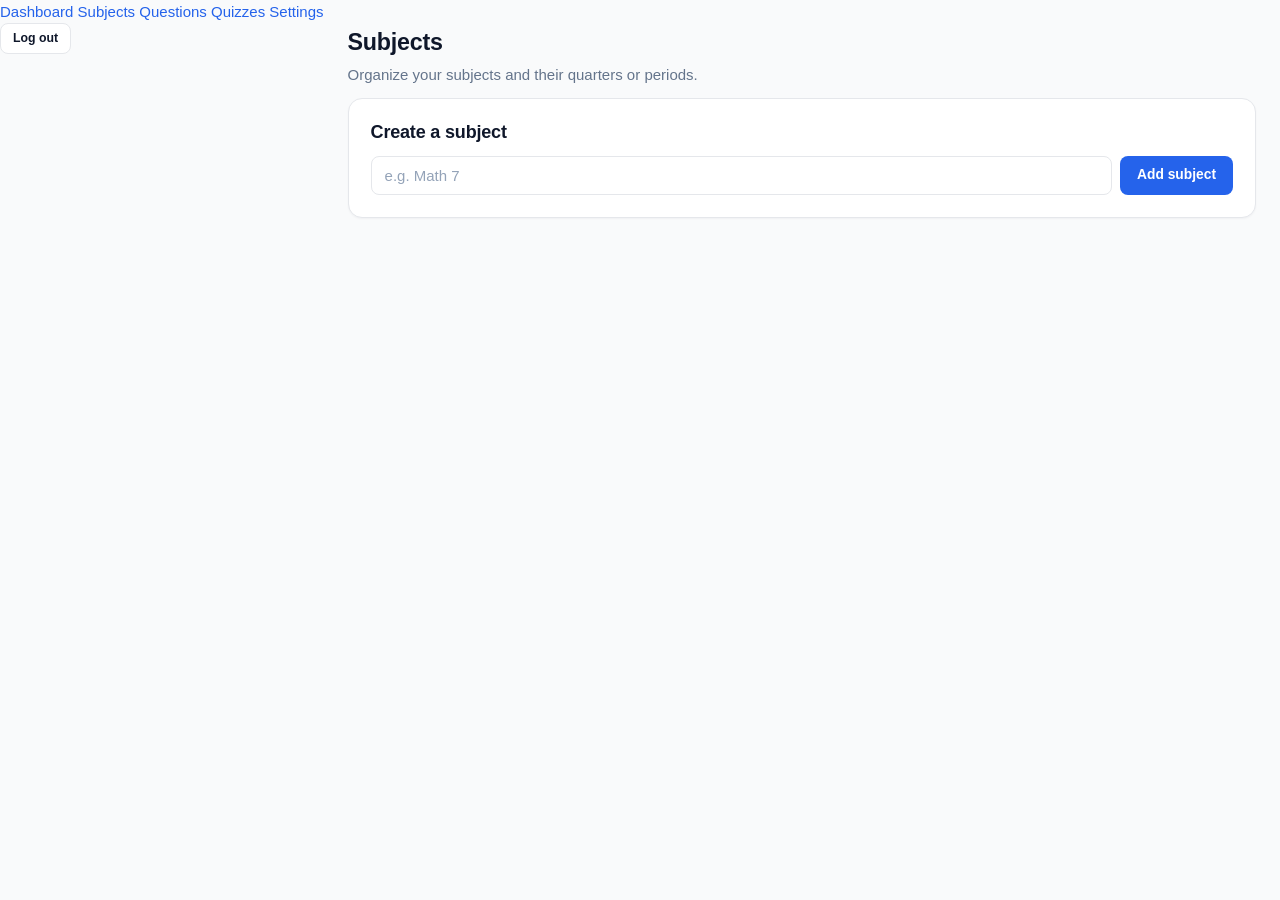
<file: admin/subjects.html>
<!DOCTYPE html>
<html lang="en">
<head>
<meta charset="utf-8">
<meta name="viewport" content="width=device-width,initial-scale=1">
<title>Subjects · Quiz Platform Champ</title>
<link rel="icon" type="image/svg+xml" href="../assets/logo-icon.svg">
<link rel="stylesheet" href="../assets/admin/admin.css">
<style>
  .subject-card{background:var(--card);border:1px solid var(--border);border-radius:var(--radius-lg);
    box-shadow:var(--shadow-xs);padding:20px;margin-bottom:14px;transition:border-color .15s, box-shadow .15s}
  .subject-card:hover{border-color:var(--border-strong);box-shadow:var(--shadow-sm)}
  .subject-head{display:flex;align-items:center;justify-content:space-between;gap:12px;margin-bottom:12px;flex-wrap:wrap}
  .subject-head h2{margin:0;font-size:1.1rem;letter-spacing:-0.01em}
  .period-list{list-style:none;padding:0;margin:0 0 12px;display:flex;flex-wrap:wrap;gap:6px}
  .period-list li{display:flex;align-items:center;gap:6px;
    padding:6px 10px 6px 14px;background:var(--card-hover);border:1px solid var(--border);
    border-radius:99px;font-size:.88rem;font-weight:500;transition:background .12s}
  .period-list li:hover{background:var(--primary-soft);border-color:var(--primary)}
  .period-list li .p-name{color:var(--text)}
  .period-list li .p-del{background:transparent;border:0;color:var(--text-muted);
    cursor:pointer;font-size:.85rem;padding:0 4px;border-radius:50%;
    display:inline-flex;align-items:center;justify-content:center;width:20px;height:20px;
    box-shadow:none;font-family:inherit}
  .period-list li .p-del:hover{background:var(--danger-soft);color:var(--danger);box-shadow:none}
  .period-empty{color:var(--text-muted);font-size:.85rem;margin:0 0 12px;padding:0;font-style:italic}
  .inline-form{display:flex;gap:8px}
  .inline-form input{flex:1}
  .empty{background:var(--card);border:1px solid var(--border);border-radius:var(--radius-lg);
    box-shadow:var(--shadow-xs);padding:50px 20px;text-align:center;color:var(--text-muted)}
</style>
</head>
<body>

<header class="topbar">
  <nav>
    <a href="dashboard.html">Dashboard</a>
    <a href="subjects.html" class="active">Subjects</a>
    <a href="questions.html">Questions</a>
    <a href="quizzes.html">Quizzes</a>
    <a href="settings.html">Settings</a>
  </nav>
  <div class="user">
    <span class="email" id="userEmail"></span>
    <button class="ghost small" id="btnLogout">Log out</button>
  </div>
</header>

<main class="container">
  <h1>Subjects</h1>
  <p style="color:var(--text-muted);margin-top:-6px">Organize your subjects and their quarters or periods.</p>

  <div class="card">
    <h2>Create a subject</h2>
    <form id="formSubject" class="inline-form">
      <input type="text" id="newSubjectName" placeholder="e.g. Math 7" required maxlength="80">
      <button type="submit">Add subject</button>
    </form>
  </div>

  <div id="subjectsList"></div>
</main>

<script type="module">
import { requireAuth, signOut, getUser, escapeHtml, toast } from '../assets/supabase.js';
import { listSubjects, createSubject, deleteSubject, createPeriod, deletePeriod } from '../assets/admin/subjects.js';

const session = await requireAuth('index.html');
if (!session) throw new Error('redirecting');

const user = await getUser();
document.getElementById('userEmail').textContent = user?.email || '';
document.getElementById('btnLogout').addEventListener('click', async (e) => {
  e.preventDefault(); await signOut(); location.replace('index.html');
});

const listEl = document.getElementById('subjectsList');

async function refresh() {
  listEl.innerHTML = '<div class="card"><p style="color:var(--text-muted)">Loading…</p></div>';
  try { render(await listSubjects()); }
  catch (err) { listEl.innerHTML = `<div class="msg error">${escapeHtml(err.message)}</div>`; }
}

function render(subjects) {
  if (!subjects.length) {
    listEl.innerHTML = '<div class="empty">No subjects yet. Create one above.</div>';
    return;
  }
  listEl.innerHTML = subjects.map(s => {
    const periods = (s.periods || []).slice().sort((a,b) => a.name.localeCompare(b.name));
    return `
      <div class="subject-card">
        <div class="subject-head">
          <h2>${escapeHtml(s.name)}</h2>
          <button class="danger small" data-action="del-subject" data-id="${s.id}">Delete subject</button>
        </div>
        <div style="font-size:.85rem;color:var(--text-muted);margin-bottom:8px;font-weight:600;text-transform:uppercase;letter-spacing:.04em">Periods</div>
        ${periods.length ? `
          <ul class="period-list">
            ${periods.map(p => `
              <li>
                <span class="p-name">${escapeHtml(p.name)}</span>
                <button class="p-del" data-action="del-period" data-id="${p.id}" aria-label="Delete period">✕</button>
              </li>
            `).join('')}
          </ul>
        ` : '<p class="period-empty">No periods yet.</p>'}
        <form class="inline-form" data-action="add-period" data-subject="${s.id}">
          <input type="text" placeholder="Add a period (e.g. 1st Quarter)" maxlength="80" required>
          <button type="submit" class="small">Add</button>
        </form>
      </div>
    `;
  }).join('');
}

document.getElementById('formSubject').addEventListener('submit', async (e) => {
  e.preventDefault();
  const input = document.getElementById('newSubjectName');
  const name = input.value.trim();
  if (!name) return;
  try {
    await createSubject(name);
    input.value = '';
    toast('Subject created', 'success');
    refresh();
  } catch (err) { toast(err.message, 'error'); }
});

listEl.addEventListener('click', async (e) => {
  const btn = e.target.closest('button[data-action]');
  if (!btn) return;
  const { action, id } = btn.dataset;

  if (action === 'del-subject') {
    if (!confirm('Delete this subject? All its periods and questions will be deleted.')) return;
    try { await deleteSubject(id); toast('Subject deleted', 'success'); refresh(); }
    catch (err) { toast(err.message, 'error'); }
  }

  if (action === 'del-period') {
    if (!confirm('Delete this period? All its questions will be deleted.')) return;
    try { await deletePeriod(id); toast('Period deleted', 'success'); refresh(); }
    catch (err) { toast(err.message, 'error'); }
  }
});

listEl.addEventListener('submit', async (e) => {
  const form = e.target.closest('form[data-action="add-period"]');
  if (!form) return;
  e.preventDefault();
  const subjectId = form.dataset.subject;
  const input = form.querySelector('input');
  const name = input.value.trim();
  if (!name) return;
  try {
    await createPeriod(subjectId, name);
    input.value = '';
    toast('Period added', 'success');
    refresh();
  } catch (err) { toast(err.message, 'error'); }
});

refresh();
</script>
</body>
</html>
</file>
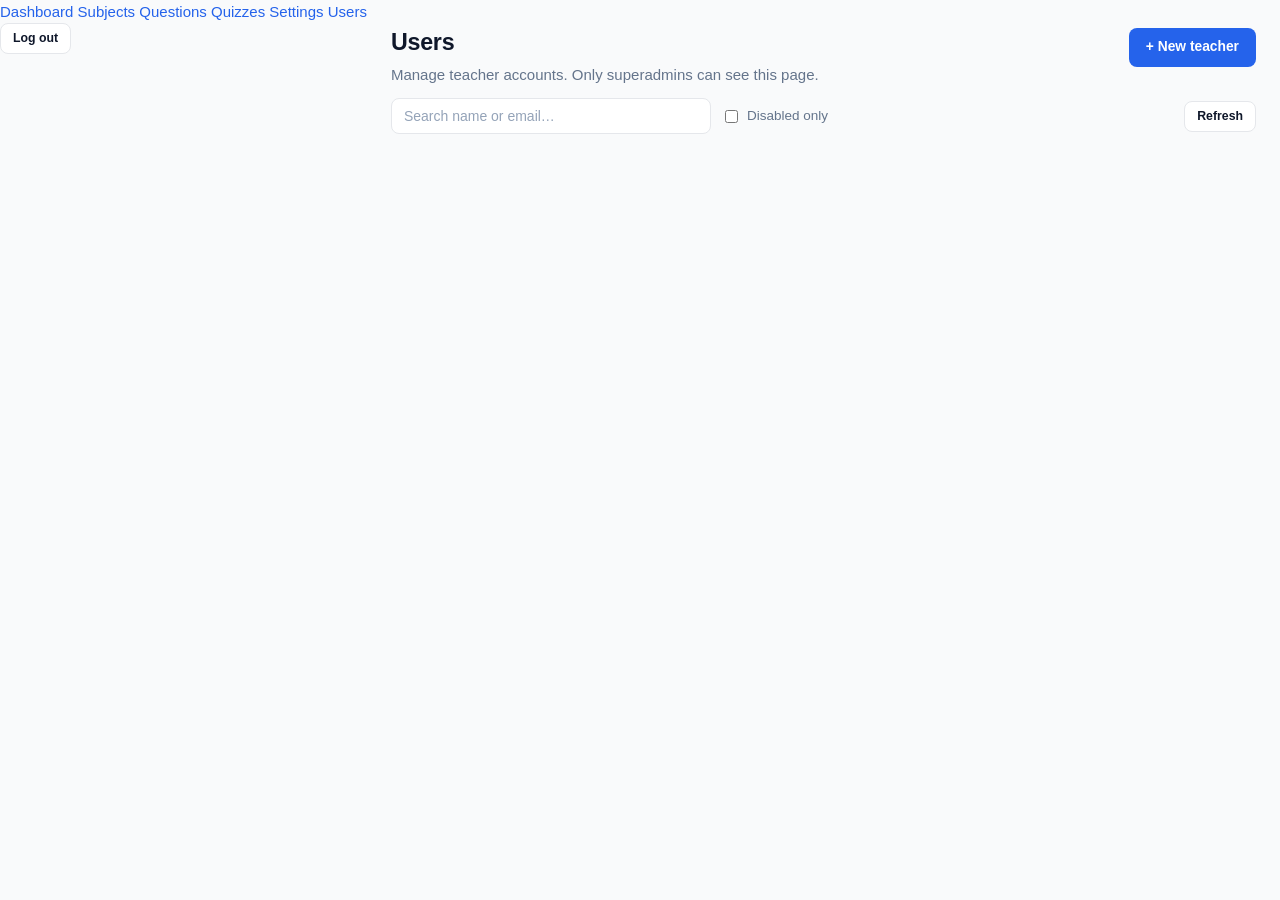
<file: admin/users.html>
<!DOCTYPE html>
<html lang="en">
<head>
<meta charset="utf-8">
<meta name="viewport" content="width=device-width,initial-scale=1">
<title>Users · Quiz Platform Champ</title>
<link rel="icon" type="image/svg+xml" href="../assets/logo-icon.svg">
<link rel="stylesheet" href="../assets/admin/admin.css">
<style>
  .user-row { display: flex; align-items: center; gap: 14px; }
  .user-avatar {
    width: 40px; height: 40px; border-radius: 50%;
    background: var(--primary-soft); color: var(--primary);
    display: flex; align-items: center; justify-content: center;
    font-weight: 700; font-size: .95rem; flex-shrink: 0;
    text-transform: uppercase;
  }
  .user-name { font-weight: 600; }
  .user-email { color: var(--text-muted); font-size: .85rem; }
  .pill {
    display: inline-block; padding: 2px 9px; border-radius: 99px;
    font-size: .72rem; font-weight: 700; letter-spacing: .03em;
    text-transform: uppercase;
  }
  .pill.super    { background: #fef3c7; color: #92400e; }
  .pill.teacher  { background: var(--primary-soft); color: var(--primary); }
  .pill.disabled { background: var(--danger-soft); color: var(--danger); }
  .pill.active   { background: var(--success-soft); color: var(--success); }
  .pill.you      { background: #ede9fe; color: #6d28d9; }

  table.users {
    width: 100%; border-collapse: collapse;
    background: var(--card);
    border-radius: var(--radius-lg);
    overflow: hidden;
    border: 1px solid var(--border);
    box-shadow: var(--shadow-xs);
  }
  table.users th, table.users td {
    padding: 12px 14px; text-align: left;
    border-bottom: 1px solid var(--border);
    vertical-align: middle;
  }
  table.users th {
    background: var(--card-hover);
    font-weight: 600; font-size: .78rem;
    color: var(--text-muted);
    text-transform: uppercase; letter-spacing: .04em;
  }
  table.users tr:last-child td { border-bottom: 0; }
  table.users tr.disabled td { opacity: .65; }

  .stats-mini {
    display: flex; gap: 8px; font-size: .78rem;
    color: var(--text-muted); flex-wrap: wrap;
  }
  .stats-mini span b { color: var(--text); font-weight: 700; }

  .actions {
    display: flex; gap: 4px; justify-content: flex-end;
    flex-wrap: wrap;
  }
  .actions button {
    padding: 5px 9px; font-size: .78rem; font-weight: 600;
  }

  .toolbar {
    display: flex; gap: 10px; align-items: center;
    margin-bottom: 16px; flex-wrap: wrap;
  }
  .toolbar input[type=text] {
    flex: 1; min-width: 180px; max-width: 320px;
    padding: 9px 12px; font-size: 14px;
  }
  .toolbar .spacer { flex: 1; }

  .modal-back {
    position: fixed; inset: 0;
    background: rgba(15,23,42,.6);
    z-index: 100;
    display: flex; align-items: center; justify-content: center;
    padding: 16px; overflow-y: auto;
  }
  .modal-back.hidden { display: none; }
  .modal {
    background: var(--card);
    border-radius: var(--radius-lg);
    box-shadow: var(--shadow-lg);
    max-width: 440px; width: 100%;
    padding: 26px;
    max-height: 90vh; overflow-y: auto;
    border: 1px solid var(--border);
  }
  .modal h2 { margin-top: 0; }
  .modal-actions {
    display: flex; gap: 8px;
    justify-content: flex-end;
    margin-top: 20px;
  }
</style>
</head>
<body>

<header class="topbar">
  <nav>
    <a href="dashboard.html">Dashboard</a>
    <a href="subjects.html">Subjects</a>
    <a href="questions.html">Questions</a>
    <a href="quizzes.html">Quizzes</a>
    <a href="settings.html">Settings</a>
    <a href="users.html" class="active">Users</a>
  </nav>
  <div class="user">
    <span class="email" id="userEmail"></span>
    <button class="ghost small" id="btnLogout">Log out</button>
  </div>
</header>

<main class="container">
  <div style="display:flex;justify-content:space-between;align-items:flex-start;gap:12px;flex-wrap:wrap">
    <div>
      <h1>Users</h1>
      <p style="color:var(--text-muted);margin-top:-6px">Manage teacher accounts. Only superadmins can see this page.</p>
    </div>
    <button id="btnNewUser">+ New teacher</button>
  </div>

  <div id="msg"></div>

  <div class="toolbar">
    <input type="text" id="fltSearch" placeholder="Search name or email…">
    <label style="display:flex;align-items:center;gap:6px;font-size:.9rem;color:var(--text-muted)">
      <input type="checkbox" id="fltDisabled"> Disabled only
    </label>
    <div class="spacer"></div>
    <button class="ghost small" id="btnRefresh">Refresh</button>
  </div>

  <div id="usersList"></div>
</main>

<!-- ============ create user modal ============ -->
<div class="modal-back hidden" id="modalCreate">
  <div class="modal">
    <h2>Add a teacher</h2>
    <form id="formCreate">
      <label class="field">
        <span>Email</span>
        <input type="email" id="cEmail" required placeholder="teacher@example.com">
      </label>
      <label class="field">
        <span>Display name</span>
        <input type="text" id="cName" maxlength="80" placeholder="e.g. Mrs. Santos">
        <div class="hint">Shown in the sidebar and greeting.</div>
      </label>
      <label class="field">
        <span>Temporary password</span>
        <input type="text" id="cPassword" required minlength="6" placeholder="At least 6 characters">
        <div class="hint">Share this with the teacher. They can change it later in Settings.</div>
      </label>
      <div id="createErr" class="msg error hidden"></div>
      <div class="modal-actions">
        <button type="button" class="ghost" id="btnCancelCreate">Cancel</button>
        <button type="submit" id="btnSubmitCreate">Create teacher</button>
      </div>
    </form>
  </div>
</div>

<!-- ============ set password modal ============ -->
<div class="modal-back hidden" id="modalPw">
  <div class="modal">
    <h2>Set a new password</h2>
    <p style="color:var(--text-muted);font-size:.9rem;margin-top:0">
      Set a new password for <strong id="pwTarget"></strong>. They'll be able to sign in with it immediately.
    </p>
    <form id="formPw">
      <label class="field">
        <span>New password</span>
        <input type="text" id="pNew" required minlength="6" placeholder="At least 6 characters">
      </label>
      <div id="pwErr" class="msg error hidden"></div>
      <div class="modal-actions">
        <button type="button" class="ghost" id="btnCancelPw">Cancel</button>
        <button type="submit" id="btnSubmitPw">Set password</button>
      </div>
    </form>
  </div>
</div>

<script type="module">
import {
  requireAuth, signOut, getUser, supabase, escapeHtml, fmtDate, toast,
  callAdminFn, isSuperadmin,
} from '../assets/supabase.js';

const session = await requireAuth('index.html');
if (!session) throw new Error('redirecting');

const user = await getUser();
document.getElementById('userEmail').textContent = user?.email || '';
document.getElementById('btnLogout').addEventListener('click', async (e) => {
  e.preventDefault(); await signOut(); location.replace('index.html');
});

/* ---------- guard: superadmin only ---------- */
const superOK = await isSuperadmin();
if (!superOK) {
  document.querySelector('main').innerHTML =
    '<div class="card"><h1>Not authorized</h1><p style="color:var(--text-muted)">You need superadmin access to view this page.</p></div>';
  throw new Error('not superadmin');
}

const $ = id => document.getElementById(id);
let profiles = [];
let stats = {};
let filterText = '';
let filterDisabled = false;

/* ============================================================
   LOAD
   ============================================================ */
async function load() {
  $('usersList').innerHTML = '<div class="card"><p style="color:var(--text-muted)">Loading…</p></div>';
  $('msg').innerHTML = '';
  try {
    // profiles
    const { data: pData, error: pErr } = await supabase
      .from('profiles')
      .select('id, email, display_name, role, disabled, disabled_at, created_at')
      .order('created_at', { ascending: true });
    if (pErr) throw pErr;

    // stats
    const { data: sData, error: sErr } = await supabase.rpc('get_teacher_stats');
    if (sErr) throw sErr;

    profiles = pData || [];
    stats = {};
    (sData || []).forEach(row => { stats[row.teacher_id] = row; });

    render();
  } catch (err) {
    $('usersList').innerHTML = `<div class="msg error">${escapeHtml(err.message)}</div>`;
  }
}

/* ============================================================
   RENDER
   ============================================================ */
function render() {
  let list = profiles.slice();

  if (filterText) {
    const q = filterText.toLowerCase();
    list = list.filter(p =>
      (p.email || '').toLowerCase().includes(q) ||
      (p.display_name || '').toLowerCase().includes(q)
    );
  }
  if (filterDisabled) list = list.filter(p => p.disabled);

  if (!list.length) {
    $('usersList').innerHTML = '<div class="card"><p style="color:var(--text-muted)">No users match the filter.</p></div>';
    return;
  }

  $('usersList').innerHTML = `
    <table class="users">
      <thead>
        <tr>
          <th>User</th>
          <th>Role</th>
          <th>Status</th>
          <th>Usage</th>
          <th>Joined</th>
          <th></th>
        </tr>
      </thead>
      <tbody>
        ${list.map(renderRow).join('')}
      </tbody>
    </table>`;

  // wire action buttons
  $('usersList').querySelectorAll('button[data-act]').forEach(btn => {
    btn.addEventListener('click', () => handleAction(btn.dataset.act, btn.dataset.id));
  });
}

function renderRow(p) {
  const isMe = p.id === user.id;
  const s = stats[p.id] || {};
  const initial = (p.display_name || p.email || '?').trim().charAt(0);

  const rolePill = p.role === 'superadmin'
    ? '<span class="pill super">Superadmin</span>'
    : '<span class="pill teacher">Teacher</span>';

  const statusPill = p.disabled
    ? '<span class="pill disabled">Disabled</span>'
    : '<span class="pill active">Active</span>';

  const youPill = isMe ? ' <span class="pill you">You</span>' : '';

  return `
    <tr class="${p.disabled ? 'disabled' : ''}">
      <td>
        <div class="user-row">
          <div class="user-avatar">${escapeHtml(initial)}</div>
          <div>
            <div class="user-name">${escapeHtml(p.display_name || '—')}${youPill}</div>
            <div class="user-email">${escapeHtml(p.email)}</div>
          </div>
        </div>
      </td>
      <td>${rolePill}</td>
      <td>${statusPill}</td>
      <td>
        <div class="stats-mini">
          <span><b>${s.subjects || 0}</b> subj</span>
          <span><b>${s.questions || 0}</b> q</span>
          <span><b>${s.quizzes || 0}</b> quiz</span>
          <span><b>${s.attempts || 0}</b> att</span>
        </div>
      </td>
      <td style="white-space:nowrap;color:var(--text-muted);font-size:.85rem">
        ${p.created_at ? fmtDate(p.created_at).split(',')[0] : '—'}
      </td>
      <td>
        <div class="actions">
          ${isMe ? '<span style="color:var(--text-muted);font-size:.8rem;padding:5px 9px">—</span>' : `
            <button class="ghost" data-act="toggle-disabled" data-id="${p.id}">
              ${p.disabled ? 'Enable' : 'Disable'}
            </button>
            <button class="ghost" data-act="toggle-role" data-id="${p.id}">
              ${p.role === 'superadmin' ? 'Demote' : 'Promote'}
            </button>
            <button class="ghost" data-act="reset-pw" data-id="${p.id}">Email reset</button>
            <button class="ghost" data-act="set-pw" data-id="${p.id}">Set password</button>
            <button class="danger" data-act="delete" data-id="${p.id}">Delete</button>
          `}
        </div>
      </td>
    </tr>`;
}

/* ============================================================
   ACTIONS
   ============================================================ */
async function handleAction(act, id) {
  const p = profiles.find(x => x.id === id);
  if (!p) return;

  if (act === 'toggle-disabled') {
    const next = !p.disabled;
    if (!confirm(`${next ? 'Disable' : 'Enable'} ${p.email}?`)) return;
    try {
      const { error } = await supabase
        .from('profiles')
        .update({
          disabled: next,
          disabled_at: next ? new Date().toISOString() : null,
          disabled_by: next ? user.id : null,
        })
        .eq('id', id);
      if (error) throw error;
      toast(next ? 'Account disabled' : 'Account enabled', 'success');
      load();
    } catch (err) { toast(err.message, 'error'); }
    return;
  }

  if (act === 'toggle-role') {
    const next = p.role === 'superadmin' ? 'teacher' : 'superadmin';
    const msg = next === 'superadmin'
      ? `Promote ${p.email} to superadmin? They will be able to manage all accounts.`
      : `Demote ${p.email} to teacher? They will lose access to the Users page.`;
    if (!confirm(msg)) return;
    try {
      const { error } = await supabase
        .from('profiles')
        .update({ role: next })
        .eq('id', id);
      if (error) throw error;
      toast(`Role changed to ${next}`, 'success');
      load();
    } catch (err) { toast(err.message, 'error'); }
    return;
  }

  if (act === 'reset-pw') {
    if (!confirm(`Send a password reset email to ${p.email}?`)) return;
    try {
      await callAdminFn('reset_password', { email: p.email });
      toast('Reset email sent', 'success');
    } catch (err) { toast(err.message, 'error'); }
    return;
  }

  if (act === 'set-pw') {
    $('pwTarget').textContent = p.email;
    $('pNew').value = '';
    $('pwErr').classList.add('hidden');
    $('modalPw').classList.remove('hidden');
    $('modalPw').dataset.userId = id;
    setTimeout(() => $('pNew').focus(), 50);
    return;
  }

  if (act === 'delete') {
    if (!confirm(`Delete ${p.email} permanently?\n\nAll their subjects, questions, quizzes and attempts will be deleted. This cannot be undone.`)) return;
    if (!confirm('Are you ABSOLUTELY sure? Type OK to confirm.')) return;
    try {
      await callAdminFn('delete_user', { user_id: id });
      toast('User deleted', 'success');
      load();
    } catch (err) { toast(err.message, 'error'); }
    return;
  }
}

/* ============================================================
   CREATE MODAL
   ============================================================ */
$('btnNewUser').addEventListener('click', () => {
  $('formCreate').reset();
  $('createErr').classList.add('hidden');
  $('modalCreate').classList.remove('hidden');
  setTimeout(() => $('cEmail').focus(), 50);
});

$('btnCancelCreate').addEventListener('click', () => {
  $('modalCreate').classList.add('hidden');
});

$('formCreate').addEventListener('submit', async (e) => {
  e.preventDefault();
  const errEl = $('createErr');
  errEl.classList.add('hidden');

  const payload = {
    email: $('cEmail').value.trim().toLowerCase(),
    display_name: $('cName').value.trim() || null,
    password: $('cPassword').value,
  };

  if (!payload.email.includes('@')) {
    errEl.textContent = 'Enter a valid email.';
    errEl.classList.remove('hidden');
    return;
  }
  if (payload.password.length < 6) {
    errEl.textContent = 'Password must be at least 6 characters.';
    errEl.classList.remove('hidden');
    return;
  }

  const btn = $('btnSubmitCreate');
  btn.disabled = true; btn.textContent = 'Creating…';

  try {
    await callAdminFn('create_user', payload);
    toast('Teacher created', 'success');
    $('modalCreate').classList.add('hidden');
    load();
  } catch (err) {
    errEl.textContent = err.message;
    errEl.classList.remove('hidden');
  } finally {
    btn.disabled = false; btn.textContent = 'Create teacher';
  }
});

/* ============================================================
   SET PASSWORD MODAL
   ============================================================ */
$('btnCancelPw').addEventListener('click', () => {
  $('modalPw').classList.add('hidden');
});

$('formPw').addEventListener('submit', async (e) => {
  e.preventDefault();
  const errEl = $('pwErr');
  errEl.classList.add('hidden');

  const password = $('pNew').value;
  const userId = $('modalPw').dataset.userId;
  if (password.length < 6) {
    errEl.textContent = 'Password must be at least 6 characters.';
    errEl.classList.remove('hidden');
    return;
  }

  const btn = $('btnSubmitPw');
  btn.disabled = true; btn.textContent = 'Setting…';

  try {
    await callAdminFn('set_password', { user_id: userId, password });
    toast('Password set', 'success');
    $('modalPw').classList.add('hidden');
  } catch (err) {
    errEl.textContent = err.message;
    errEl.classList.remove('hidden');
  } finally {
    btn.disabled = false; btn.textContent = 'Set password';
  }
});

/* ============================================================
   FILTERS
   ============================================================ */
$('fltSearch').addEventListener('input', (e) => {
  filterText = e.target.value;
  render();
});
$('fltDisabled').addEventListener('change', (e) => {
  filterDisabled = e.target.checked;
  render();
});
$('btnRefresh').addEventListener('click', load);

/* ============================================================
   BOOT
   ============================================================ */
load();
</script>
</body>
</html>
</file>
<file: assets/quiz.css>
/* ============================================================
   STUDENT QUIZ — friendly, light + dark
   ============================================================ */

:root {
  --bg:            #f5f7fb;
  --bg-grad-1:     #eef4ff;
  --bg-grad-2:     #f5f7fb;
  --card:          #ffffff;
  --text:          #1a202c;
  --text-muted:    #64748b;
  --text-subtle:   #94a3b8;
  --border:        #e5e7eb;
  --border-strong: #cbd5e1;
  --accent:        #2563eb;
  --accent-h:      #1d4ed8;
  --accent-soft:   #eff4ff;
  --accent-glow:   rgba(37,99,235,.18);
  --ok:            #16a34a;
  --warn:          #d97706;
  --danger:        #dc2626;
  --warn-soft:     #fffbeb;
  --success-soft:  #f0fdf4;
  --radius:    16px;
  --radius-lg: 22px;
  --radius-xl: 28px;
  --shadow-sm: 0 2px 6px rgba(15,23,42,.05);
  --shadow:    0 8px 24px rgba(15,23,42,.08), 0 2px 6px rgba(15,23,42,.04);
  --shadow-lg: 0 24px 48px rgba(15,23,42,.14), 0 8px 16px rgba(15,23,42,.06);
  color-scheme: light;
}

[data-theme="dark"] {
  --bg:            #0b1220;
  --bg-grad-1:     #131e35;
  --bg-grad-2:     #0b1220;
  --card:          #111827;
  --text:          #f1f5f9;
  --text-muted:    #94a3b8;
  --text-subtle:   #64748b;
  --border:        #1f2937;
  --border-strong: #334155;
  --accent:        #3b82f6;
  --accent-h:      #60a5fa;
  --accent-soft:   #1a2742;
  --accent-glow:   rgba(59,130,246,.25);
  --ok:            #22c55e;
  --warn:          #f59e0b;
  --danger:        #ef4444;
  --warn-soft:     #2a2113;
  --success-soft:  #14261a;
  --shadow-sm: 0 2px 6px rgba(0,0,0,.4);
  --shadow:    0 8px 24px rgba(0,0,0,.5);
  --shadow-lg: 0 24px 48px rgba(0,0,0,.6);
  color-scheme: dark;
}

* { box-sizing: border-box; -webkit-tap-highlight-color: transparent; }

html, body {
  margin: 0; padding: 0;
  background: linear-gradient(180deg, var(--bg-grad-1) 0%, var(--bg-grad-2) 320px);
  background-attachment: fixed;
  color: var(--text);
  font-family: -apple-system, BlinkMacSystemFont, "Segoe UI", Roboto,
               "Helvetica Neue", Arial, sans-serif;
  font-size: 17px;
  line-height: 1.5;
  -webkit-user-select: none;
  -moz-user-select: none;
  user-select: none;
  -webkit-font-smoothing: antialiased;
  min-height: 100vh;
  transition: background .25s ease, color .25s ease;
}

.wrap { max-width: 640px; margin: 0 auto; padding: 20px 16px 110px; }

.card {
  background: var(--card);
  border-radius: var(--radius-lg);
  box-shadow: var(--shadow);
  padding: 24px 22px;
  margin-bottom: 16px;
  border: 1px solid var(--border);
  transition: background .25s ease, border-color .25s ease;
}

h1 { font-size: 1.4rem; margin: 0 0 6px; letter-spacing: -0.02em; }
h2 { font-size: 1.2rem; margin: 0 0 14px; letter-spacing: -0.01em; }
p  { margin: 0 0 12px; }
.muted { color: var(--text-muted); font-size: .9rem; }

.theme-toggle {
  position: fixed;
  top: 14px;
  right: 14px;
  width: 40px; height: 40px;
  border-radius: 50%;
  background: var(--card);
  border: 1px solid var(--border);
  color: var(--text-muted);
  box-shadow: var(--shadow-sm);
  display: flex;
  align-items: center;
  justify-content: center;
  font-size: 1.05rem;
  cursor: pointer;
  z-index: 60;
  padding: 0;
  transition: transform .15s, background .15s, color .15s;
}
.theme-toggle:hover { transform: scale(1.08); color: var(--text); }
.theme-toggle .sun  { display: none; }
.theme-toggle .moon { display: inline; }
[data-theme="dark"] .theme-toggle .sun  { display: inline; }
[data-theme="dark"] .theme-toggle .moon { display: none; }

label.field { display: block; margin-bottom: 16px; }
label.field > span { display: block; font-weight: 600; font-size: .92rem; margin-bottom: 8px; }
input[type=text], input[type=number] {
  width: 100%;
  padding: 15px 16px;
  font-size: 17px;
  font-family: inherit;
  border: 2px solid var(--border);
  border-radius: var(--radius);
  background: var(--card);
  color: var(--text);
  transition: border-color .15s, box-shadow .15s, background .25s;
  -webkit-user-select: text;
  user-select: text;
}
input:focus {
  outline: none;
  border-color: var(--accent);
  box-shadow: 0 0 0 4px var(--accent-glow);
}
input::placeholder { color: var(--text-subtle); }

button {
  display: inline-flex;
  align-items: center;
  justify-content: center;
  gap: 8px;
  padding: 16px 22px;
  font-size: 17px;
  font-weight: 700;
  font-family: inherit;
  border: 0;
  border-radius: var(--radius);
  background: var(--accent);
  color: #fff;
  cursor: pointer;
  transition: background .15s, transform .06s, box-shadow .15s;
  box-shadow: 0 4px 12px var(--accent-glow);
  letter-spacing: -0.01em;
}
button:hover { background: var(--accent-h); }
button:active { transform: translateY(2px); box-shadow: 0 1px 3px var(--accent-glow); }
button:disabled {
  background: var(--border-strong);
  color: var(--text-subtle);
  cursor: not-allowed;
  box-shadow: none;
}
button.block { width: 100%; }
button.ghost {
  background: var(--card);
  color: var(--text);
  border: 1px solid var(--border);
  box-shadow: var(--shadow-sm);
}
button.ghost:hover { background: var(--card); border-color: var(--border-strong); }
button.small { padding: 7px 14px; font-size: .82rem; border-radius: 10px; }

.screen { display: none; }
.screen.active { display: block; animation: screenIn .3s ease-out; }
@keyframes screenIn {
  from { opacity: 0; transform: translateY(8px); }
  to   { opacity: 1; transform: translateY(0); }
}

.entry-logo {
  text-align: center;
  font-size: 1.5rem;
  font-weight: 800;
  margin: 34px 0 6px;
  letter-spacing: -0.03em;
}
.entry-logo span { color: var(--accent); }
.entry-sub {
  text-align: center;
  color: var(--text-muted);
  margin-bottom: 30px;
  font-size: .95rem;
}

.quiz-header {
  display: flex;
  align-items: center;
  justify-content: space-between;
  gap: 12px;
  margin-bottom: 16px;
  font-size: .88rem;
  color: var(--text-muted);
}
.quiz-header .right { text-align: right; font-weight: 600; color: var(--text); }

.progress {
  height: 8px;
  background: var(--border);
  border-radius: 99px;
  overflow: hidden;
  margin-bottom: 8px;
}
.progress > i {
  display: block;
  height: 100%;
  background: linear-gradient(90deg, var(--accent), #6366f1);
  width: 0;
  transition: width .35s cubic-bezier(.4,0,.2,1);
  border-radius: 99px;
}

.passage-box {
  background: var(--accent-soft);
  border-left: 4px solid var(--accent);
  border-radius: var(--radius);
  padding: 16px 18px;
  margin-bottom: 18px;
}
.passage-box .p-title {
  font-weight: 700;
  font-size: .98rem;
  margin-bottom: 8px;
  color: var(--text);
  letter-spacing: -0.01em;
}
.passage-box .p-text {
  font-size: .97rem;
  line-height: 1.65;
  white-space: pre-wrap;
  color: var(--text);
}

.q-text {
  font-size: 1.15rem;
  font-weight: 700;
  line-height: 1.45;
  margin: 8px 0 22px;
  letter-spacing: -0.01em;
}

.choices { display: flex; flex-direction: column; gap: 12px; }

.choice {
  display: flex;
  align-items: flex-start;
  gap: 14px;
  padding: 18px;
  border: 2px solid var(--border);
  border-radius: var(--radius);
  background: var(--card);
  cursor: pointer;
  transition: border-color .15s, background .15s, transform .06s, box-shadow .15s;
  -webkit-user-select: none;
  user-select: none;
}
.choice:active { transform: scale(.99); }
.choice.selected {
  border-color: var(--accent);
  background: var(--accent-soft);
  box-shadow: 0 0 0 4px var(--accent-glow);
}
.choice .letter {
  flex: 0 0 32px;
  height: 32px;
  border-radius: 50%;
  background: var(--border);
  color: var(--text-muted);
  display: flex;
  align-items: center;
  justify-content: center;
  font-size: .9rem;
  font-weight: 800;
  margin-top: 1px;
  transition: background .15s, color .15s, transform .15s;
}
.choice.selected .letter {
  background: var(--accent);
  color: #fff;
  transform: scale(1.08);
}
.choice .txt { flex: 1; font-size: 1.02rem; line-height: 1.45; font-weight: 500; }

/* ---------- review screen ---------- */
.review-summary {
  padding: 12px 16px;
  border-radius: var(--radius);
  font-size: .9rem;
  font-weight: 600;
  margin-bottom: 14px;
  border: 1px solid transparent;
}
.review-summary.ok {
  background: var(--success-soft);
  color: var(--ok);
  border-color: rgba(22,163,74,.2);
}
.review-summary.warn {
  background: var(--warn-soft);
  color: var(--warn);
  border-color: rgba(217,119,6,.3);
}

.review-item {
  display: flex;
  gap: 12px;
  padding: 14px;
  border-radius: var(--radius);
  background: var(--bg);
  border: 1px solid var(--border);
  margin-bottom: 10px;
  align-items: flex-start;
}
.review-item.unanswered {
  border-color: rgba(217,119,6,.4);
  background: var(--warn-soft);
}
.review-num {
  flex: 0 0 38px;
  height: 38px;
  border-radius: 10px;
  background: var(--accent-soft);
  color: var(--accent);
  display: flex;
  align-items: center;
  justify-content: center;
  font-weight: 800;
  font-size: .88rem;
}
.review-item.unanswered .review-num {
  background: rgba(217,119,6,.15);
  color: var(--warn);
}
.review-content { flex: 1; min-width: 0; }
.review-q {
  font-weight: 600;
  font-size: .95rem;
  margin-bottom: 6px;
  line-height: 1.4;
  word-wrap: break-word;
}
.review-a { font-size: .85rem; color: var(--text-muted); }
.review-a strong { color: var(--text); font-weight: 700; }
.review-a .not-answered { color: var(--warn); font-weight: 700; }
.review-passage {
  font-size: .78rem;
  color: var(--accent);
  font-weight: 600;
  margin-bottom: 4px;
}
.review-item button {
  align-self: flex-start;
  flex: 0 0 auto;
}

.bottom-bar {
  position: fixed;
  left: 0; right: 0; bottom: 0;
  background: var(--card);
  border-top: 1px solid var(--border);
  padding: 12px 16px;
  display: flex;
  align-items: center;
  gap: 12px;
  z-index: 40;
  padding-bottom: calc(12px + env(safe-area-inset-bottom, 0px));
  box-shadow: 0 -8px 24px rgba(15,23,42,.06);
  transition: background .25s ease, border-color .25s ease;
}
.bottom-bar.hidden { display: none; }
.bottom-bar .info { display: flex; flex-direction: column; line-height: 1.3; }
.bottom-bar .timer {
  font-variant-numeric: tabular-nums;
  font-weight: 800;
  font-size: 1.05rem;
  letter-spacing: -0.01em;
}
.bottom-bar .warn {
  font-size: .78rem;
  color: var(--warn);
  font-weight: 700;
  animation: pulse 1.6s ease-in-out infinite;
}
@keyframes pulse {
  0%,100% { opacity: 1; }
  50%     { opacity: .55; }
}
.bottom-bar .warn.hidden { display: none; }
.bottom-bar button { flex: 1; padding: 15px; }

.modal-back {
  position: fixed; inset: 0;
  background: rgba(15,23,42,.7);
  backdrop-filter: blur(4px);
  z-index: 100;
  display: flex;
  align-items: center;
  justify-content: center;
  padding: 16px;
  animation: fadeIn .2s ease-out;
}
@keyframes fadeIn { from { opacity: 0; } to { opacity: 1; } }
.modal-back.hidden { display: none; }
.modal {
  background: var(--card);
  border-radius: var(--radius-xl);
  box-shadow: var(--shadow-lg);
  padding: 30px 26px;
  max-width: 400px;
  width: 100%;
  text-align: center;
  animation: modalIn .28s cubic-bezier(.34,1.56,.64,1);
}
@keyframes modalIn {
  from { opacity: 0; transform: scale(.9) translateY(10px); }
  to   { opacity: 1; transform: scale(1) translateY(0); }
}
.modal .icon { font-size: 3rem; line-height: 1; margin-bottom: 14px; }
.modal h2 { font-size: 1.2rem; margin-bottom: 10px; }
.modal p { color: var(--text-muted); font-size: .95rem; margin-bottom: 20px; }
.modal .danger { color: var(--danger); font-weight: 700; }

.done-icon {
  font-size: 4rem;
  text-align: center;
  margin: 20px 0 14px;
  animation: pop .5s cubic-bezier(.34,1.56,.64,1);
}
@keyframes pop {
  0%   { transform: scale(0); }
  60%  { transform: scale(1.15); }
  100% { transform: scale(1); }
}
.done-title {
  text-align: center;
  font-size: 1.4rem;
  font-weight: 800;
  margin-bottom: 6px;
  letter-spacing: -0.02em;
}
.score-big {
  font-size: 3.2rem;
  font-weight: 800;
  text-align: center;
  margin: 18px 0 4px;
  color: var(--accent);
  letter-spacing: -0.04em;
  background: linear-gradient(135deg, var(--accent), #6366f1);
  -webkit-background-clip: text;
  background-clip: text;
  -webkit-text-fill-color: transparent;
}
.score-sub { text-align: center; color: var(--text-muted); margin-bottom: 20px; font-size: 1.05rem; }

.info-line {
  text-align: center;
  padding: 14px;
  background: var(--accent-soft);
  border-radius: var(--radius);
  font-size: .92rem;
  color: var(--text);
  margin-bottom: 16px;
}
.err-card { text-align: center; padding: 44px 22px; }
.err-icon { font-size: 3.2rem; margin-bottom: 14px; }

.spinner {
  width: 40px;
  height: 40px;
  border: 4px solid var(--border);
  border-top-color: var(--accent);
  border-radius: 50%;
  animation: spin .7s linear infinite;
  margin: 40px auto;
}
@keyframes spin { to { transform: rotate(360deg); } }

@media (max-width: 480px) {
  .wrap { padding: 16px 14px 110px; }
  .card { padding: 20px 18px; }
  .q-text { font-size: 1.08rem; }
  .choice { padding: 16px; }
  .modal { padding: 26px 22px; }
  .review-item { padding: 12px; }
}

/* ============================================================
   WELCOME SCREEN + QR SCANNER
   ============================================================ */

.welcome-divider {
  display: flex;
  align-items: center;
  gap: 12px;
  color: var(--text-subtle);
  font-size: .82rem;
  font-weight: 600;
  text-transform: uppercase;
  letter-spacing: .08em;
  margin: 20px 0 18px;
}
.welcome-divider::before,
.welcome-divider::after {
  content: '';
  flex: 1;
  height: 1px;
  background: var(--border);
}

/* ---------- scanner overlay ---------- */
#screen-scanner.active {
  display: flex;
  flex-direction: column;
  min-height: 100vh;
  padding: 0;
}

.scanner-wrap {
  flex: 1;
  display: flex;
  flex-direction: column;
  background: #0b1220;
  color: #f1f5f9;
  min-height: 100vh;
}

.scanner-head {
  display: flex;
  align-items: center;
  gap: 12px;
  padding: 14px 16px;
  background: rgba(0,0,0,.4);
  font-weight: 600;
  font-size: .95rem;
}
.scanner-head button {
  background: rgba(255,255,255,.15);
  color: #fff;
  border: 0;
  box-shadow: none;
}
.scanner-head button:hover {
  background: rgba(255,255,255,.25);
  box-shadow: none;
}

#qr-reader {
  flex: 1;
  position: relative;
  overflow: hidden;
  display: flex;
  align-items: center;
  justify-content: center;
}
#qr-reader video {
  max-width: 100%;
  max-height: 100%;
  object-fit: cover;
}
#qr-reader__scan_region {
  border-radius: 20px;
  overflow: hidden;
}
#qr-reader__dashboard_section_csr button {
  background: var(--accent);
  color: #fff;
  border: 0;
  padding: 10px 16px;
  border-radius: 10px;
  font-weight: 600;
  margin: 4px;
}

.scanner-hint {
  text-align: center;
  font-size: .9rem;
  color: #94a3b8;
  padding: 16px;
  margin: 0;
}

/* ============================================================
   INSTALL BANNER
   ============================================================ */

.install-banner {
  display: flex;
  align-items: center;
  gap: 12px;
  background: linear-gradient(135deg, var(--accent-soft), #f0f9ff);
  border: 1px solid var(--accent);
  border-radius: var(--radius-lg);
  padding: 14px 16px;
  margin-bottom: 16px;
  position: relative;
  animation: slideDown .35s ease-out;
  box-shadow: 0 4px 16px var(--accent-glow);
}
.install-banner.hidden { display: none; }

@keyframes slideDown {
  from { opacity: 0; transform: translateY(-10px); }
  to   { opacity: 1; transform: translateY(0); }
}

.install-icon {
  flex: 0 0 40px;
  width: 40px;
  height: 40px;
  border-radius: 12px;
  background: var(--accent);
  color: #fff;
  display: flex;
  align-items: center;
  justify-content: center;
  font-size: 1.3rem;
  box-shadow: 0 2px 8px var(--accent-glow);
}
.install-info { flex: 1; min-width: 0; }
.install-title {
  font-weight: 700;
  font-size: .95rem;
  color: var(--text);
  letter-spacing: -0.01em;
  margin-bottom: 2px;
}
.install-desc {
  font-size: .82rem;
  color: var(--text-muted);
  line-height: 1.3;
}
.install-btn {
  flex: 0 0 auto;
  padding: 9px 18px;
  font-size: .88rem;
  font-weight: 700;
  border-radius: 10px;
  box-shadow: 0 2px 8px var(--accent-glow);
}
.install-close {
  flex: 0 0 auto;
  width: 28px;
  height: 28px;
  padding: 0;
  border-radius: 50%;
  background: transparent;
  color: var(--text-muted);
  font-size: 1rem;
  box-shadow: none;
  display: flex;
  align-items: center;
  justify-content: center;
}
.install-close:hover {
  background: rgba(0,0,0,.06);
  color: var(--text);
  box-shadow: none;
}
[data-theme="dark"] .install-banner {
  background: linear-gradient(135deg, var(--accent-soft), rgba(30,41,59,.6));
}
[data-theme="dark"] .install-close:hover {
  background: rgba(255,255,255,.08);
}

/* ---------- done screen home button ---------- */
#btnDoneHome {
  background: var(--accent);
  color: #fff;
  font-weight: 700;
}
#btnDoneHome:hover {
  background: var(--accent-h);
}
</file>
<file: assets/admin/admin.css>
/* ============================================================
   ADMIN — sidebar layout, light + dark
   ============================================================ */

:root {
  --sidebar-width: 240px;

  --bg:           #f9fafb;
  --bg-elev:      #ffffff;
  --card:         #ffffff;
  --card-hover:   #f3f4f6;

  --text:         #0f172a;
  --text-muted:   #64748b;
  --text-subtle:  #94a3b8;

  --border:       #e5e7eb;
  --border-strong:#d1d5db;

  --primary:      #2563eb;
  --primary-h:    #1d4ed8;
  --primary-soft: #eff6ff;

  --danger:       #dc2626;
  --danger-soft:  #fef2f2;

  --success:      #16a34a;
  --success-soft: #f0fdf4;

  --warn:         #d97706;
  --warn-soft:    #fffbeb;

  --radius-xs: 6px;
  --radius-sm: 8px;
  --radius:    10px;
  --radius-lg: 14px;

  --shadow-xs: 0 1px 2px rgba(15,23,42,.04);
  --shadow-sm: 0 1px 3px rgba(15,23,42,.06), 0 1px 2px rgba(15,23,42,.03);
  --shadow:    0 4px 12px rgba(15,23,42,.06), 0 2px 4px rgba(15,23,42,.03);
  --shadow-lg: 0 16px 32px rgba(15,23,42,.10), 0 6px 12px rgba(15,23,42,.05);

  --font:      -apple-system, BlinkMacSystemFont, "Segoe UI", Roboto,
               "Helvetica Neue", Arial, sans-serif;
  --font-mono: ui-monospace, SFMono-Regular, Menlo, Consolas, monospace;

  color-scheme: light;
}

[data-theme="dark"] {
  --bg:           #0b1220;
  --bg-elev:      #0f172a;
  --card:         #111827;
  --card-hover:   #1a2332;

  --text:         #f1f5f9;
  --text-muted:   #94a3b8;
  --text-subtle:  #64748b;

  --border:       #1f2937;
  --border-strong:#334155;

  --primary:      #3b82f6;
  --primary-h:    #60a5fa;
  --primary-soft: #1e293b;

  --danger:       #ef4444;
  --danger-soft:  #2a1a1a;

  --success:      #22c55e;
  --success-soft: #14261a;

  --warn:         #f59e0b;
  --warn-soft:    #2a2113;

  --shadow-xs: 0 1px 2px rgba(0,0,0,.3);
  --shadow-sm: 0 1px 3px rgba(0,0,0,.4), 0 1px 2px rgba(0,0,0,.3);
  --shadow:    0 4px 12px rgba(0,0,0,.4);
  --shadow-lg: 0 16px 32px rgba(0,0,0,.5);

  color-scheme: dark;
}

* { box-sizing: border-box; }

html, body {
  margin: 0;
  padding: 0;
  background: var(--bg);
  color: var(--text);
  font-family: var(--font);
  font-size: 15px;
  line-height: 1.55;
  -webkit-font-smoothing: antialiased;
  transition: background .2s ease, color .2s ease;
}

body {
  display: flex;
  min-height: 100vh;
}

a { color: var(--primary); text-decoration: none; }
a:hover { text-decoration: underline; }

h1, h2, h3 { margin: 0 0 12px; line-height: 1.25; font-weight: 700; letter-spacing: -0.01em; }
h1 { font-size: 1.55rem; }
h2 { font-size: 1.2rem; }
h3 { font-size: 1rem; }
p  { margin: 0 0 12px; }

/* ============================================================
   SIDEBAR
   ============================================================ */

.sidebar {
  width: var(--sidebar-width);
  flex: 0 0 var(--sidebar-width);
  background: var(--card);
  border-right: 1px solid var(--border);
  display: flex;
  flex-direction: column;
  height: 100vh;
  position: sticky;
  top: 0;
  z-index: 50;
  transition: transform .25s ease, background .2s ease, border-color .2s ease;
}

.sidebar-brand {
  display: flex;
  align-items: center;
  gap: 10px;
  padding: 20px 20px 24px;
  font-weight: 700;
  font-size: .97rem;
  color: var(--text);
  text-decoration: none;
  letter-spacing: -0.01em;
  flex-shrink: 0;
}
.sidebar-brand:hover { text-decoration: none; color: var(--text); }
.sidebar-brand img {
  flex: 0 0 30px;
  width: 30px;
  height: 30px;
  border-radius: 8px;
}
.sidebar-brand span { display: inline-flex; gap: 4px; }
.sidebar-brand strong {
  color: var(--primary);
  font-weight: 800;
  letter-spacing: -0.02em;
}

.sidebar-nav {
  display: flex;
  flex-direction: column;
  gap: 2px;
  padding: 0 12px;
  flex: 1;
  overflow-y: auto;
}
.sidebar-nav a {
  display: flex;
  align-items: center;
  gap: 12px;
  padding: 10px 12px;
  border-radius: var(--radius-sm);
  color: var(--text-muted);
  font-weight: 500;
  font-size: .92rem;
  text-decoration: none;
  transition: background .12s, color .12s;
}
.sidebar-nav a:hover {
  background: var(--card-hover);
  color: var(--text);
  text-decoration: none;
}
.sidebar-nav a.active {
  background: var(--primary-soft);
  color: var(--primary);
  font-weight: 600;
}
.sidebar-nav a .ico {
  display: inline-flex;
  align-items: center;
  justify-content: center;
  width: 20px;
  font-size: 1rem;
  flex-shrink: 0;
}

.sidebar-footer {
  border-top: 1px solid var(--border);
  padding: 12px;
  display: flex;
  flex-direction: column;
  gap: 10px;
  flex-shrink: 0;
}

/* theme toggle (full-width in sidebar) */
.theme-toggle {
  display: flex;
  align-items: center;
  gap: 10px;
  width: 100%;
  padding: 9px 12px;
  background: transparent;
  border: 1px solid var(--border);
  border-radius: var(--radius-sm);
  color: var(--text-muted);
  font-family: inherit;
  font-size: .85rem;
  font-weight: 500;
  cursor: pointer;
  text-align: left;
  transition: background .12s, color .12s, border-color .12s;
  box-shadow: none;
}
.theme-toggle:hover {
  background: var(--card-hover);
  color: var(--text);
  border-color: var(--border-strong);
  box-shadow: none;
}
.theme-toggle .ico-sun,
.theme-toggle .label-light { display: none; }
[data-theme="dark"] .theme-toggle .ico-sun   { display: inline; }
[data-theme="dark"] .theme-toggle .ico-moon  { display: none; }
[data-theme="dark"] .theme-toggle .label-light { display: inline; }
[data-theme="dark"] .theme-toggle .label-dark  { display: none; }

/* user block */
.sidebar-footer .user {
  display: flex;
  flex-direction: column;
  gap: 8px;
  align-items: stretch;
}
.sidebar-footer .user .email {
  font-size: .78rem;
  color: var(--text-muted);
  overflow: hidden;
  text-overflow: ellipsis;
  white-space: nowrap;
  padding: 0 4px;
}
.sidebar-footer .user button {
  width: 100%;
  justify-content: center;
}

/* mobile hamburger + overlay */
.mobile-menu-btn {
  display: none;
  position: fixed;
  top: 12px;
  left: 12px;
  width: 42px;
  height: 42px;
  border-radius: var(--radius-sm);
  background: var(--card);
  border: 1px solid var(--border);
  color: var(--text);
  font-size: 1.15rem;
  z-index: 60;
  cursor: pointer;
  align-items: center;
  justify-content: center;
  padding: 0;
  box-shadow: var(--shadow-sm);
  font-family: inherit;
}
.mobile-menu-btn:hover { background: var(--card-hover); }

.mobile-overlay {
  position: fixed;
  inset: 0;
  background: rgba(15,23,42,.5);
  z-index: 49;
  opacity: 0;
  pointer-events: none;
  transition: opacity .2s ease;
}
.mobile-overlay.active {
  opacity: 1;
  pointer-events: auto;
}

body.sidebar-open .mobile-menu-btn { display: none; }

/* ============================================================
   MAIN CONTENT
   ============================================================ */

main.container {
  flex: 1;
  min-width: 0;
  max-width: 1120px;
  margin: 0 auto;
  padding: 28px 24px 80px;
  width: 100%;
}

/* ---------- cards ---------- */
.card {
  background: var(--card);
  border-radius: var(--radius-lg);
  border: 1px solid var(--border);
  box-shadow: var(--shadow-xs);
  padding: 22px;
  margin-bottom: 16px;
  transition: border-color .15s, box-shadow .15s, background .2s;
}
.card.tight { padding: 14px 16px; }

/* ---------- buttons ---------- */
button, .btn {
  display: inline-flex;
  align-items: center;
  justify-content: center;
  gap: 8px;
  padding: 10px 16px;
  font-size: .92rem;
  font-weight: 600;
  font-family: inherit;
  border-radius: var(--radius-sm);
  border: 1px solid transparent;
  background: var(--primary);
  color: #fff;
  cursor: pointer;
  transition: background .12s, transform .04s, box-shadow .12s, border-color .12s;
  line-height: 1.2;
  white-space: nowrap;
}
button:hover, .btn:hover {
  background: var(--primary-h);
  text-decoration: none;
  box-shadow: 0 4px 12px rgba(37,99,235,.25);
}
button:active, .btn:active { transform: translateY(1px); box-shadow: none; }
button:disabled {
  background: var(--border-strong);
  color: var(--text-subtle);
  cursor: not-allowed;
  box-shadow: none;
}

button.ghost, .btn.ghost {
  background: var(--card);
  color: var(--text);
  border-color: var(--border);
}
button.ghost:hover, .btn.ghost:hover {
  background: var(--card-hover);
  border-color: var(--border-strong);
  box-shadow: var(--shadow-xs);
}

button.danger, .btn.danger { background: var(--danger); }
button.danger:hover, .btn.danger:hover {
  background: #b91c1c;
  box-shadow: 0 4px 12px rgba(220,38,38,.25);
}

button.small, .btn.small { padding: 7px 12px; font-size: .82rem; }
button.block { width: 100%; }

/* ---------- forms ---------- */
label.field { display: block; margin-bottom: 14px; }
label.field > span {
  display: block;
  font-weight: 600;
  font-size: .85rem;
  margin-bottom: 6px;
  color: var(--text);
}
input[type=text], input[type=email], input[type=password],
input[type=number], input[type=url], input[type=date],
input[type=datetime-local], select, textarea {
  width: 100%;
  padding: 10px 13px;
  font-size: 15px;
  font-family: inherit;
  border: 1px solid var(--border);
  border-radius: var(--radius-sm);
  background: var(--card);
  color: var(--text);
  transition: border-color .12s, box-shadow .12s, background .2s;
}
input:focus, select:focus, textarea:focus {
  outline: none;
  border-color: var(--primary);
  box-shadow: 0 0 0 3px rgba(37,99,235,.15);
}
input::placeholder, textarea::placeholder { color: var(--text-subtle); }
textarea { min-height: 90px; resize: vertical; }

.hint { font-size: .82rem; color: var(--text-muted); margin-top: 5px; }

/* ---------- messages ---------- */
.msg {
  padding: 11px 14px;
  border-radius: var(--radius-sm);
  font-size: .9rem;
  margin-bottom: 14px;
  border: 1px solid transparent;
}
.msg.error   { background: var(--danger-soft); color: var(--danger); border-color: rgba(220,38,38,.2); }
.msg.success { background: var(--success-soft); color: var(--success); border-color: rgba(22,163,74,.2); }
.msg.info    { background: var(--primary-soft); color: var(--primary); border-color: rgba(37,99,235,.2); }
.msg.warn    { background: var(--warn-soft); color: var(--warn); border-color: rgba(217,119,6,.25); }
.hidden { display: none !important; }

/* ---------- login ---------- */
.login-wrap {
  min-height: 100vh;
  width: 100%;
  display: flex;
  align-items: center;
  justify-content: center;
  padding: 20px;
  background:
    radial-gradient(1200px 600px at 50% -10%, var(--primary-soft), transparent 60%),
    var(--bg);
}
.login-card {
  width: 100%;
  max-width: 400px;
  background: var(--card);
  border: 1px solid var(--border);
  border-radius: var(--radius-lg);
  box-shadow: var(--shadow-lg);
  padding: 34px 28px;
}
.login-card .logo {
  text-align: center;
  font-size: 1.35rem;
  font-weight: 800;
  margin-bottom: 4px;
  letter-spacing: -0.02em;
}
.login-card .logo span { color: var(--primary); }
.login-card .sub {
  text-align: center;
  color: var(--text-muted);
  font-size: .9rem;
  margin-bottom: 24px;
}
.login-card button[type=submit] {
  width: 100%;
  padding: 12px;
  font-size: 1rem;
  margin-top: 6px;
}
.login-footer {
  margin-top: 22px;
  padding-top: 18px;
  border-top: 1px solid var(--border);
  text-align: center;
  font-size: .82rem;
  color: var(--text-muted);
}

/* floating theme toggle (for pages without sidebar) */
.theme-toggle-float {
  position: fixed;
  top: 14px;
  right: 14px;
  width: 38px;
  height: 38px;
  border-radius: 50%;
  background: var(--card);
  border: 1px solid var(--border);
  color: var(--text-muted);
  display: flex;
  align-items: center;
  justify-content: center;
  font-size: 1rem;
  cursor: pointer;
  padding: 0;
  box-shadow: var(--shadow-sm);
  z-index: 60;
  font-family: inherit;
}
.theme-toggle-float:hover { color: var(--text); background: var(--card-hover); box-shadow: none; }
.theme-toggle-float .ico-sun { display: none; }
[data-theme="dark"] .theme-toggle-float .ico-sun  { display: inline; }
[data-theme="dark"] .theme-toggle-float .ico-moon { display: none; }

/* ---------- dashboard grid ---------- */
.grid {
  display: grid;
  grid-template-columns: repeat(auto-fill, minmax(240px, 1fr));
  gap: 14px;
}
.tile {
  background: var(--card);
  border-radius: var(--radius-lg);
  border: 1px solid var(--border);
  box-shadow: var(--shadow-xs);
  padding: 22px;
  display: flex;
  flex-direction: column;
  gap: 8px;
  transition: border-color .15s, box-shadow .15s, transform .12s;
}
.tile:hover {
  box-shadow: var(--shadow);
  transform: translateY(-2px);
  border-color: var(--border-strong);
  text-decoration: none;
}
.tile .ico {
  width: 42px;
  height: 42px;
  border-radius: 12px;
  background: var(--primary-soft);
  color: var(--primary);
  display: flex;
  align-items: center;
  justify-content: center;
  font-size: 1.25rem;
  margin-bottom: 6px;
}
.tile .title {
  font-weight: 700;
  font-size: 1rem;
  color: var(--text);
  letter-spacing: -0.01em;
}
.tile .desc { font-size: .85rem; color: var(--text-muted); }

/* ============================================================
   RESPONSIVE
   ============================================================ */

@media (max-width: 860px) {
  .sidebar {
    position: fixed;
    top: 0;
    left: 0;
    transform: translateX(-100%);
    z-index: 55;
    box-shadow: var(--shadow-lg);
  }
  .sidebar.open { transform: translateX(0); }
  .mobile-menu-btn { display: inline-flex; }
  main.container { padding: 70px 18px 60px; }
}

/* ---------- fade-in ---------- */
@keyframes fadeInUp {
  from { opacity: 0; transform: translateY(6px); }
  to   { opacity: 1; transform: translateY(0); }
}
.card, .tile, .quiz-card, .q-item {
  animation: fadeInUp .25s ease-out both;
}

/* ============================================================
   ONBOARDING TOUR
   ============================================================ */

.qp-tour-overlay {
  position: fixed;
  inset: 0;
  background: transparent;
  z-index: 9998;
  cursor: pointer;
  animation: qp-fade .25s ease-out;
}

@keyframes qp-fade { from { opacity: 0; } to { opacity: 1; } }

.qp-tour-spot {
  position: fixed;
  border-radius: 12px;
  box-shadow:
    0 0 0 9999px rgba(15,23,42,.68),
    0 0 0 3px var(--primary),
    0 0 24px 6px rgba(37,99,235,.5);
  z-index: 9999;
  pointer-events: none;
  transition: all .3s cubic-bezier(.4,0,.2,1);
}

.qp-tour-tip {
  position: fixed;
  z-index: 10000;
  background: var(--card);
  border-radius: 14px;
  box-shadow: 0 20px 60px rgba(0,0,0,.45);
  padding: 20px 22px;
  width: 320px;
  max-width: calc(100vw - 24px);
  border: 1px solid var(--border);
  animation: qp-pop .35s cubic-bezier(.34,1.56,.64,1);
}

@keyframes qp-pop {
  from { opacity: 0; transform: translateY(10px) scale(.94); }
  to   { opacity: 1; transform: translateY(0) scale(1); }
}

.qp-tour-tip h3 {
  font-size: 1.05rem;
  margin: 0 0 8px;
  letter-spacing: -0.01em;
  color: var(--text);
}

.qp-tour-tip p {
  font-size: .9rem;
  line-height: 1.5;
  color: var(--text-muted);
  margin: 0 0 16px;
}

.qp-tour-actions {
  display: flex;
  align-items: center;
  gap: 8px;
}

.qp-tour-progress {
  font-size: .78rem;
  color: var(--text-subtle);
  font-weight: 600;
  flex: 1;
}

.qp-tour-skip {
  background: transparent;
  color: var(--text-muted);
  border: 0;
  padding: 8px 12px;
  font-size: .85rem;
  font-weight: 600;
  cursor: pointer;
  box-shadow: none;
  font-family: inherit;
  border-radius: 8px;
}
.qp-tour-skip:hover {
  background: var(--card-hover);
  color: var(--text);
  box-shadow: none;
}

.qp-tour-next {
  background: var(--primary);
  color: #fff;
  border: 0;
  padding: 9px 18px;
  border-radius: 8px;
  font-size: .88rem;
  font-weight: 700;
  cursor: pointer;
  font-family: inherit;
  box-shadow: 0 2px 8px rgba(37,99,235,.3);
}
.qp-tour-next:hover { background: var(--primary-h); }
</file>
